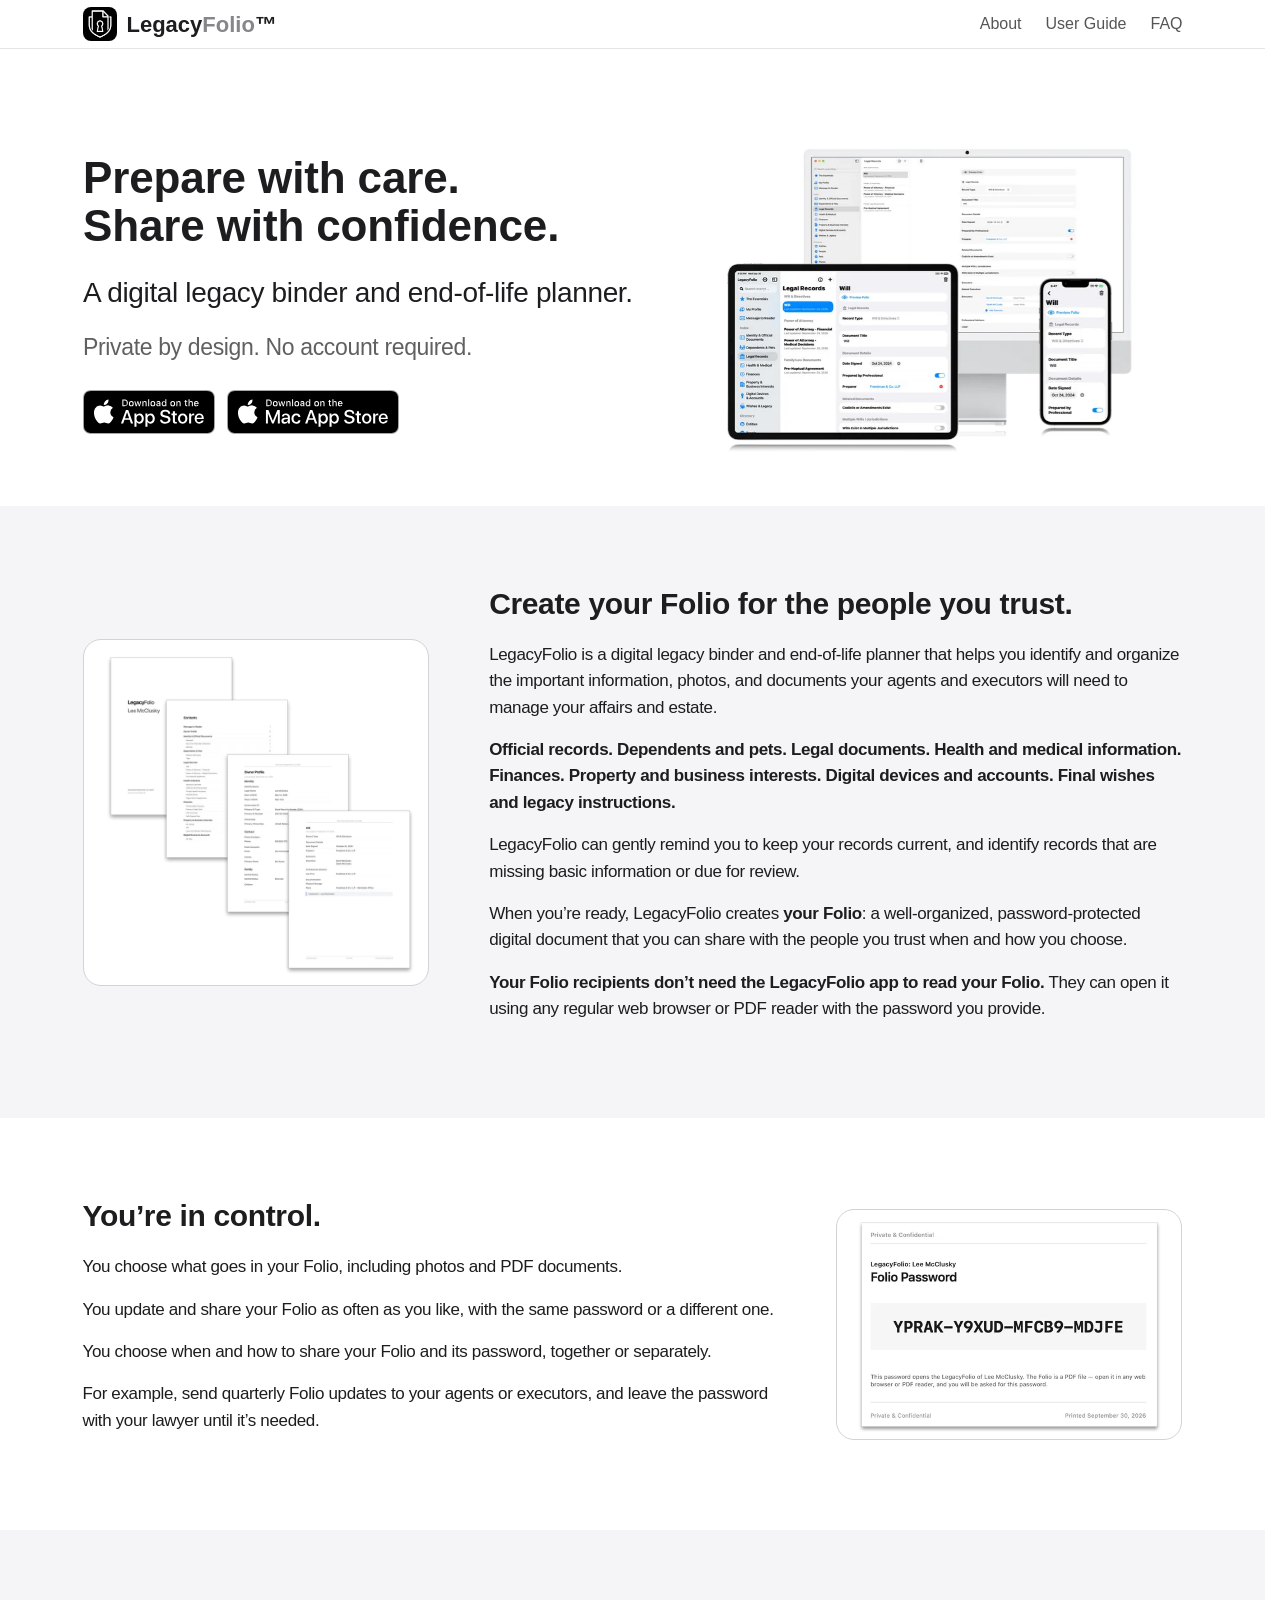
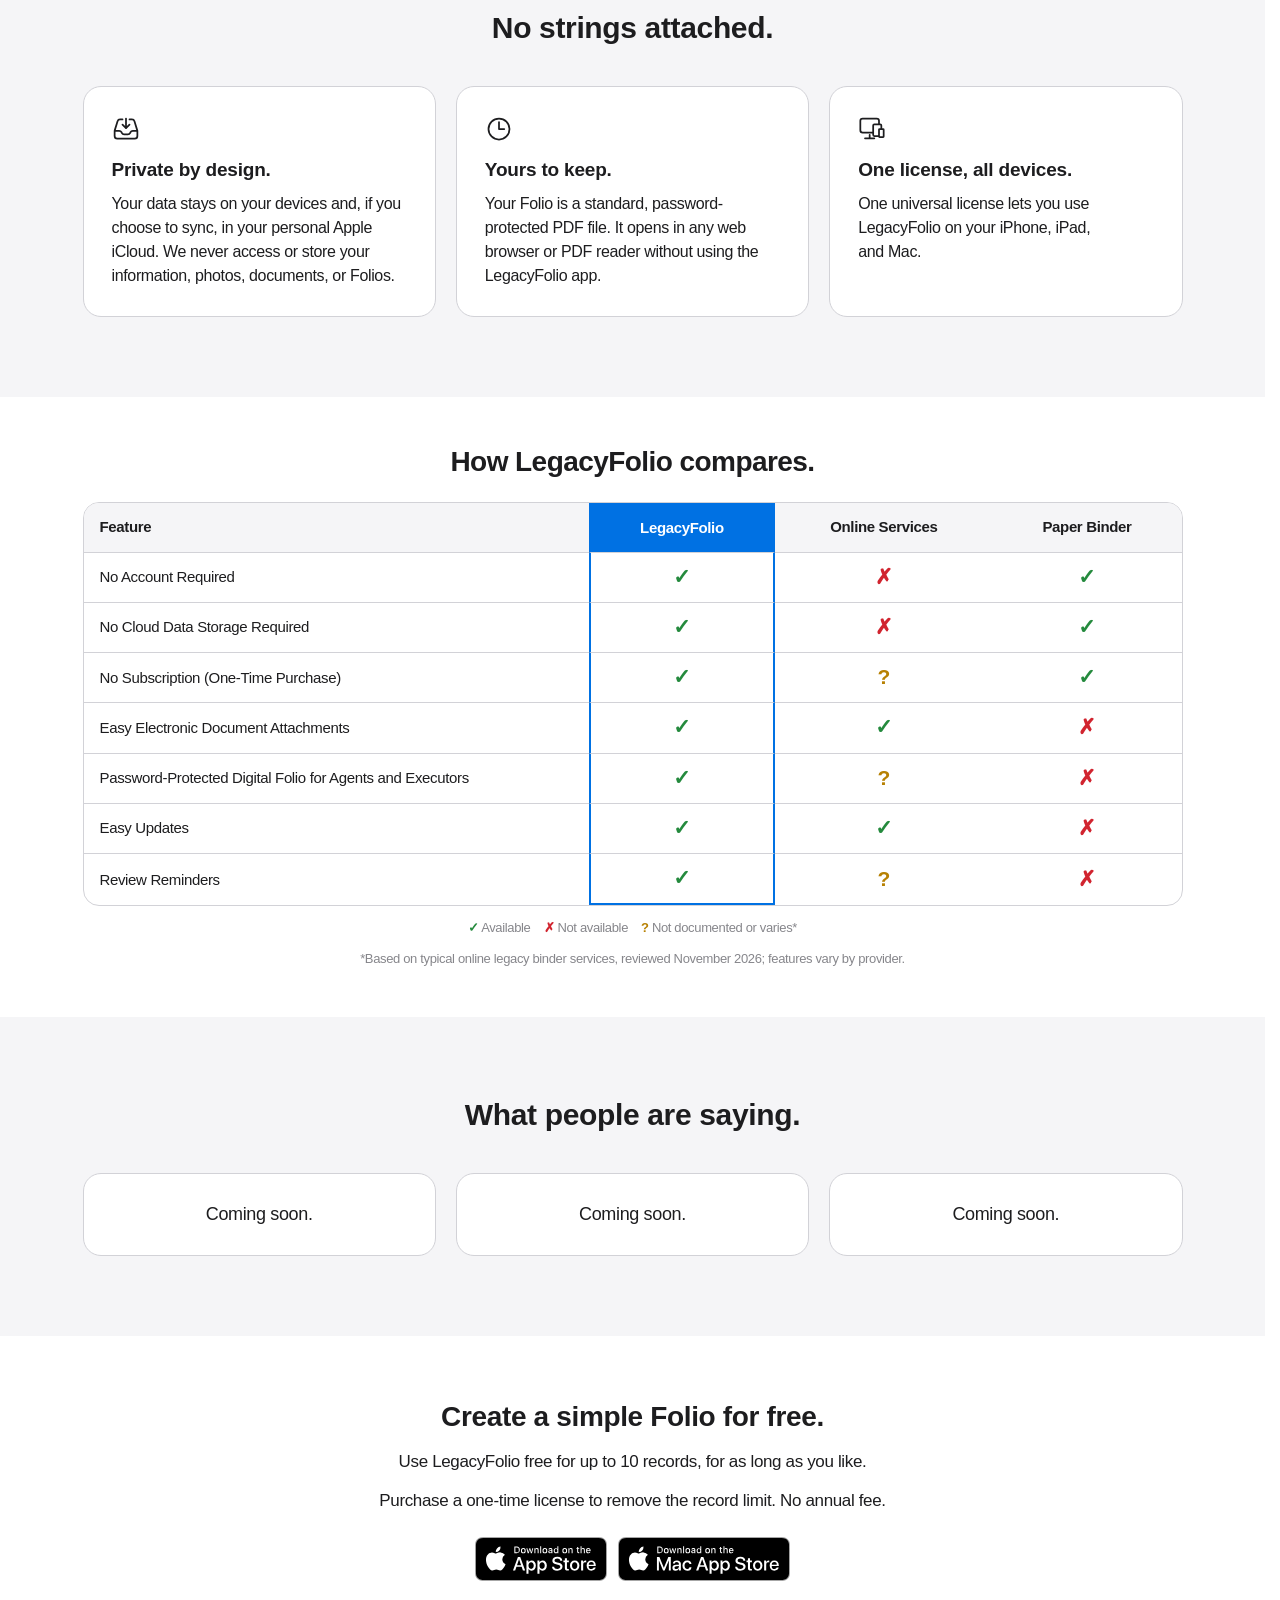
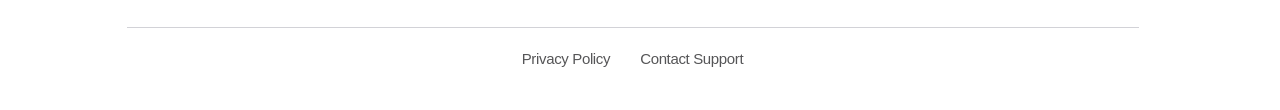
<file: index.html>
<!DOCTYPE html>
<html lang="en">
<head>
    <meta charset="UTF-8">
    <meta name="viewport" content="width=device-width, initial-scale=1.0, viewport-fit=cover">
    <meta name="color-scheme" content="light dark">
    <meta name="theme-color" content="#ffffff" media="(prefers-color-scheme: light)">
    <meta name="theme-color" content="#000000" media="(prefers-color-scheme: dark)">
    <title>LegacyFolio: Digital Legacy Binder and End-of-Life Planner</title>
    <link rel="icon" href="/favicon.ico" sizes="any">
    <link rel="icon" href="/favicon-96x96.png" type="image/png" sizes="96x96">
    <link rel="apple-touch-icon" href="/apple-touch-icon.png">

    <meta name="description" content="A private estate organizer and digital legacy binder for iPhone, iPad, and Mac. Gather what your agents and executors need into one password-protected Folio.">
    <meta name="author" content="Nekudot Design Limited">
    <link rel="canonical" href="https://legacyfolioapp.com/">
    <meta name="robots" content="index, follow, max-image-preview:large">

    <meta property="og:type" content="website">
    <meta property="og:site_name" content="LegacyFolio">
    <meta property="og:title" content="LegacyFolio: Digital Legacy Binder and End-of-Life Planner">
    <meta property="og:description" content="A private estate organizer and digital legacy binder for iPhone, iPad, and Mac. Gather what your agents and executors need into one password-protected Folio.">
    <meta property="og:image" content="https://legacyfolioapp.com/OGImage.jpeg">
    <meta property="og:image:width" content="1200">
    <meta property="og:image:height" content="630">
    <meta property="og:image:alt" content="LegacyFolio on a Mac, an iPad, and an iPhone, showing a will record.">
    <meta property="og:url" content="https://legacyfolioapp.com/">

    <meta name="twitter:card" content="summary_large_image">
    <meta name="twitter:title" content="LegacyFolio: Digital Legacy Binder and End-of-Life Planner">
    <meta name="twitter:description" content="A private estate organizer and digital legacy binder for iPhone, iPad, and Mac. Gather what your agents and executors need into one password-protected Folio.">
    <meta name="twitter:image" content="https://legacyfolioapp.com/OGImage.jpeg">
    <meta name="twitter:image:alt" content="LegacyFolio on a Mac, an iPad, and an iPhone, showing a will record.">

    <script type="application/ld+json">
    {
      "@context": "https://schema.org",
      "@type": "SoftwareApplication",
      "name": "LegacyFolio",
      "url": "https://legacyfolioapp.com/",
      "image": "https://legacyfolioapp.com/hero-2400.webp",
      "operatingSystem": "iOS, iPadOS, macOS",
      "applicationCategory": "ProductivityApplication",
      "offers": [
        {
          "@type": "Offer",
          "name": "Free",
          "price": "0",
          "priceCurrency": "USD",
          "description": "Full functionality with up to 10 records. No time limit."
        }
      ],
      "author": {
        "@type": "Organization",
        "name": "Nekudot Design Limited"
      },
      "publisher": {
        "@type": "Organization",
        "name": "Nekudot Design Limited"
      },
      "description": "A private and secure way to organize the information, documents, and wishes your agents and executors may need to manage your affairs and estate. LegacyFolio creates a well-organized, password-protected digital document that can be opened in any browser and updated whenever your life changes. LegacyFolio does not store your information on its own servers; your data stays on your devices and, if you choose, in your personal Apple iCloud. One universal license covers iPhone, iPad, and Mac.",
      "featureList": [
        "Private by design",
        "No account required",
        "Password-protected PDF Folio that opens in any browser or PDF reader",
        "No LegacyFolio servers; your data stays on your devices and, if you choose, in your personal Apple iCloud",
        "Optional iCloud sync across iPhone, iPad, and Mac",
        "Reminders to review your records periodically"
      ],
      "softwareVersion": "1.0",
      "inLanguage": "en"
    }
    </script>

    <script type="application/ld+json">
    {
      "@context": "https://schema.org",
      "@type": "WebSite",
      "name": "LegacyFolio",
      "url": "https://legacyfolioapp.com/",
      "inLanguage": "en",
      "publisher": {
        "@type": "Organization",
        "name": "Nekudot Design Limited"
      }
    }
    </script>

    <script type="application/ld+json">
    {
      "@context": "https://schema.org",
      "@type": "Organization",
      "name": "Nekudot Design Limited",
      "url": "https://nekudotdesign.com",
      "logo": "https://nekudotdesign.com/logo.svg",
      "email": "support@legacyfolioapp.com",
      "address": {
        "@type": "PostalAddress",
        "addressLocality": "Vancouver",
        "addressRegion": "BC",
        "addressCountry": "CA"
      },
      "contactPoint": {
        "@type": "ContactPoint",
        "contactType": "Customer Support",
        "email": "support@legacyfolioapp.com",
        "availableLanguage": "English"
      }
    }
    </script>

    <link rel="stylesheet" href="shared.css">
    <style>
        body {
            margin: 0;
            padding: 0;
            font-family: var(--font-family);
            color: var(--text-main);
            background-color: #ffffff;
            line-height: 1.47059;
            font-weight: 400;
            letter-spacing: -0.022em;
            -webkit-font-smoothing: antialiased;
            overflow-x: hidden;
        }

        main { overflow-x: hidden; }

        .nowrap { white-space: nowrap; }

        /* Nav, hamburger menu, and mobile overlay are in shared.css */

        /* --- Entrance Animation --- */
        @keyframes fadeInUp {
            from { opacity: 0; transform: translateY(30px) scale(0.98); }
            to { opacity: 1; transform: translateY(0) scale(1); }
        }

        /* --- Hero --- */
        :root { --content-width: 1100px; }

        .hero {
            padding: 80px 20px 40px;
            display: flex;
            flex-direction: row;
            align-items: center;
            justify-content: space-between;
            max-width: 1100px;
            margin: 0 auto;
            gap: 40px;
        }

        .hero-content {
            flex: 0 0 auto;
            width: 50%;
            animation: fadeInUp 1.2s cubic-bezier(0.165, 0.84, 0.44, 1) both;
        }

        .hero-image {
            width: 46%;
            animation: fadeInUp 1.2s cubic-bezier(0.165, 0.84, 0.44, 1) both;
        }

        .hero-content h1 {
            font-size: clamp(32px, 4vw, 44px);
            line-height: 1.1;
            font-weight: 700;
            letter-spacing: -0.003em;
            margin: 0 0 20px;
            text-wrap: balance;
        }

        .hero-content p {
            font-size: clamp(21px, 2.6vw, 28px);
            font-weight: 500;
            line-height: 1.55;
            color: var(--text-main);
            margin: 0 0 16px;
        }

        @media (min-width: 1025px) {
            .hero-content h1 + p { white-space: nowrap; }
        }

        .hero-content p.hero-sub {
            font-size: clamp(18px, 2.2vw, 23px);
            font-weight: 400;
            color: color-mix(in srgb, var(--text-main) 70%, transparent);
        }

        .cta-buttons {
            display: flex;
            flex-wrap: wrap;
            gap: 12px;
            margin: 24px 0 0;
        }

        .hero-img {
            width: 100%;
            height: auto;
            display: block;
        }

        /* --- APP STORE BADGES --- */
        .store-badge {
            height: 44px;
            width: auto;
            display: inline-block;
            transition: transform 0.2s cubic-bezier(0.4, 0, 0.2, 1);
            transform: translateZ(0);
            will-change: transform;
        }
        .store-badge:hover { transform: scale(1.04) translateZ(0); }
        .store-badge:active { transform: scale(0.98) translateZ(0); }

        /* --- Feature sections --- */
        .feature {
            padding: 80px 20px;
        }

        .feature.alt { background-color: var(--bg-light); }

        .feature-inner {
            max-width: 1100px;
            margin: 0 auto;
            display: grid;
            grid-template-columns: 1fr 1fr;
            gap: 60px;
            align-items: center;
        }

        /* The Folio section: narrower image column so the heading fits on one line */
        @media (min-width: 1025px) {
            #folio .feature-inner { grid-template-columns: 1fr 2fr; }
            #folio .section-headline { white-space: nowrap; }
            #control .feature-inner { grid-template-columns: 2fr 1fr; }
        }

        .feature.reverse .feature-copy { order: 2; }
        .feature.reverse .feature-visual { order: 1; }

        /* Feature section with text cards: headline above, cards side by side */
        .info-cards {
            max-width: 1100px;
            margin: 0 auto;
            display: grid;
            grid-template-columns: repeat(3, 1fr);
            gap: 20px;
        }

        .info-card {
            --info-card-bg: #ffffff;
            background-color: var(--info-card-bg);
            border-radius: 18px;
            border: 1px solid var(--border-color);
            padding: 28px;
            display: flex;
            flex-direction: column;
            align-items: flex-start;
        }

        .info-icon {
            width: 28px;
            height: 28px;
            margin-bottom: 16px;
            color: var(--text-main);
        }

        .info-card h3 {
            font-size: 19px;
            font-weight: 600;
            line-height: 1.2;
            letter-spacing: -0.01em;
            margin: 0 0 10px;
        }

        .info-card p {
            font-size: 16px;
            line-height: 1.5;
            color: var(--text-main);
            margin: 0;
            text-wrap: pretty;
        }

        .feature-image {
            box-sizing: border-box;
            width: 100%;
            height: auto;
            display: block;
            border-radius: 18px;
            border: 1px solid var(--border-color);
        }

        /* Folio image: white square behind the transparent image (light mode; black in dark mode, see the dark mode block) */
        #folio .feature-image { background-color: #ffffff; }

        /* The password card image has a wide transparent margin, so it is
           scaled up inside its frame, and the frame is drawn on the wrapper. */
        .paper-texture-wrapper.framed {
            aspect-ratio: 3 / 2;
            border: 1px solid var(--border-color);
            border-radius: 18px;
            box-sizing: border-box;
        }

        .feature-image.fill-frame {
            border: 0;
            border-radius: 0;
            transform: scale(1.3);
            transform-origin: 50% 51%;
        }

        /* Paper texture overlay */
        .paper-texture-wrapper {
            position: relative;
            display: block;
            border-radius: 18px;
            overflow: hidden;
        }

        .paper-texture-wrapper::after {
            content: "";
            position: absolute;
            top: 0;
            left: 0;
            width: 100%;
            height: 100%;
            pointer-events: none;
            opacity: 0.02;
            background-image: url('paper-fibers.png');
            mix-blend-mode: soft-light;
        }

        .section-headline {
            font-size: 30px;
            font-weight: 700;
            line-height: 1.2;
            color: var(--text-main);
            margin: 0 0 20px;
            text-wrap: balance;
        }

        .feature-copy p {
            font-size: 17px;
            line-height: 1.55;
            color: var(--text-main);
            margin: 0 0 16px;
            text-wrap: pretty;
        }

        .feature-copy p.key-line {
            color: var(--text-main);
            font-weight: 600;
        }

        .emph { color: var(--text-main); font-weight: 600; }

        /* --- Testimonials --- */
        .testimonials {
            padding: 80px 0;
            background-color: var(--bg-light);
        }

        .section-header {
            text-align: center;
            padding: 0 20px;
            max-width: 800px;
            margin: 0 auto 40px;
        }

        .section-header p {
            font-size: 17px;
            color: var(--text-secondary);
            margin: 12px 0 0;
        }

        .quotes {
            max-width: 1100px;
            margin: 0 auto;
            display: grid;
            grid-template-columns: repeat(3, 1fr);
            gap: 20px;
        }

        .quote-card {
            background-color: #ffffff;
            border-radius: 18px;
            border: 1px solid var(--border-color);
            padding: 28px;
            margin: 0;
        }

        .quote-card blockquote {
            margin: 0;
            text-align: center;
            font-size: 18px;
            line-height: 1.4;
            font-weight: 500;
            text-wrap: pretty;
        }

        .quote-card figcaption {
            font-size: 14px;
            color: var(--text-secondary);
        }

        /* --- Tap an image to view it full screen (lightbox) --- */
        .gallery-trigger {
            appearance: none;
            -webkit-appearance: none;
            border: 0;
            padding: 0;
            margin: 0;
            width: 100%;
            background: transparent;
            display: block;
            cursor: zoom-in;
            -webkit-tap-highlight-color: transparent;
        }

        .gallery-trigger:focus-visible {
            outline: 2px solid var(--apple-blue);
            outline-offset: 4px;
            border-radius: 18px;
        }

        .gallery-trigger.suppress-focus-ring:focus-visible { outline: none; }

        @keyframes lightboxPop {
            0% { opacity: 0; transform: scale(0.95); }
            100% { opacity: 1; transform: scale(1); }
        }

        @keyframes backdropFade {
            0% { opacity: 0; backdrop-filter: blur(0px); -webkit-backdrop-filter: blur(0px); }
            100% { opacity: 1; backdrop-filter: blur(20px); -webkit-backdrop-filter: blur(20px); }
        }

        dialog.lightbox {
            padding: 0;
            border: none;
            background: transparent;
            max-width: 95vw;
            max-height: 95vh;
            border-radius: 16px;
            outline: none;
            -webkit-tap-highlight-color: transparent;
        }

        dialog.lightbox[open] {
            animation: lightboxPop 0.3s cubic-bezier(0.16, 1, 0.3, 1) forwards;
        }

        dialog.lightbox::backdrop {
            background: rgba(255, 255, 255, 0.5);
            backdrop-filter: blur(20px);
            -webkit-backdrop-filter: blur(20px);
            cursor: zoom-out;
        }

        dialog.lightbox[open]::backdrop {
            animation: backdropFade 0.3s ease-out forwards;
        }

        dialog.lightbox img {
            max-width: 95vw;
            max-height: 95vh;
            width: auto;
            height: auto;
            display: block;
            outline: none;
            cursor: zoom-out;
        }

        @media (prefers-color-scheme: dark) {
            dialog.lightbox::backdrop { background: rgba(0, 0, 0, 0.75); }
        }

        @media (prefers-reduced-motion: reduce) {
            dialog.lightbox[open],
            dialog.lightbox[open]::backdrop { animation: none; }
        }

        /* --- Footer --- */
        footer {
            padding: 60px 10% 40px;
            text-align: center;
            background-color: #ffffff;
        }

        .footer-cta { max-width: 700px; margin: 0 auto; }

        .footer-cta h2 {
            font-size: 28px;
            margin: 0 0 12px;
            text-wrap: balance;
        }

        .footer-cta p {
            font-size: 17px;
            color: var(--text-main);
            margin: 0 0 14px;
            text-wrap: pretty;
        }

        .footer-cta p.key-line { color: var(--text-main); font-weight: 600; }

        .footer-cta .cta-buttons { justify-content: center; }

        .footer-nav {
            margin-top: 40px;
            display: flex;
            justify-content: center;
            gap: 30px;
            border-top: 1px solid var(--border-color);
            padding-top: 20px;
        }

        /* .footer-nav a link styling is in shared.css */

        /* --- Tablet / Mobile --- */
        @media (max-width: 1024px) {
            .hero {
                flex-direction: column;
                padding: calc(60px + env(safe-area-inset-top)) 8% 40px;
                text-align: center;
                gap: 32px;
            }
            .hero-content { width: 100%; display: flex; flex-direction: column; align-items: center; }
            .hero-image { width: 100%; }
            .cta-buttons { justify-content: center; }

            :root { --gutter: 8%; }
            .feature { padding: 60px 8%; }
            .feature-inner { grid-template-columns: 1fr; gap: 36px; }
            .feature.reverse .feature-copy,
            .feature.reverse .feature-visual { order: initial; }

            .quotes { grid-template-columns: 1fr; padding: 0 8%; }
            .info-cards { grid-template-columns: 1fr; }
        }

        @media (max-width: 768px) {
            .footer-nav { gap: 15px; }
        }

        /* --- NATIVE DARK MODE SUPPORT --- */
        /* Color variables and nav dark styling are in shared.css */
        @media (prefers-color-scheme: dark) {
            body { background-color: #000000; }
            footer { background-color: #000000; }

            #folio .feature-image { background-color: #000000; }

            .info-card { --info-card-bg: #000000; }
            .quote-card { background-color: #000000; }
        }

        /* --- REDUCED MOTION SUPPORT --- */
        @media (prefers-reduced-motion: reduce) {
            .hero-content,
            .hero-image {
                animation: none;
                opacity: 1;
                transform: none;
            }
            .store-badge { transition: none; }
        }

        /* --- Compact comparison matrix --- */
        .comparison-band {
            padding: 48px 20px;
            background-color: #ffffff;
        }
        .comparison-inner {
            max-width: 1100px;
            margin: 0 auto;
        }
        .comparison-heading {
            margin: 0 0 24px;
            text-align: center;
            font-size: 28px;
            line-height: 1.2;
            font-weight: 700;
            letter-spacing: -0.02em;
            text-wrap: balance;
        }
        .comparison-table-wrap {
            overflow-x: auto;
            border: 1px solid var(--border-color);
            border-radius: 16px;
            background: #ffffff;
            -webkit-overflow-scrolling: touch;
        }
        .comparison-table {
            width: 100%;
            border-collapse: separate;
            border-spacing: 0;
            font-size: 15px;
            line-height: 1.35;
        }
        .comparison-table th,
        .comparison-table td {
            padding: 13px 16px;
            border-bottom: 1px solid var(--border-color);
            text-align: center;
            vertical-align: middle;
        }
        .comparison-table thead th {
            font-weight: 600;
            background: var(--bg-light);
        }
        .comparison-table th:first-child,
        .comparison-table td:first-child {
            width: 46%;
            text-align: left;
        }
        .comparison-table th:nth-child(2),
        .comparison-table td:nth-child(2) {
            border-left: 2px solid var(--apple-blue);
            border-right: 2px solid var(--apple-blue);
        }
        .comparison-table th:nth-child(2) {
            border-top: 2px solid var(--apple-blue);
            background: var(--apple-blue);
            color: #ffffff;
        }
        .comparison-table td:nth-child(2) {
            background: #ffffff;
        }
        .comparison-table tbody tr:last-child td { border-bottom: 0; }
        .comparison-table tbody tr:last-child td:nth-child(2) {
            border-bottom: 2px solid var(--apple-blue);
        }
        .comparison-table .status {
            display: inline-block;
            min-width: 1.2em;
            font-size: 21px;
            font-weight: 600;
            line-height: 1;
        }
        .comparison-table .yes { color: #248a3d; }
        .comparison-table .no { color: #d1242f; }
        .comparison-table .unknown { color: #b78103; }
        .comparison-legend .yes { color: #248a3d; font-weight: 600; }
        .comparison-legend .no { color: #d1242f; font-weight: 600; }
        .comparison-legend .unknown { color: #b78103; font-weight: 600; }
        .comparison-legend {
            margin: 12px 0 0;
            color: var(--text-secondary);
            text-align: center;
            font-size: 13px;
        }
        @media (max-width: 640px) {
            .comparison-band { padding: 40px 8%; }
            .comparison-heading { font-size: 25px; margin-bottom: 18px; }
            .comparison-table { font-size: 13px; }
            .comparison-table th, .comparison-table td { padding: 10px 6px; }
            .comparison-table th:first-child,
            .comparison-table td:first-child { width: 40%; padding-left: 10px; }
            .comparison-table .status { font-size: 19px; }
        }
        @media (prefers-color-scheme: dark) {
            .comparison-band { background-color: #000000; }
            .comparison-table-wrap { background: #000000; }
            .comparison-table th:nth-child(2) { color: #000000; }
            .comparison-table td:nth-child(2) { background: #000000; }
        }
    </style>
</head>
<body>

    <nav>
        <a href="index.html" class="logo-container">
            <img src="AppIcon.webp" alt="" class="logo-img">
            <span>Legacy<span class="logo-folio">Folio</span>™</span>
        </a>

        <button class="menu-toggle" id="menu-toggle" aria-label="Toggle navigation" aria-expanded="false" aria-controls="nav-links">
            <span class="hamburger-bar"></span>
            <span class="hamburger-bar"></span>
            <span class="hamburger-bar"></span>
        </button>

        <div class="nav-links" id="nav-links">
            <a href="about.html">About</a>
            <a href="manual.html">User Guide</a>
            <a href="faq.html">FAQ</a>
        </div>
    </nav>

    <main>
        <!-- Hero -->
        <section class="hero">
            <div class="hero-content">
                <h1>Prepare with care.<br>Share with confidence.</h1>
                <p><span class="nowrap">A digital legacy binder</span> <span class="nowrap">and end-of-life planner.</span></p>
                <p class="hero-sub"><span class="nowrap">Private by design.</span> <span class="nowrap">No account required.</span></p>
                <div class="cta-buttons">
                    <!-- TODO: replace # with the LegacyFolio App Store URL -->
                    <a href="#" aria-label="Download free on the App Store">
                        <img src="app-store-badge.svg" alt="Download on the App Store" class="store-badge">
                    </a>
                    <a href="#" aria-label="Download free on the Mac App Store">
                        <img src="mac-app-store-badge.svg" alt="Download on the Mac App Store" class="store-badge">
                    </a>
                </div>
            </div>
            <div class="hero-image">
                <button type="button" class="gallery-trigger" aria-label="View larger image: LegacyFolio on iPhone, iPad, and Mac">
                    <img src="hero-1600.webp" srcset="hero-800.webp 800w, hero-1600.webp 1600w, hero-2400.webp 2400w" sizes="(max-width: 1024px) 84vw, 550px" data-full-src="hero-2400.webp" width="2400" height="1600" fetchpriority="high" loading="eager" class="hero-img" alt="" data-full-alt="LegacyFolio on a Mac, an iPad, and an iPhone, showing a will record, with the category list in the sidebar.">
                </button>
            </div>
        </section>

        <!-- The Folio -->
        <section class="feature alt reverse" id="folio">
            <div class="feature-inner">
                <div class="feature-copy">
                    <h2 class="section-headline">Create your Folio for the people you trust.</h2>
                    <p>LegacyFolio is a digital legacy binder and end-of-life planner that helps you identify and organize the important information, photos, and documents your agents and executors will need to manage your affairs and estate.</p>
                    <p class="key-line">Official records. Dependents and pets. Legal documents. Health and medical information. Finances. Property and business interests. Digital devices and accounts. Final wishes and legacy instructions.</p>
                    <p>LegacyFolio can gently remind you to keep your records current, and identify records that are missing basic information or due for review.</p>
                    <p>When you&rsquo;re ready, LegacyFolio creates <span class="emph">your Folio</span>: a well-organized, password-protected digital document that you can share with the people you trust when and how you choose.</p>
                    <p><span class="emph">Your Folio recipients don&rsquo;t need the LegacyFolio app to read your Folio.</span> They can open it using any regular web browser or PDF reader with the password you provide.</p>
                </div>
                <div class="feature-visual">
                    <button type="button" class="gallery-trigger" aria-label="View larger image: sample Folio pages">
                        <img src="folio-1600.webp" srcset="folio-800.webp 800w, folio-1600.webp 1600w, folio-2400.webp 2400w" sizes="(max-width: 1024px) 84vw, 520px" data-full-src="folio-2400.webp" width="2400" height="2400" loading="lazy" class="feature-image" alt="" data-full-alt="Sample pages from a LegacyFolio Folio: the cover, the table of contents, an owner profile page, and a will page.">
                    </button>
                </div>
            </div>
        </section>

        <!-- Your Control -->
        <section class="feature" id="control">
            <div class="feature-inner">
                <div class="feature-copy">
                    <h2 class="section-headline">You&rsquo;re in control.</h2>
                    <p>You choose what goes in your Folio, including photos and PDF documents.</p>
                    <p>You update and share your Folio as often as you like, with the same password or a different one.</p>
                    <p>You choose when and how to share your Folio and its password, together or separately.</p>
                    <p>For example, send quarterly Folio updates to your agents or executors, and leave the password with your lawyer until it&rsquo;s needed.</p>
                </div>
                <div class="feature-visual">
                    <button type="button" class="gallery-trigger" aria-label="View larger image: Folio password card">
                        <span class="paper-texture-wrapper framed">
                            <img src="password-1600.webp" srcset="password-800.webp 800w, password-1600.webp 1600w, password-2400.webp 2400w" sizes="(max-width: 1024px) 110vw, 680px" data-full-src="password-2400.webp" width="2400" height="1600" loading="lazy" class="feature-image fill-frame" alt="" data-full-alt="A LegacyFolio password card showing a sample Folio password.">
                        </span>
                    </button>
                </div>
            </div>
        </section>

        <!-- Privacy -->
        <section class="feature alt" id="privacy">
            <div class="section-header">
                <h2 class="section-headline">No strings attached.</h2>
            </div>
            <div class="info-cards">
                <div class="info-card">
                    <svg class="info-icon" aria-hidden="true" fill="none" viewBox="0 0 24 24" stroke="currentColor" stroke-width="1.5"><path stroke-linecap="round" stroke-linejoin="round" d="M9 3.75H6.912a2.25 2.25 0 00-2.15 1.588L2.35 13.177a2.25 2.25 0 00-.1.661V18a2.25 2.25 0 002.25 2.25h15A2.25 2.25 0 0021.75 18v-4.162c0-.224-.034-.447-.1-.661L19.24 5.338a2.25 2.25 0 00-2.15-1.588H15M2.25 13.5h3.86a2.25 2.25 0 012.012 1.244l.256.512a2.25 2.25 0 002.013 1.244h3.218a2.25 2.25 0 002.013-1.244l.256-.512a2.25 2.25 0 012.013-1.244h3.859M12 3v8.25m0 0l-3-3m3 3l3-3" /></svg>
                    <h3>Private by design.</h3>
                    <p>Your data stays on your devices and, if you choose to sync, in your personal Apple iCloud. We never access or store your information, photos, documents, or Folios.</p>
                </div>
                <div class="info-card">
                    <svg class="info-icon" aria-hidden="true" fill="none" viewBox="0 0 24 24" stroke="currentColor" stroke-width="1.5"><path stroke-linecap="round" stroke-linejoin="round" d="M12 6v6h4.5m4.5 0a9 9 0 11-18 0 9 9 0 0118 0z" /></svg>
                    <h3>Yours to keep.</h3>
                    <p>Your Folio is a standard, password-protected PDF file. It opens in any web browser or PDF reader without using the LegacyFolio app.</p>
                </div>
                <div class="info-card">
                    <svg class="info-icon" aria-hidden="true" fill="none" viewBox="0 0 24 24" stroke="currentColor" stroke-width="1.5"><path stroke-linecap="round" stroke-linejoin="round" d="M2 5a2 2 0 012-2h12a2 2 0 012 2v8a2 2 0 01-2 2H4a2 2 0 01-2-2V5z" /><path stroke-linecap="round" stroke-linejoin="round" d="M6 20h8M10 17v3" /><rect x="13" y="8" width="7" height="10" rx="1" stroke="currentColor" style="fill:var(--info-card-bg)" /><rect x="18" y="12" width="4" height="7" rx="0.5" stroke="currentColor" style="fill:var(--info-card-bg)" /></svg>
                    <h3>One license, all devices.</h3>
                    <p>One universal license lets you use LegacyFolio on your iPhone, iPad, and Mac.</p>
                </div>
            </div>
        </section>

        <!-- Compact comparison matrix -->
        <section class="comparison-band" aria-labelledby="comparison-heading">
            <div class="comparison-inner">
                <h2 class="comparison-heading" id="comparison-heading">How LegacyFolio compares.</h2>
                <div class="comparison-table-wrap">
                    <table class="comparison-table">
                        <thead>
                            <tr>
                                <th scope="col">Feature</th>
                                <th scope="col">LegacyFolio</th>
                                <th scope="col">Online Services</th>
                                <th scope="col">Paper Binder</th>
                            </tr>
                        </thead>
                        <tbody>
                            <tr>
                                <td>No Account Required</td>
                                <td><span class="status yes" aria-label="Available">✓</span></td>
                                <td><span class="status no" aria-label="Typically unavailable">✗</span></td>
                                <td><span class="status yes" aria-label="Available">✓</span></td>
                            </tr>
                            <tr>
                                <td>No Cloud Data Storage Required</td>
                                <td><span class="status yes" aria-label="Available">✓</span></td>
                                <td><span class="status no" aria-label="Typically unavailable">✗</span></td>
                                <td><span class="status yes" aria-label="Available">✓</span></td>
                            </tr>
                            <tr>
                                <td>No Subscription (One-Time Purchase)</td>
                                <td><span class="status yes" aria-label="Available">✓</span></td>
                                <td><span class="status unknown" aria-label="Not documented or varies">?</span></td>
                                <td><span class="status yes" aria-label="Available">✓</span></td>
                            </tr>
                            <tr>
                                <td>Easy Electronic Document Attachments</td>
                                <td><span class="status yes" aria-label="Available">✓</span></td>
                                <td><span class="status yes" aria-label="Available">✓</span></td>
                                <td><span class="status no" aria-label="Unavailable">✗</span></td>
                            </tr>
                            <tr>
                                <td>Password-Protected Digital Folio for Agents and Executors</td>
                                <td><span class="status yes" aria-label="Available">✓</span></td>
                                <td><span class="status unknown" aria-label="Not documented or varies">?</span></td>
                                <td><span class="status no" aria-label="Unavailable">✗</span></td>
                            </tr>
                            <tr>
                                <td>Easy Updates</td>
                                <td><span class="status yes" aria-label="Available">✓</span></td>
                                <td><span class="status yes" aria-label="Available">✓</span></td>
                                <td><span class="status no" aria-label="Not inherent to a paper binder">✗</span></td>
                            </tr>
                            <tr>
                                <td>Review Reminders</td>
                                <td><span class="status yes" aria-label="Available">✓</span></td>
                                <td><span class="status unknown" aria-label="Not documented or varies">?</span></td>
                                <td><span class="status no" aria-label="Not inherent to a paper binder">✗</span></td>
                            </tr>
                        </tbody>
                    </table>
                </div>
                <p class="comparison-legend"><span class="yes">✓</span> Available &nbsp;&nbsp; <span class="no">✗</span> Not available &nbsp;&nbsp; <span class="unknown">?</span> Not documented or varies*</p>
                <p class="comparison-legend">*Based on typical online legacy binder services, reviewed November 2026; features vary by provider.</p>
            </div>
        </section>

        <!-- Testimonials -->
        <section class="testimonials" id="testimonials">
            <div class="section-header">
                <h2 class="section-headline">What people are saying.</h2>
            </div>
            <div class="quotes">
                <figure class="quote-card">
                    <blockquote>Coming soon.</blockquote>
                </figure>
                <figure class="quote-card">
                    <blockquote>Coming soon.</blockquote>
                </figure>
                <figure class="quote-card">
                    <blockquote>Coming soon.</blockquote>
                </figure>
            </div>
        </section>

    </main>

    <footer>
        <div class="footer-cta">
            <h2>Create a simple Folio for free.</h2>
            <p>Use LegacyFolio free for up to 10 records, for as long as you like.</p>
            <p>Purchase a one-time license to remove the record limit. No annual fee.</p>
            <div class="cta-buttons">
                <a href="#" aria-label="Download free on the App Store">
                    <img src="app-store-badge.svg" alt="Download on the App Store" class="store-badge">
                </a>
                <a href="#" aria-label="Download free on the Mac App Store">
                    <img src="mac-app-store-badge.svg" alt="Download on the Mac App Store" class="store-badge">
                </a>
            </div>
        </div>
        <div class="footer-nav">
            <a href="privacy.html">Privacy Policy</a>
            <a href="mailto:support@legacyfolioapp.com?subject=LegacyFolio%20Support%20Request">Contact Support</a>
        </div>
    </footer>

    <dialog class="lightbox" id="lightbox" aria-label="Enlarged image view">
        <img alt="" id="lightbox-img">
    </dialog>

    <script src="script.js" defer></script>
    <script src="nav.js"></script>
</body>
</html>
</file>
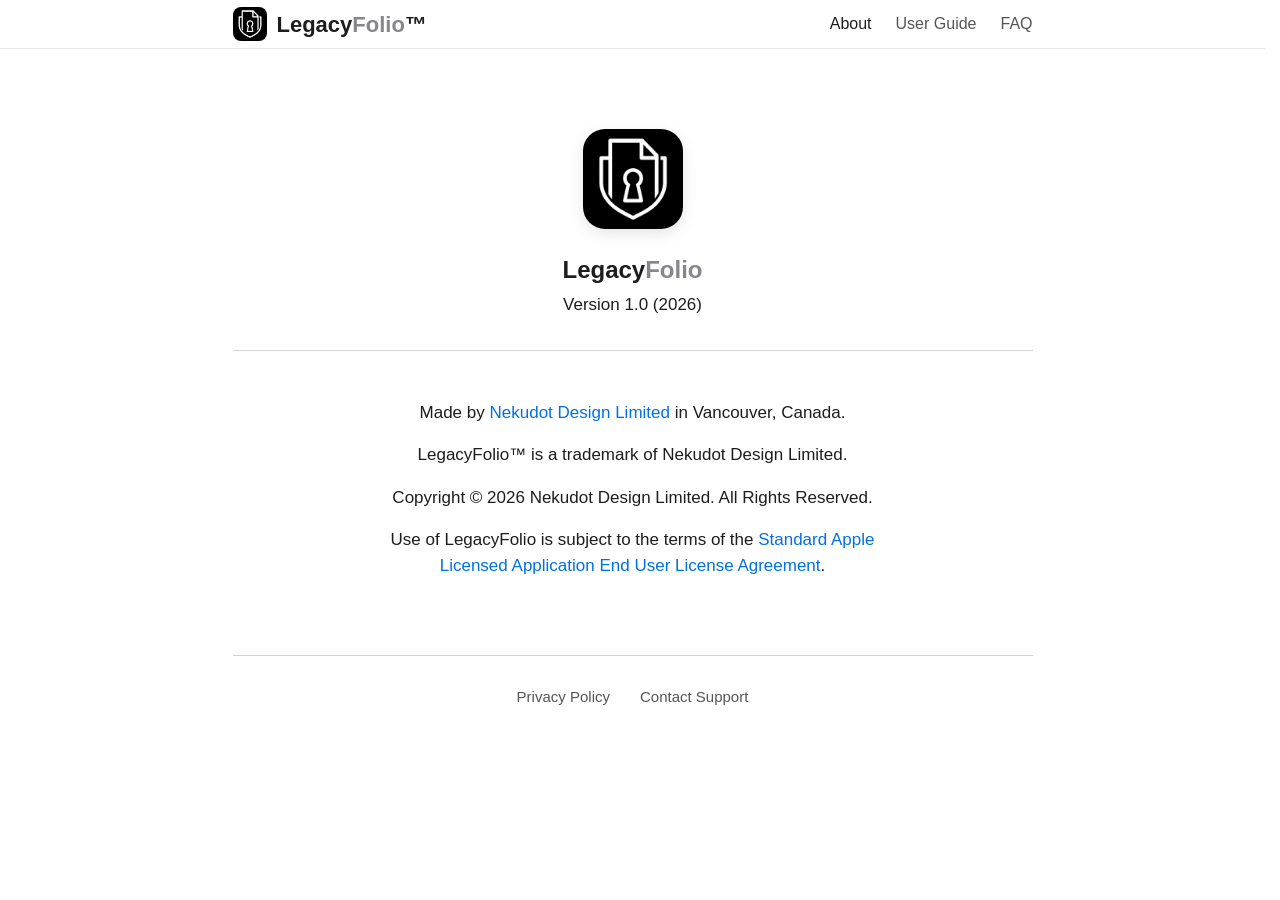
<file: about.html>
<!DOCTYPE html>
<html lang="en">
<head>
    <meta charset="UTF-8">
    <meta name="viewport" content="width=device-width, initial-scale=1.0">
    <meta name="color-scheme" content="light dark">
    <meta name="theme-color" content="#ffffff" media="(prefers-color-scheme: light)">
    <meta name="theme-color" content="#000000" media="(prefers-color-scheme: dark)">
    <title>LegacyFolio | About</title>
    <link rel="canonical" href="https://legacyfolioapp.com/about.html">
    <link rel="icon" href="/favicon.ico" sizes="any">
    <link rel="icon" href="/favicon-96x96.png" type="image/png" sizes="96x96">
    <link rel="apple-touch-icon" href="/apple-touch-icon.png">

    <meta name="description" content="About LegacyFolio, the private and secure way to organize your information, documents, and wishes for iPhone, iPad, and Mac. Made by Nekudot Design Limited in Vancouver, Canada.">
    <meta property="og:title" content="LegacyFolio | About">
    <meta property="og:description" content="About LegacyFolio, the private and secure way to organize your information, documents, and wishes for iPhone, iPad, and Mac. Made by Nekudot Design Limited in Vancouver, Canada.">
    <meta property="og:image" content="https://legacyfolioapp.com/OGImage.jpeg">
    <meta property="og:image:width" content="1200">
    <meta property="og:image:height" content="630">
    <meta property="og:image:alt" content="LegacyFolio on a Mac, an iPad, and an iPhone, showing a will record.">
    <meta property="og:type" content="website">
    <meta property="og:site_name" content="LegacyFolio">
    <meta property="og:url" content="https://legacyfolioapp.com/about.html">
    <meta name="twitter:card" content="summary_large_image">
    <meta name="twitter:title" content="LegacyFolio | About">
    <meta name="twitter:description" content="About LegacyFolio, the private and secure way to organize your information, documents, and wishes for iPhone, iPad, and Mac. Made by Nekudot Design Limited in Vancouver, Canada.">
    <meta name="twitter:image" content="https://legacyfolioapp.com/OGImage.jpeg">
    <meta name="twitter:image:alt" content="LegacyFolio on a Mac, an iPad, and an iPhone, showing a will record.">

    <link rel="stylesheet" href="shared.css">
    <style>
        body {
            margin: 0;
            padding: 0;
            font-family: var(--font-family);
            color: var(--text-main);
            background-color: #ffffff;
            line-height: 1.5;
            -webkit-font-smoothing: antialiased;
        }

        /* Nav, hamburger menu, and mobile overlay are in shared.css */

        /* Container */
        :root { --content-width: 800px; }

        .container {
            max-width: 800px;
            margin: 0 auto;
            padding: 40px 20px;
            text-align: center;
        }

        /* App Header Section - Matches AboutView.swift */
        .app-header {
            margin-top: 40px;
            margin-bottom: 32px;
        }

        .app-icon {
            width: 100px; /* Matches frame size in Swift */
            height: 100px;
            border-radius: 22px; /* Matches cornerRadius in Swift */
            object-fit: cover;
            box-shadow: 0 5px 15px rgba(0,0,0,0.1);
            margin-bottom: 16px;
        }

        .app-name {
            font-size: 24px;
            font-weight: 700;
            margin: 0 0 4px 0;
        }

        .version-text {
            font-size: 17px;
            color: var(--text-main);
            margin: 0;
        }

        hr {
            border: 0;
            border-top: 1px solid var(--border-color);
            margin: 32px 0;
        }

        /* Legal Content Section - Matches AboutView.swift */
        .legal-content {
            font-size: 17px;
            color: var(--text-main);
            display: flex;
            flex-direction: column;
            gap: 12px;
            padding-bottom: 20px;
        }

        .legal-text {
            max-width: 500px;
            margin: 0 auto;
        }

        .legal-text a {
            color: var(--apple-blue);
            text-decoration: none;
        }

        .legal-text a:hover {
            text-decoration: underline;
        }

        /* Unified Footer Navigation - Matches index.html */
        .footer-nav {
            margin-top: 40px;
            display: flex;
            justify-content: center;
            gap: 30px;
            border-top: 1px solid var(--border-color);
            padding: 30px 0 60px;
        }

        /* .footer-nav a link styling is in shared.css */

        /* Mobile: page-specific footer-nav layout only (nav overlay is in shared.css) */
        @media (max-width: 768px) {
            .footer-nav {
                gap: 15px;
                padding: 20px 0 40px;
            }
        }

        /* --- NATIVE DARK MODE SUPPORT --- */
        /* Color variables and nav dark styling are in shared.css */
        @media (prefers-color-scheme: dark) {
            body {
                background-color: #000000;
            }
        }

    </style>
</head>
<body>

    <nav>
        <a href="index.html" class="logo-container">
            <img src="AppIcon.webp" alt="" class="logo-img">
            <span>Legacy<span class="logo-folio">Folio</span>™</span>
        </a>

        <button class="menu-toggle" id="menu-toggle" aria-label="Toggle navigation" aria-expanded="false" aria-controls="nav-links">
            <span class="hamburger-bar"></span>
            <span class="hamburger-bar"></span>
            <span class="hamburger-bar"></span>
        </button>

        <div class="nav-links" id="nav-links">
            <a href="about.html" class="current" aria-current="page">About</a>
            <a href="manual.html">User Guide</a>
            <a href="faq.html">FAQ</a>
        </div>
    </nav>

    <div class="container">
        <main>

        <section class="app-header">
            <img src="AppIcon.webp" alt="" class="app-icon">
            <h1 class="app-name">Legacy<span class="logo-folio">Folio</span></h1>
            <p class="version-text">Version 1.0 (2026)</p>
        </section>

        <hr>

        <section class="legal-content">
            <div class="legal-text">
                <p>Made by <a href="https://nekudotdesign.com" target="_blank" rel="noopener noreferrer">Nekudot&nbsp;Design&nbsp;Limited</a> in Vancouver,&nbsp;Canada.</p>
                <p>LegacyFolio™ is a trademark of Nekudot&nbsp;Design&nbsp;Limited.</p>
                <p>Copyright &copy; 2026 Nekudot&nbsp;Design&nbsp;Limited. All&nbsp;Rights&nbsp;Reserved.</p>
                <p>Use of LegacyFolio is subject to the terms of the <a href="https://www.apple.com/legal/internet-services/itunes/dev/stdeula/" target="_blank" rel="noopener noreferrer">Standard Apple Licensed Application End&nbsp;User&nbsp;License&nbsp;Agreement</a>.</p>
            </div>
        </section>

        </main>

        <footer class="footer-nav">
            <a href="privacy.html">Privacy Policy</a>
            <a href="mailto:support@legacyfolioapp.com?subject=LegacyFolio%20Support%20Request">Contact Support</a>
        </footer>
    </div>

    <script src="nav.js"></script>
</body>
</html>
</file>
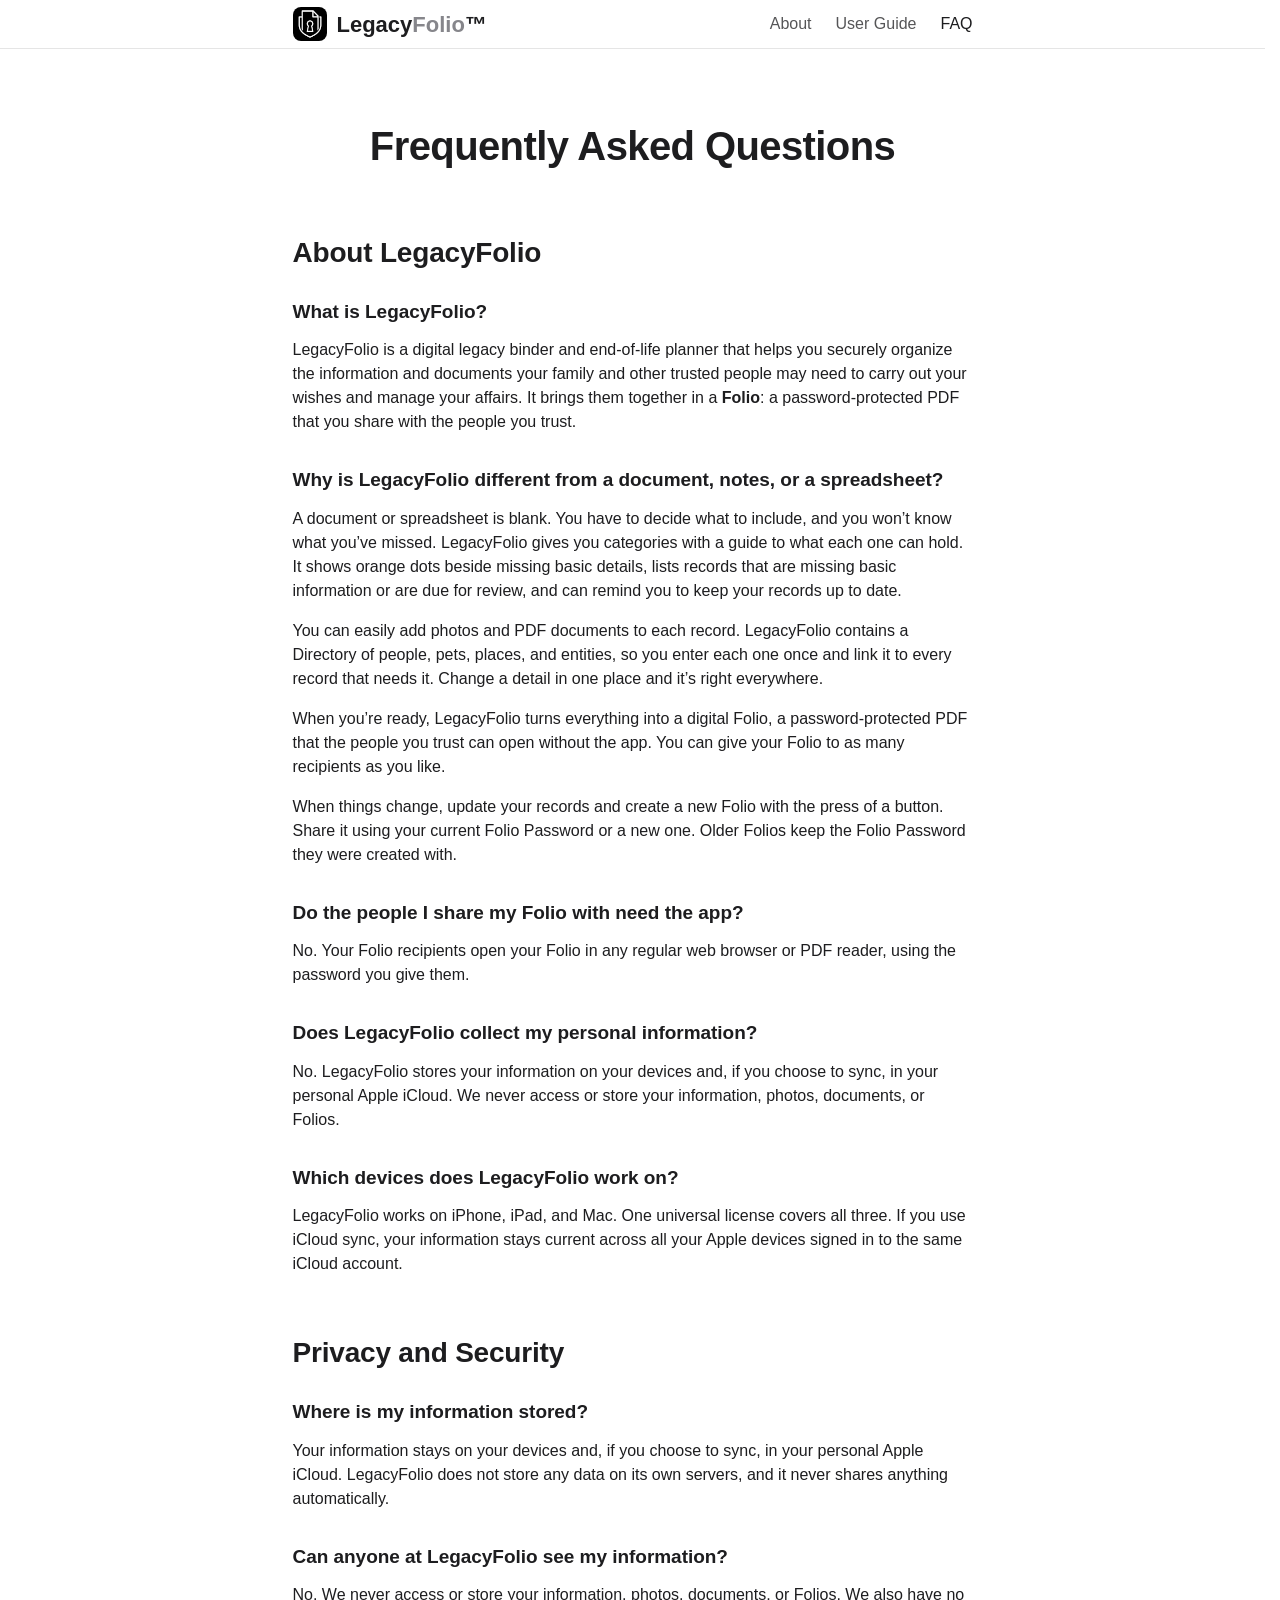
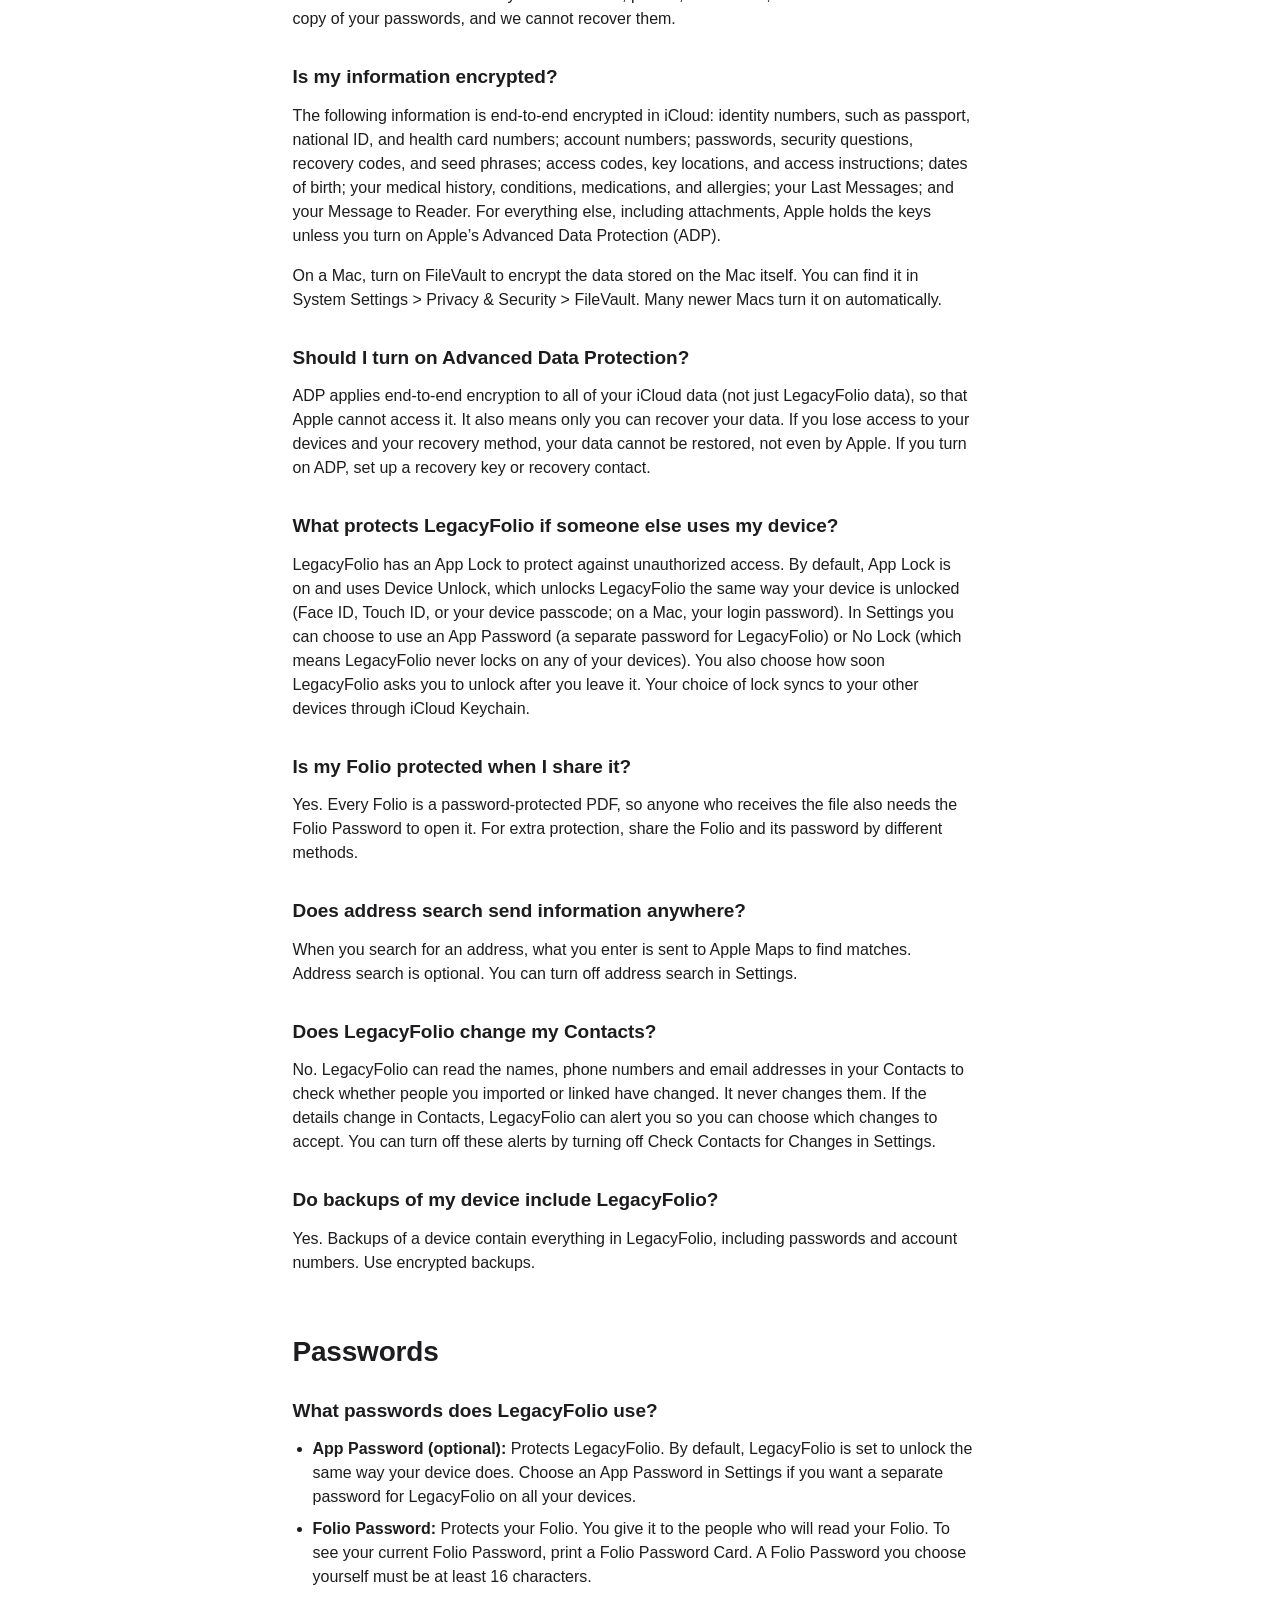
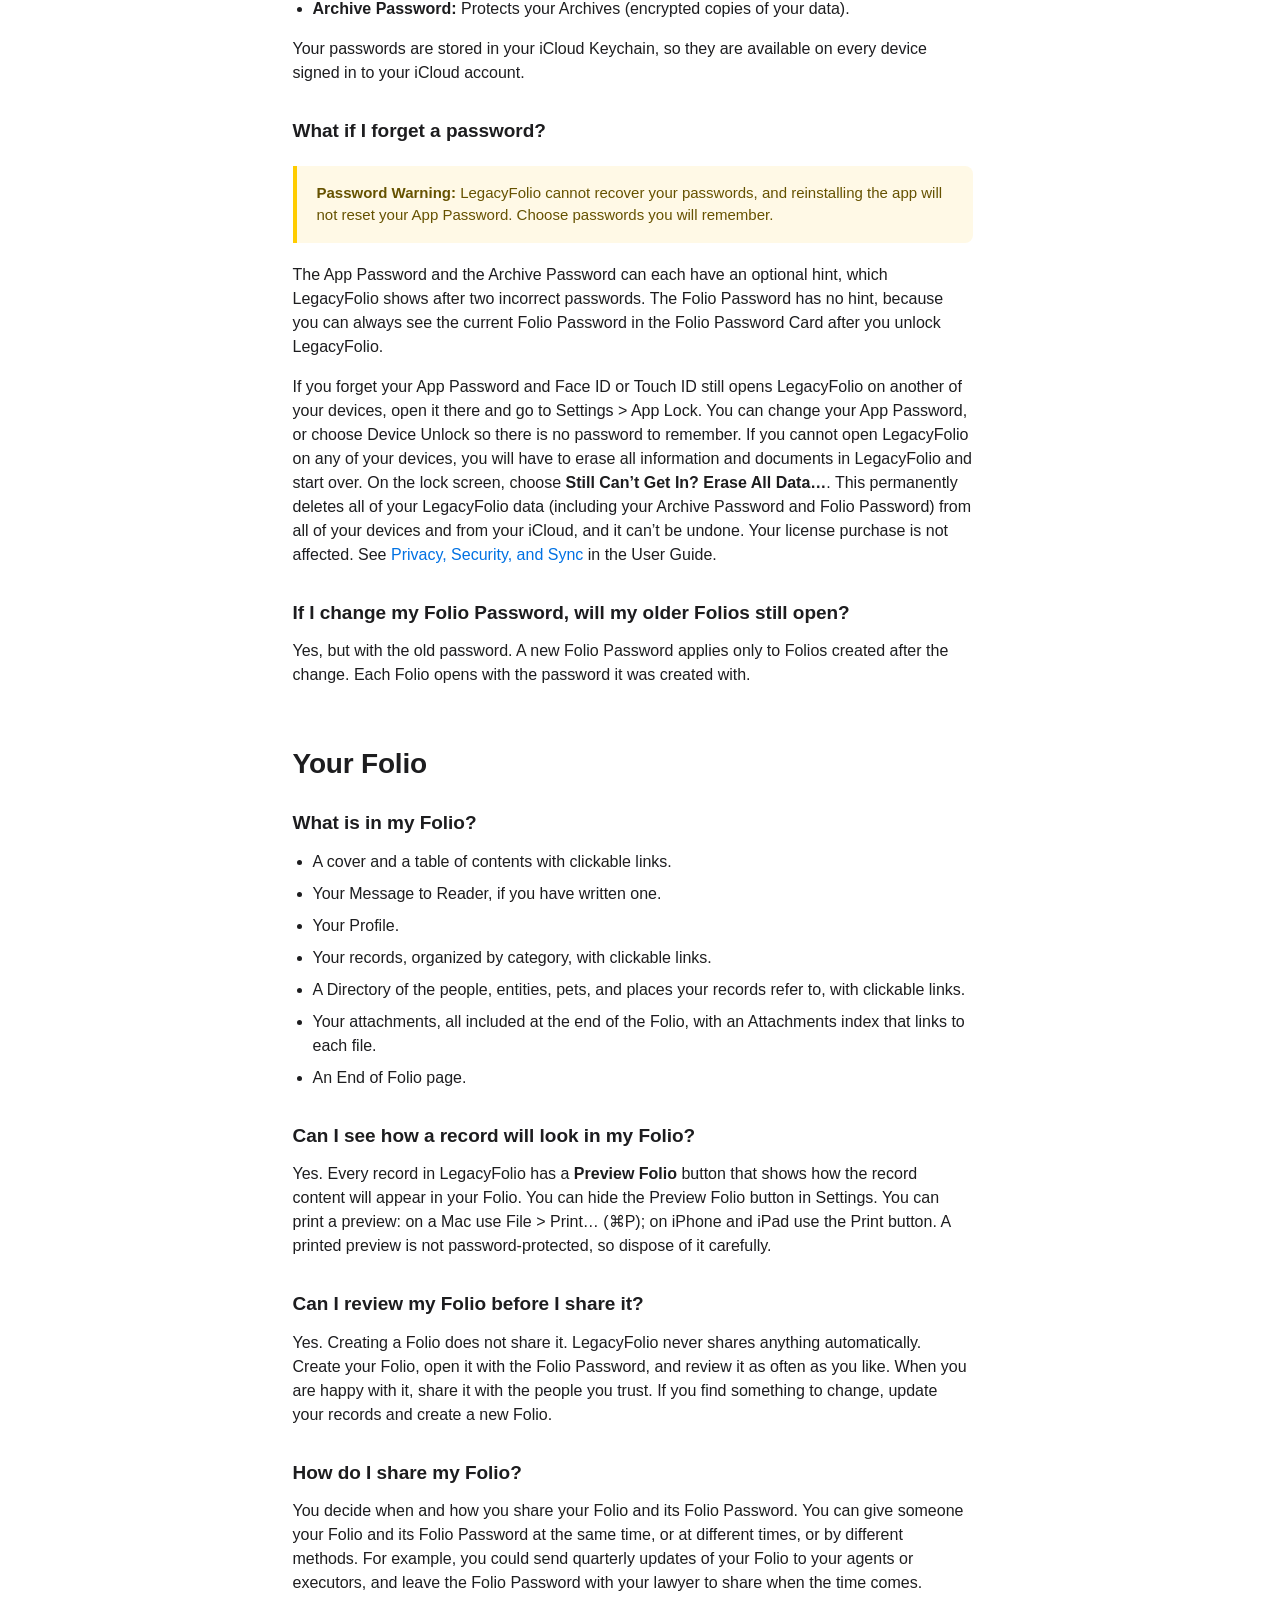
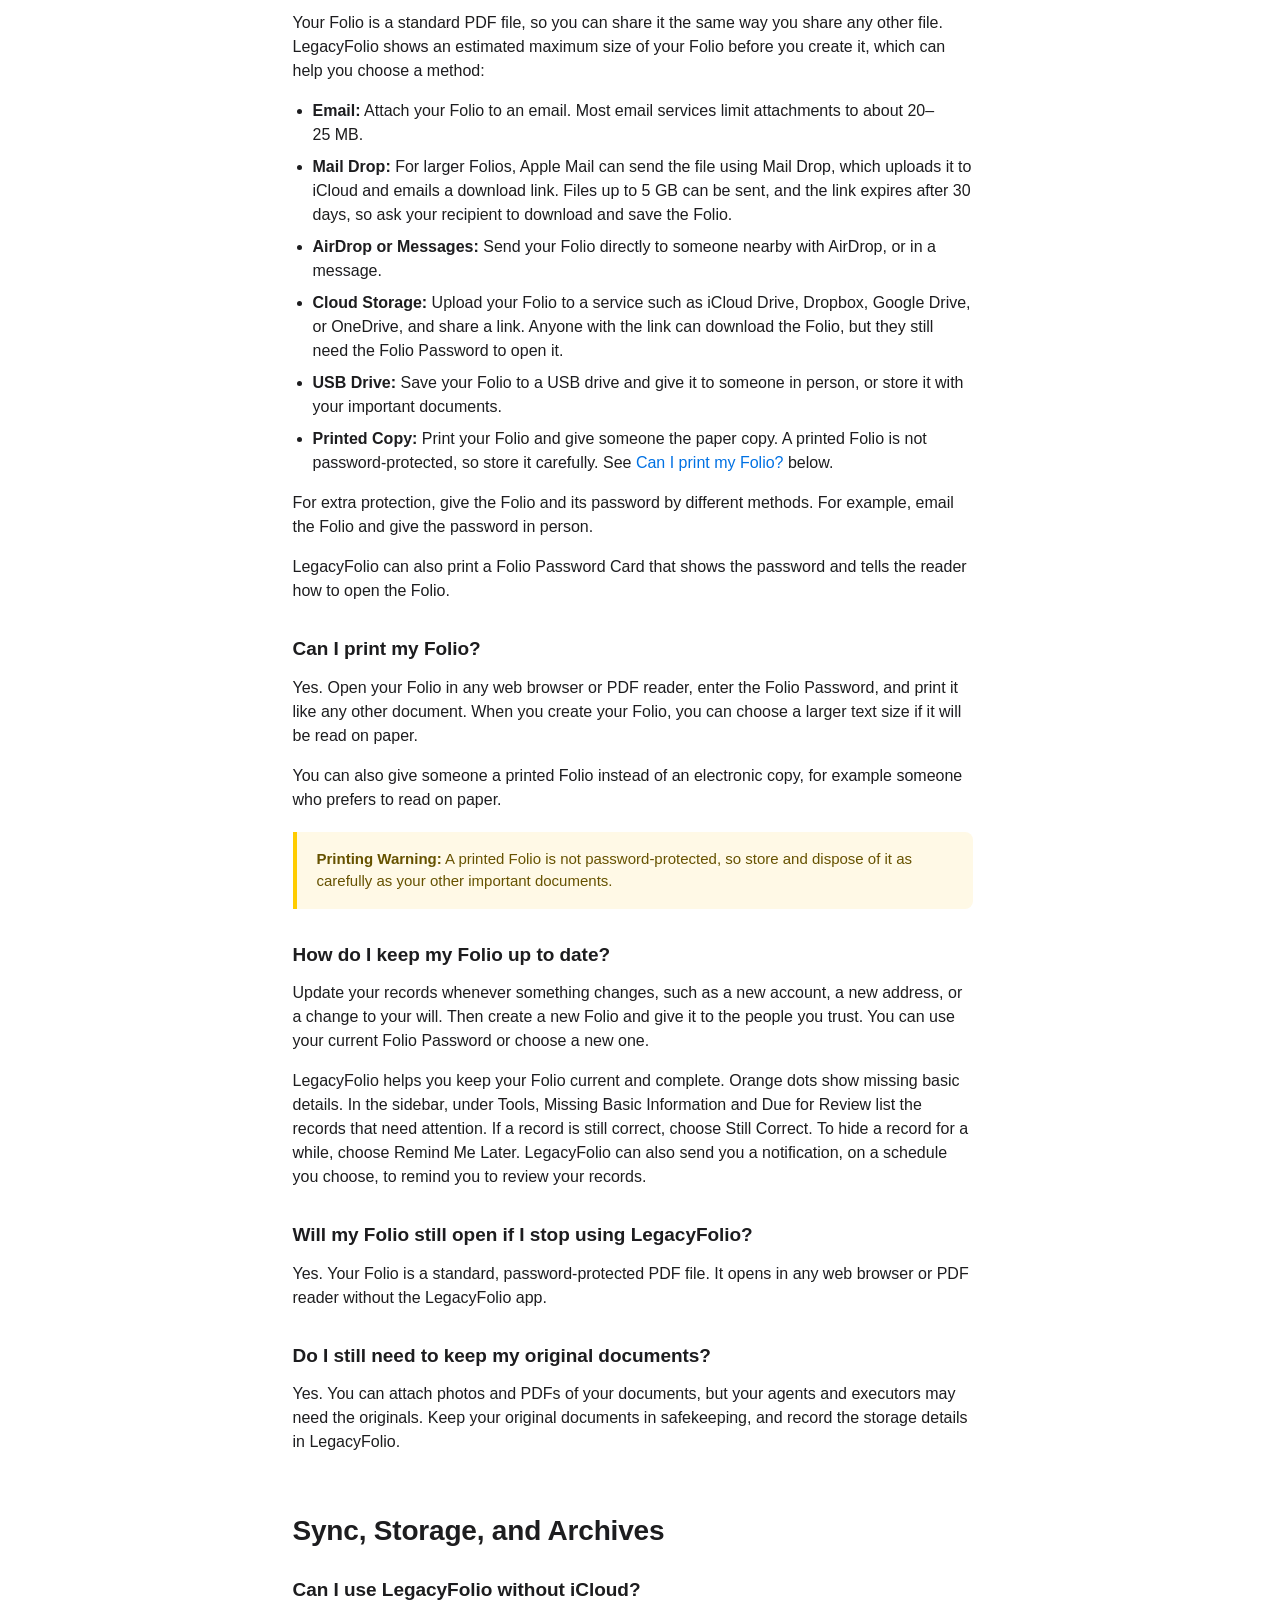
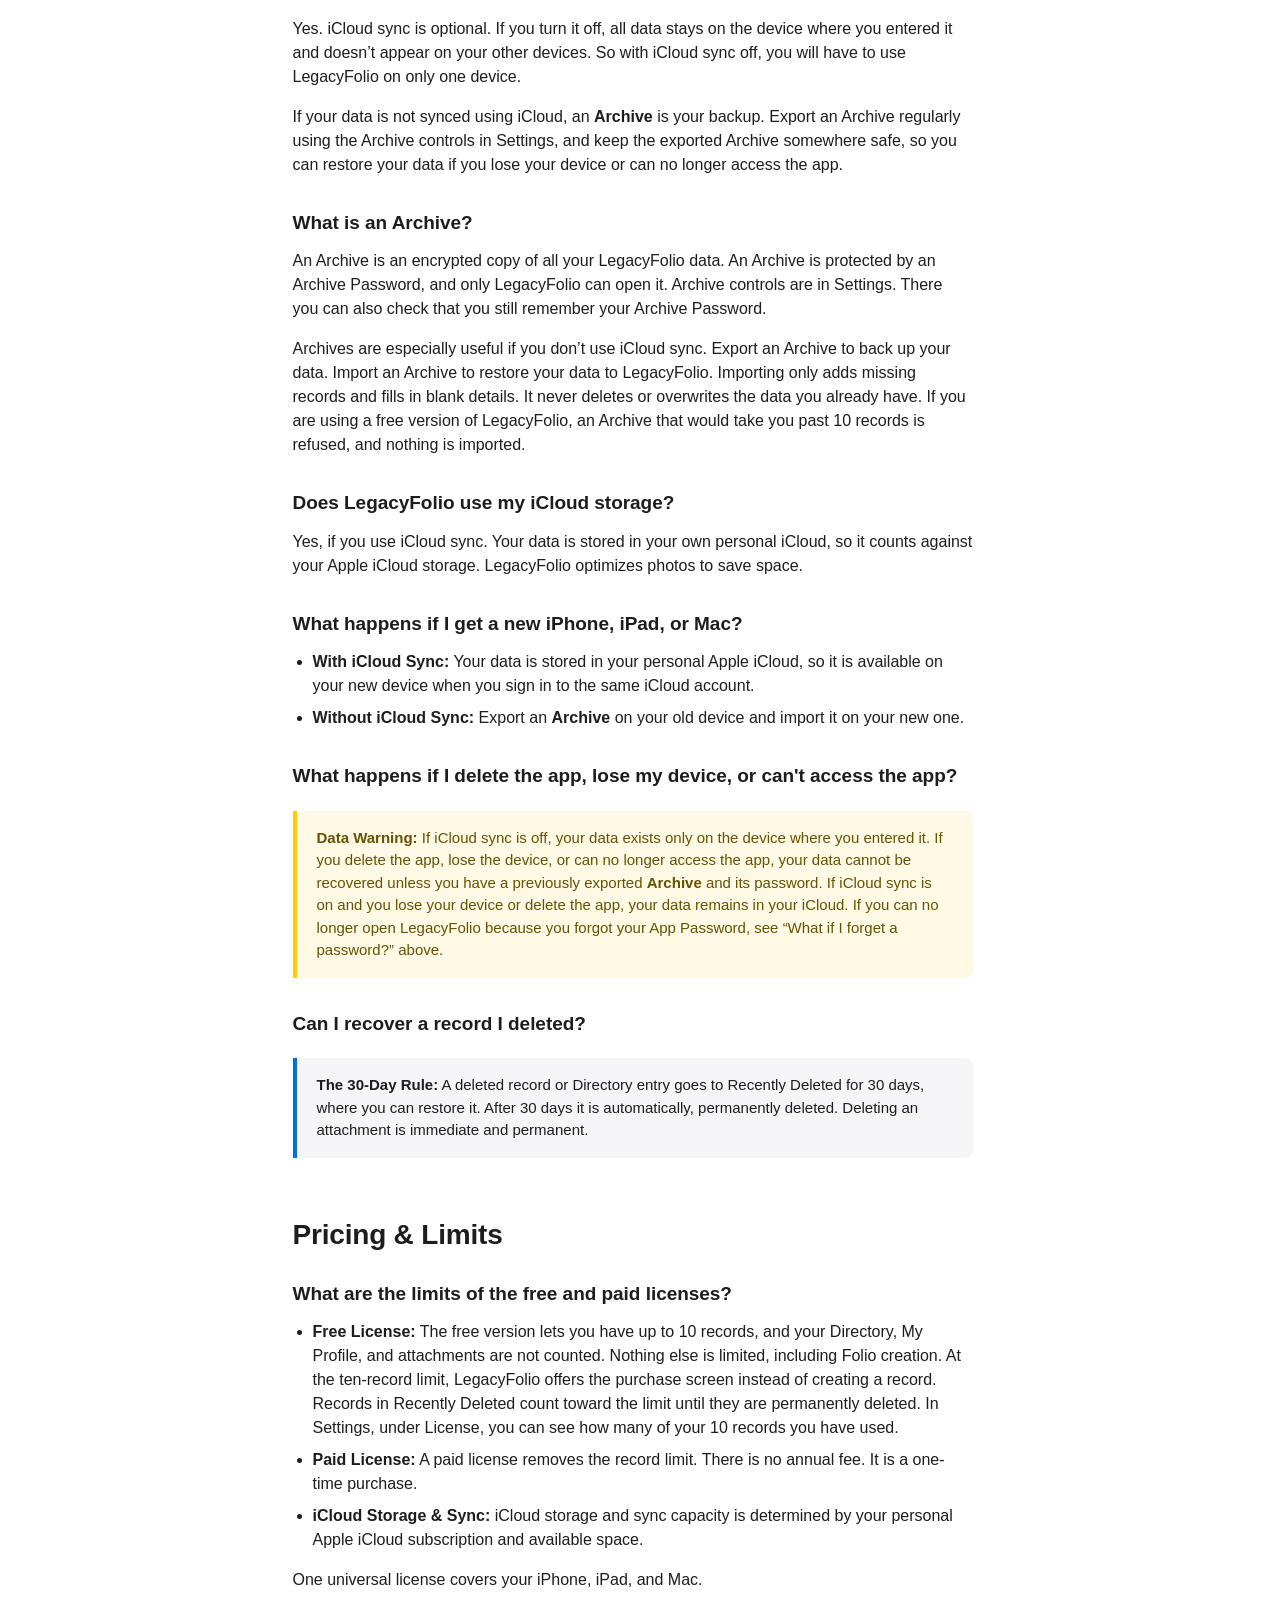
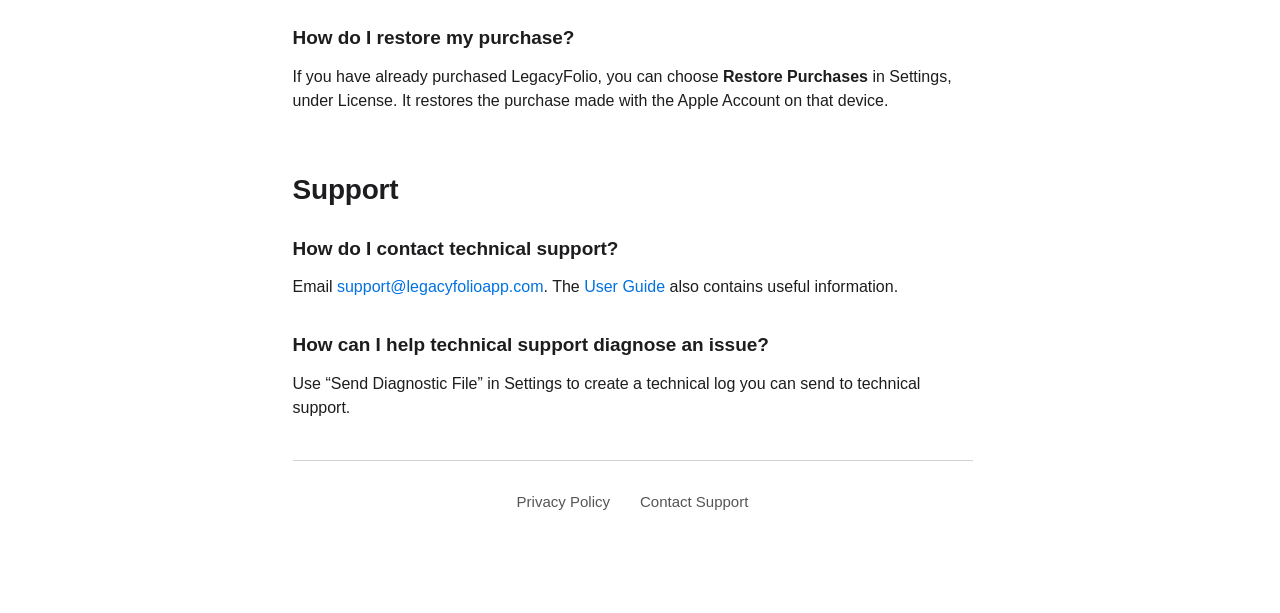
<file: faq.html>
<!DOCTYPE html>
<html lang="en">
<head>
    <meta charset="UTF-8">
    <meta name="viewport" content="width=device-width, initial-scale=1.0">
    <meta name="color-scheme" content="light dark">
    <meta name="theme-color" content="#ffffff" media="(prefers-color-scheme: light)">
    <meta name="theme-color" content="#000000" media="(prefers-color-scheme: dark)">
    <title>LegacyFolio FAQ – Privacy, Passwords, Sharing, and Pricing</title>
    <link rel="canonical" href="https://legacyfolioapp.com/faq.html">
    <meta name="description" content="Answers to common questions about LegacyFolio: what a Folio is, privacy and security, passwords, sharing, iCloud sync and Archives, pricing, and support.">
    <meta property="og:title" content="LegacyFolio FAQ – Privacy, Passwords, Sharing, and Pricing">
    <meta property="og:description" content="Answers to common questions about LegacyFolio: what a Folio is, privacy and security, passwords, sharing, iCloud sync and Archives, pricing, and support.">
    <meta property="og:image" content="https://legacyfolioapp.com/OGImage.jpeg">
    <meta property="og:image:width" content="1200">
    <meta property="og:image:height" content="630">
    <meta property="og:image:alt" content="LegacyFolio on a Mac, an iPad, and an iPhone, showing a will record.">
    <meta property="og:type" content="website">
    <meta property="og:site_name" content="LegacyFolio">
    <meta property="og:url" content="https://legacyfolioapp.com/faq.html">
    <meta name="twitter:card" content="summary_large_image">
    <meta name="twitter:title" content="LegacyFolio FAQ – Privacy, Passwords, Sharing, and Pricing">
    <meta name="twitter:description" content="Answers to common questions about LegacyFolio: what a Folio is, privacy and security, passwords, sharing, iCloud sync and Archives, pricing, and support.">
    <meta name="twitter:image" content="https://legacyfolioapp.com/OGImage.jpeg">
    <meta name="twitter:image:alt" content="LegacyFolio on a Mac, an iPad, and an iPhone, showing a will record.">
    <link rel="icon" href="/favicon.ico" sizes="any">
    <link rel="icon" href="/favicon-96x96.png" type="image/png" sizes="96x96">
    <link rel="apple-touch-icon" href="/apple-touch-icon.png">
    <link rel="stylesheet" href="shared.css">
    <style>
        /* Page-specific: warning callout colors used in blockquote.warning */
        :root {
            --warning-bg: #fff9e6;
            --warning-border: #ffcc00;
            --warning-text: #665200;
        }

        body {
            font-family: var(--font-family);
            background-color: #ffffff;
            color: var(--text-main);
            line-height: 1.5;
            margin: 0;
            padding: 0;
            -webkit-font-smoothing: antialiased;
        }

        /* Nav, hamburger menu, and mobile overlay are in shared.css */

        /* Container */
        :root { --content-width: 680px; }

        .container {
            max-width: 680px;
            margin: 0 auto;
            padding: 40px 20px;
        }

        header {
            text-align: center;
            margin-bottom: 40px;
        }

        h1 {
            font-size: 40px;
            font-weight: 700;
            letter-spacing: -0.015em;
            margin-bottom: 10px;
        }

        h2 {
            font-size: 28px;
            font-weight: 600;
            letter-spacing: -0.007em;
            margin-top: 56px;
            margin-bottom: 24px;
        }

        .faq-item {
            margin-bottom: 32px;
            /* Keeps linked questions clear of the sticky nav bar */
            scroll-margin-top: 70px;
        }

        h3 {
            font-size: 19px;
            font-weight: 600;
            margin-top: 0;
            margin-bottom: 12px;
            letter-spacing: -0.002em;
        }

        p {
            font-size: 16px;
            color: var(--text-main);
            margin-top: 0;
            margin-bottom: 16px;
        }

        ul {
            margin-top: 0;
            margin-bottom: 16px;
            padding-left: 20px;
        }

        li {
            font-size: 16px;
            margin-bottom: 8px;
        }

        strong {
            font-weight: 600;
        }

        blockquote {
            background-color: var(--bg-light);
            border-left: 4px solid var(--apple-blue);
            margin: 20px 0;
            padding: 16px 20px;
            border-radius: 0 8px 8px 0;
        }

        blockquote p {
            margin: 0;
            font-size: 15px;
        }

        blockquote.warning {
            background-color: var(--warning-bg);
            border-left-color: var(--warning-border);
        }

        blockquote.warning p {
            color: var(--warning-text);
        }

        a {
            color: var(--apple-blue);
            text-decoration: none;
        }

        a:hover {
            text-decoration: underline;
        }

        /* Unified Footer Navigation */
        .footer-nav {
            margin-top: 40px;
            display: flex;
            justify-content: center;
            gap: 30px;
            border-top: 1px solid var(--border-color);
            padding: 30px 0 60px;
        }

        /* Footer link styling (.footer-nav a) is in shared.css */

        /* Mobile: page-specific footer-nav layout only (nav overlay is in shared.css) */
        @media (max-width: 768px) {
            .footer-nav {
                gap: 15px;
                padding: 20px 0 40px;
            }
        }

        /* Color variables and nav dark styling are in shared.css */
        @media (prefers-color-scheme: dark) {
            :root {
                --warning-bg: #2d2400;
                --warning-border: #b38f00;
                --warning-text: #ffeb99;
            }

            body {
                background-color: #000000;
            }
        }
    </style>
</head>
<body>

    <nav>
        <a href="index.html" class="logo-container">
            <img src="AppIcon.webp" alt="" class="logo-img">
            <span>Legacy<span class="logo-folio">Folio</span>™</span>
        </a>

        <button class="menu-toggle" id="menu-toggle" aria-label="Toggle navigation" aria-expanded="false" aria-controls="nav-links">
            <span class="hamburger-bar"></span>
            <span class="hamburger-bar"></span>
            <span class="hamburger-bar"></span>
        </button>

        <div class="nav-links" id="nav-links">
            <a href="about.html">About</a>
            <a href="manual.html">User Guide</a>
            <a href="faq.html" class="current" aria-current="page">FAQ</a>
        </div>
    </nav>

    <div class="container">

        <main>
        <header>
            <h1>Frequently Asked Questions</h1>
        </header>

            <section>
                <h2>About LegacyFolio</h2>

                <div class="faq-item">
                    <h3>What is LegacyFolio?</h3>
                    <p>LegacyFolio is a digital legacy binder and end-of-life planner that helps you securely organize the information and documents your family and other trusted people may need to carry out your wishes and manage your affairs. It brings them together in a <strong>Folio</strong>: a password-protected PDF that you share with the people you trust.</p>
                </div>

                <div class="faq-item">
                    <h3>Why is LegacyFolio different from a document, notes, or a spreadsheet?</h3>
                    <p>A document or spreadsheet is blank. You have to decide what to include, and you won&rsquo;t know what you&rsquo;ve missed. LegacyFolio gives you categories with a guide to what each one can hold. It shows orange dots beside missing basic details, lists records that are missing basic information or are due for review, and can remind you to keep your records up to date.</p>
                    <p>You can easily add photos and PDF documents to each record. LegacyFolio contains a Directory of people, pets, places, and entities, so you enter each one once and link it to every record that needs it. Change a detail in one place and it&rsquo;s right everywhere.</p>
                    <p>When you&rsquo;re ready, LegacyFolio turns everything into a digital Folio, a password-protected PDF that the people you trust can open without the app. You can give your Folio to as many recipients as you like.</p>
                    <p>When things change, update your records and create a new Folio with the press of a button. Share it using your current Folio Password or a new one. Older Folios keep the Folio Password they were created with.</p>
                </div>

                <div class="faq-item">
                    <h3>Do the people I share my Folio with need the app?</h3>
                    <p>No. Your Folio recipients open your Folio in any regular web browser or PDF reader, using the password you give them.</p>
                </div>

                <div class="faq-item">
                    <h3>Does LegacyFolio collect my personal information?</h3>
                    <p>No. LegacyFolio stores your information on your devices and, if you choose to sync, in your personal Apple iCloud. We never access or store your information, photos, documents, or Folios.</p>
                </div>

                <div class="faq-item">
                    <h3>Which devices does LegacyFolio work on?</h3>
                    <p>LegacyFolio works on iPhone, iPad, and Mac. One universal license covers all three. If you use iCloud sync, your information stays current across all your Apple devices signed in to the same iCloud account.</p>
                </div>
            </section>

            <section>
                <h2>Privacy and Security</h2>

                <div class="faq-item">
                    <h3>Where is my information stored?</h3>
                    <p>Your information stays on your devices and, if you choose to sync, in your personal Apple iCloud. LegacyFolio does not store any data on its own servers, and it never shares anything automatically.</p>
                </div>

                <div class="faq-item">
                    <h3>Can anyone at LegacyFolio see my information?</h3>
                    <p>No. We never access or store your information, photos, documents, or Folios. We also have no copy of your passwords, and we cannot recover them.</p>
                </div>

                <div class="faq-item">
                    <h3>Is my information encrypted?</h3>
                    <p>The following information is end-to-end encrypted in iCloud: identity numbers, such as passport, national ID, and health card numbers; account numbers; passwords, security questions, recovery codes, and seed phrases; access codes, key locations, and access instructions; dates of birth; your medical history, conditions, medications, and allergies; your Last Messages; and your Message to Reader. For everything else, including attachments, Apple holds the keys unless you turn on Apple&rsquo;s Advanced Data Protection (ADP).</p>
                    <p>On a Mac, turn on FileVault to encrypt the data stored on the Mac itself. You can find it in System Settings &gt; Privacy &amp; Security &gt; FileVault. Many newer Macs turn it on automatically.</p>
                </div>

                <div class="faq-item">
                    <h3>Should I turn on Advanced Data Protection?</h3>
                    <p>ADP applies end-to-end encryption to all of your iCloud data (not just LegacyFolio data), so that Apple cannot access it. It also means only you can recover your data. If you lose access to your devices and your recovery method, your data cannot be restored, not even by Apple. If you turn on ADP, set up a recovery key or recovery contact.</p>
                </div>

                <div class="faq-item">
                    <h3>What protects LegacyFolio if someone else uses my device?</h3>
                    <p>LegacyFolio has an App Lock to protect against unauthorized access. By default, App Lock is on and uses Device Unlock, which unlocks LegacyFolio the same way your device is unlocked (Face ID, Touch ID, or your device passcode; on a Mac, your login password). In Settings you can choose to use an App Password (a separate password for LegacyFolio) or No Lock (which means LegacyFolio never locks on any of your devices). You also choose how soon LegacyFolio asks you to unlock after you leave it. Your choice of lock syncs to your other devices through iCloud Keychain.</p>
                </div>

                <div class="faq-item">
                    <h3>Is my Folio protected when I share it?</h3>
                    <p>Yes. Every Folio is a password-protected PDF, so anyone who receives the file also needs the Folio Password to open it. For extra protection, share the Folio and its password by different methods.</p>
                </div>

                <div class="faq-item">
                    <h3>Does address search send information anywhere?</h3>
                    <p>When you search for an address, what you enter is sent to Apple Maps to find matches. Address search is optional. You can turn off address search in Settings.</p>
                </div>

                <div class="faq-item">
                    <h3>Does LegacyFolio change my Contacts?</h3>
                    <p>No. LegacyFolio can read the names, phone numbers and email addresses in your Contacts to check whether people you imported or linked have changed. It never changes them. If the details change in Contacts, LegacyFolio can alert you so you can choose which changes to accept. You can turn off these alerts by turning off Check Contacts for Changes in Settings.</p>
                </div>

                <div class="faq-item">
                    <h3>Do backups of my device include LegacyFolio?</h3>
                    <p>Yes. Backups of a device contain everything in LegacyFolio, including passwords and account numbers. Use encrypted backups.</p>
                </div>
            </section>

            <section>
                <h2>Passwords</h2>

                <div class="faq-item">
                    <h3>What passwords does LegacyFolio use?</h3>
                    <ul>
                        <li><strong>App Password (optional):</strong> Protects LegacyFolio. By default, LegacyFolio is set to unlock the same way your device does. Choose an App Password in Settings if you want a separate password for LegacyFolio on all your devices.</li>
                        <li><strong>Folio Password:</strong> Protects your Folio. You give it to the people who will read your Folio. To see your current Folio Password, print a Folio Password Card. A Folio Password you choose yourself must be at least 16 characters.</li>
                        <li><strong>Archive Password:</strong> Protects your Archives (encrypted copies of your data).</li>
                    </ul>
                    <p>Your passwords are stored in your iCloud Keychain, so they are available on every device signed in to your iCloud account.</p>
                </div>

                <div class="faq-item">
                    <h3>What if I forget a password?</h3>
                    <blockquote class="warning">
                        <p><strong>Password Warning:</strong> LegacyFolio cannot recover your passwords, and reinstalling the app will not reset your App Password. Choose passwords you will remember.</p>
                    </blockquote>
                    <p>The App Password and the Archive Password can each have an optional hint, which LegacyFolio shows after two incorrect passwords. The Folio Password has no hint, because you can always see the current Folio Password in the Folio Password Card after you unlock LegacyFolio.</p>
                    <p>If you forget your App Password and Face ID or Touch ID still opens LegacyFolio on another of your devices, open it there and go to Settings &gt; App Lock. You can change your App Password, or choose Device Unlock so there is no password to remember. If you cannot open LegacyFolio on any of your devices, you will have to erase all information and documents in LegacyFolio and start over. On the lock screen, choose <strong>Still Can&rsquo;t Get In? Erase All Data…</strong>. This permanently deletes all of your LegacyFolio data (including your Archive Password and Folio Password) from all of your devices and from your iCloud, and it can&rsquo;t be undone. Your license purchase is not affected. See <a href="manual.html#privacy">Privacy, Security, and Sync</a> in the User Guide.</p>
                </div>

                <div class="faq-item">
                    <h3>If I change my Folio Password, will my older Folios still open?</h3>
                    <p>Yes, but with the old password. A new Folio Password applies only to Folios created after the change. Each Folio opens with the password it was created with.</p>
                </div>
            </section>

            <section>
                <h2>Your Folio</h2>

                <div class="faq-item">
                    <h3>What is in my Folio?</h3>
                    <ul>
                        <li>A cover and a table of contents with clickable links.</li>
                        <li>Your Message to Reader, if you have written one.</li>
                        <li>Your Profile.</li>
                        <li>Your records, organized by category, with clickable links.</li>
                        <li>A Directory of the people, entities, pets, and places your records refer to, with clickable links.</li>
                        <li>Your attachments, all included at the end of the Folio, with an Attachments index that links to each file.</li>
                        <li>An End of Folio page.</li>
                    </ul>
                </div>

                <div class="faq-item">
                    <h3>Can I see how a record will look in my Folio?</h3>
                    <p>Yes. Every record in LegacyFolio has a <strong>Preview Folio</strong> button that shows how the record content will appear in your Folio. You can hide the Preview Folio button in Settings. You can print a preview: on a Mac use File &gt; Print… (&#8984;P); on iPhone and iPad use the Print button. A printed preview is not password-protected, so dispose of it carefully. </p>
                </div>

                <div class="faq-item">
                    <h3>Can I review my Folio before I share it?</h3>
                    <p>Yes. Creating a Folio does not share it. LegacyFolio never shares anything automatically. Create your Folio, open it with the Folio Password, and review it as often as you like. When you are happy with it, share it with the people you trust. If you find something to change, update your records and create a new Folio.</p>
                </div>

                <div class="faq-item">
                    <h3>How do I share my Folio?</h3>
                    <p>You decide when and how you share your Folio and its Folio Password. You can give someone your Folio and its Folio Password at the same time, or at different times, or by different methods. For example, you could send quarterly updates of your Folio to your agents or executors, and leave the Folio Password with your lawyer to share when the time comes.</p>
                    <p>Your Folio is a standard PDF file, so you can share it the same way you share any other file. LegacyFolio shows an estimated maximum size of your Folio before you create it, which can help you choose a method:</p>
                    <ul>
                        <li><strong>Email:</strong> Attach your Folio to an email. Most email services limit attachments to about 20&ndash;25&nbsp;MB.</li>
                        <li><strong>Mail Drop:</strong> For larger Folios, Apple Mail can send the file using Mail Drop, which uploads it to iCloud and emails a download link. Files up to 5&nbsp;GB can be sent, and the link expires after 30 days, so ask your recipient to download and save the Folio.</li>
                        <li><strong>AirDrop or Messages:</strong> Send your Folio directly to someone nearby with AirDrop, or in a message.</li>
                        <li><strong>Cloud Storage:</strong> Upload your Folio to a service such as iCloud Drive, Dropbox, Google Drive, or OneDrive, and share a link. Anyone with the link can download the Folio, but they still need the Folio Password to open it.</li>
                        <li><strong>USB Drive:</strong> Save your Folio to a USB drive and give it to someone in person, or store it with your important documents.</li>
                        <li><strong>Printed Copy:</strong> Print your Folio and give someone the paper copy. A printed Folio is not password-protected, so store it carefully. See <a href="#printing">Can I print my Folio?</a> below.</li>
                    </ul>
                    <p>For extra protection, give the Folio and its password by different methods. For example, email the Folio and give the password in person.</p>
                    <p>LegacyFolio can also print a Folio Password Card that shows the password and tells the reader how to open the Folio.</p>
                </div>

                <div class="faq-item" id="printing">
                    <h3>Can I print my Folio?</h3>
                    <p>Yes. Open your Folio in any web browser or PDF reader, enter the Folio Password, and print it like any other document. When you create your Folio, you can choose a larger text size if it will be read on paper.</p>
                    <p>You can also give someone a printed Folio instead of an electronic copy, for example someone who prefers to read on paper.</p>
                    <blockquote class="warning">
                        <p><strong>Printing Warning:</strong> A printed Folio is not password-protected, so store and dispose of it as carefully as your other important documents.</p>
                    </blockquote>
                </div>

                <div class="faq-item">
                    <h3>How do I keep my Folio up to date?</h3>
                    <p>Update your records whenever something changes, such as a new account, a new address, or a change to your will. Then create a new Folio and give it to the people you trust. You can use your current Folio Password or choose a new one.</p>
                    <p>LegacyFolio helps you keep your Folio current and complete. Orange dots show missing basic details. In the sidebar, under Tools, Missing Basic Information and Due for Review list the records that need attention. If a record is still correct, choose Still Correct. To hide a record for a while, choose Remind Me Later. LegacyFolio can also send you a notification, on a schedule you choose, to remind you to review your records.</p>
                </div>

                <div class="faq-item">
                    <h3>Will my Folio still open if I stop using LegacyFolio?</h3>
                    <p>Yes. Your Folio is a standard, password-protected PDF file. It opens in any web browser or PDF reader without the LegacyFolio app.</p>
                </div>

                <div class="faq-item">
                    <h3>Do I still need to keep my original documents?</h3>
                    <p>Yes. You can attach photos and PDFs of your documents, but your agents and executors may need the originals. Keep your original documents in safekeeping, and record the storage details in LegacyFolio.</p>
                </div>
            </section>

            <section>
                <h2>Sync, Storage, and Archives</h2>

                <div class="faq-item">
                    <h3>Can I use LegacyFolio without iCloud?</h3>
                    <p>Yes. iCloud sync is optional. If you turn it off, all data stays on the device where you entered it and doesn&rsquo;t appear on your other devices. So with iCloud sync off, you will have to use LegacyFolio on only one device.</p>
                    <p>If your data is not synced using iCloud, an <strong>Archive</strong> is your backup. Export an Archive regularly using the Archive controls in Settings, and keep the exported Archive somewhere safe, so you can restore your data if you lose your device or can no longer access the app.</p>
                </div>

                <div class="faq-item">
                    <h3>What is an Archive?</h3>
                    <p>An Archive is an encrypted copy of all your LegacyFolio data. An Archive is protected by an Archive Password, and only LegacyFolio can open it. Archive controls are in Settings. There you can also check that you still remember your Archive Password.</p>
                    <p>Archives are especially useful if you don&rsquo;t use iCloud sync. Export an Archive to back up your data. Import an Archive to restore your data to LegacyFolio. Importing only adds missing records and fills in blank details. It never deletes or overwrites the data you already have. If you are using a free version of LegacyFolio, an Archive that would take you past 10 records is refused, and nothing is imported.</p>
                </div>

                <div class="faq-item">
                    <h3>Does LegacyFolio use my iCloud storage?</h3>
                    <p>Yes, if you use iCloud sync. Your data is stored in your own personal iCloud, so it counts against your Apple iCloud storage. LegacyFolio optimizes photos to save space.</p>
                </div>

                <div class="faq-item">
                    <h3>What happens if I get a new iPhone, iPad, or Mac?</h3>
                    <ul>
                        <li><strong>With iCloud Sync:</strong> Your data is stored in your personal Apple iCloud, so it is available on your new device when you sign in to the same iCloud account.</li>
                        <li><strong>Without iCloud Sync:</strong> Export an <strong>Archive</strong> on your old device and import it on your new one.</li>
                    </ul>
                </div>

                <div class="faq-item">
                    <h3>What happens if I delete the app, lose my device, or can't access the app?</h3>
                    <blockquote class="warning">
                        <p><strong>Data Warning:</strong> If iCloud sync is off, your data exists only on the device where you entered it. If you delete the app, lose the device, or can no longer access the app, your data cannot be recovered unless you have a previously exported <strong>Archive</strong> and its password. If iCloud sync is on and you lose your device or delete the app, your data remains in your iCloud. If you can no longer open LegacyFolio because you forgot your App Password, see &ldquo;What if I forget a password?&rdquo; above.</p>
                    </blockquote>
                </div>

                <div class="faq-item">
                    <h3>Can I recover a record I deleted?</h3>
                    <blockquote>
                        <p><strong>The 30-Day Rule:</strong> A deleted record or Directory entry goes to Recently Deleted for 30 days, where you can restore it. After 30 days it is automatically, permanently deleted. Deleting an attachment is immediate and permanent.</p>
                    </blockquote>
                </div>
            </section>

            <section>
                <h2>Pricing &amp; Limits</h2>

                <div class="faq-item">
                    <h3>What are the limits of the free and paid licenses?</h3>
                    <ul>
                        <li><strong>Free License:</strong> The free version lets you have up to 10 records, and your Directory, My Profile, and attachments are not counted. Nothing else is limited, including Folio creation. At the ten-record limit, LegacyFolio offers the purchase screen instead of creating a record. Records in Recently Deleted count toward the limit until they are permanently deleted. In Settings, under License, you can see how many of your 10 records you have used.</li>
                        <li><strong>Paid License:</strong> A paid license removes the record limit. There is no annual fee. It is a one-time purchase.</li>
                        <li><strong>iCloud Storage &amp; Sync:</strong> iCloud storage and sync capacity is determined by your personal Apple iCloud subscription and available space.</li>
                    </ul>
                    <p>One universal license covers your iPhone, iPad, and Mac.</p>
                </div>
                
                <div class="faq-item">
                    <h3>How do I restore my purchase?</h3>
                    <p>If you have already purchased LegacyFolio, you can choose <strong>Restore Purchases</strong> in Settings, under License. It restores the purchase made with the Apple Account on that device.</p>
                </div>
            </section>

            <section>
                <h2>Support</h2>

                <div class="faq-item">
                    <h3>How do I contact technical support?</h3>
                    <p>Email <a href="mailto:support@legacyfolioapp.com">support@legacyfolioapp.com</a>. The <a href="manual.html">User Guide</a> also contains useful information.</p>
                </div>

                <div class="faq-item">
                    <h3>How can I help technical support diagnose an issue?</h3>
                    <p>Use &ldquo;Send Diagnostic File&rdquo; in Settings to create a technical log you can send to technical support.</p>
                </div>
            </section>
        </main>

        <footer class="footer-nav">
            <a href="privacy.html">Privacy Policy</a>
            <a href="mailto:support@legacyfolioapp.com?subject=LegacyFolio%20Support%20Request">Contact Support</a>
        </footer>
    </div>

    <script src="nav.js"></script>
</body>
</html>
</file>
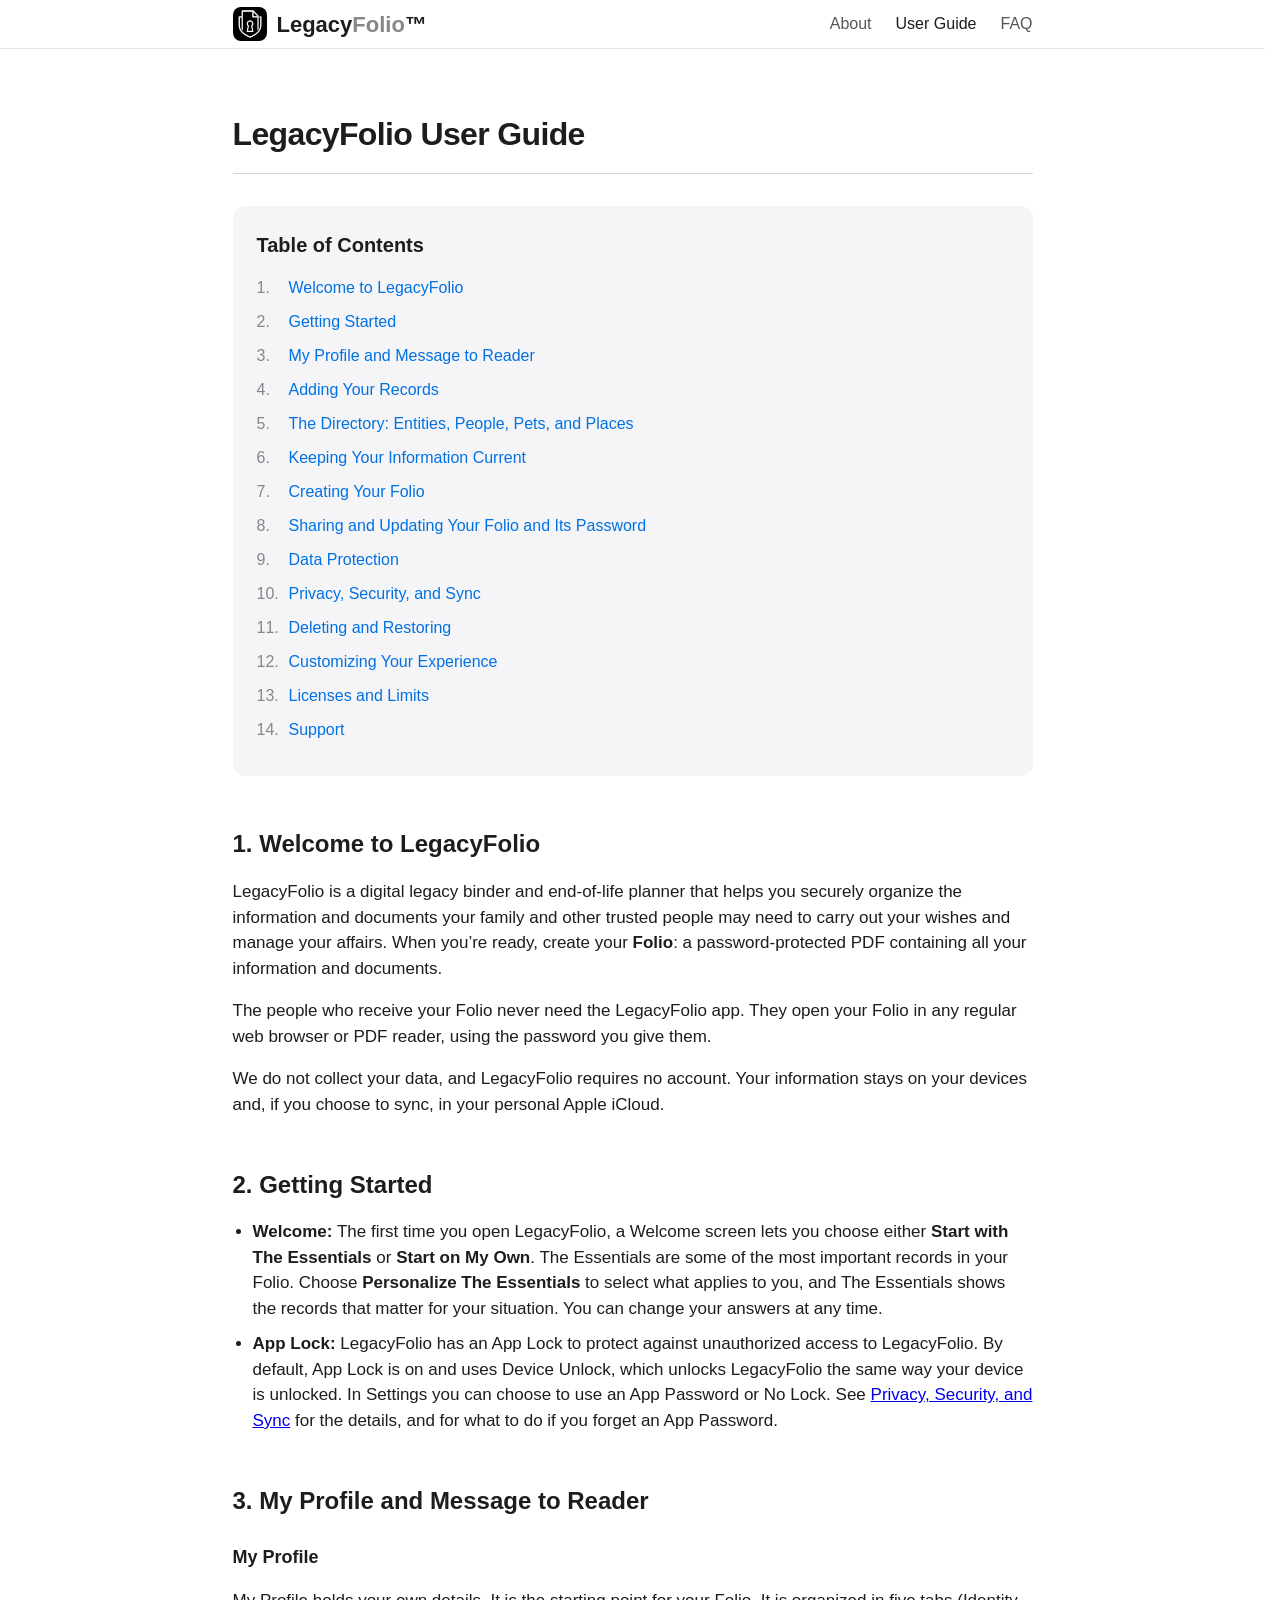
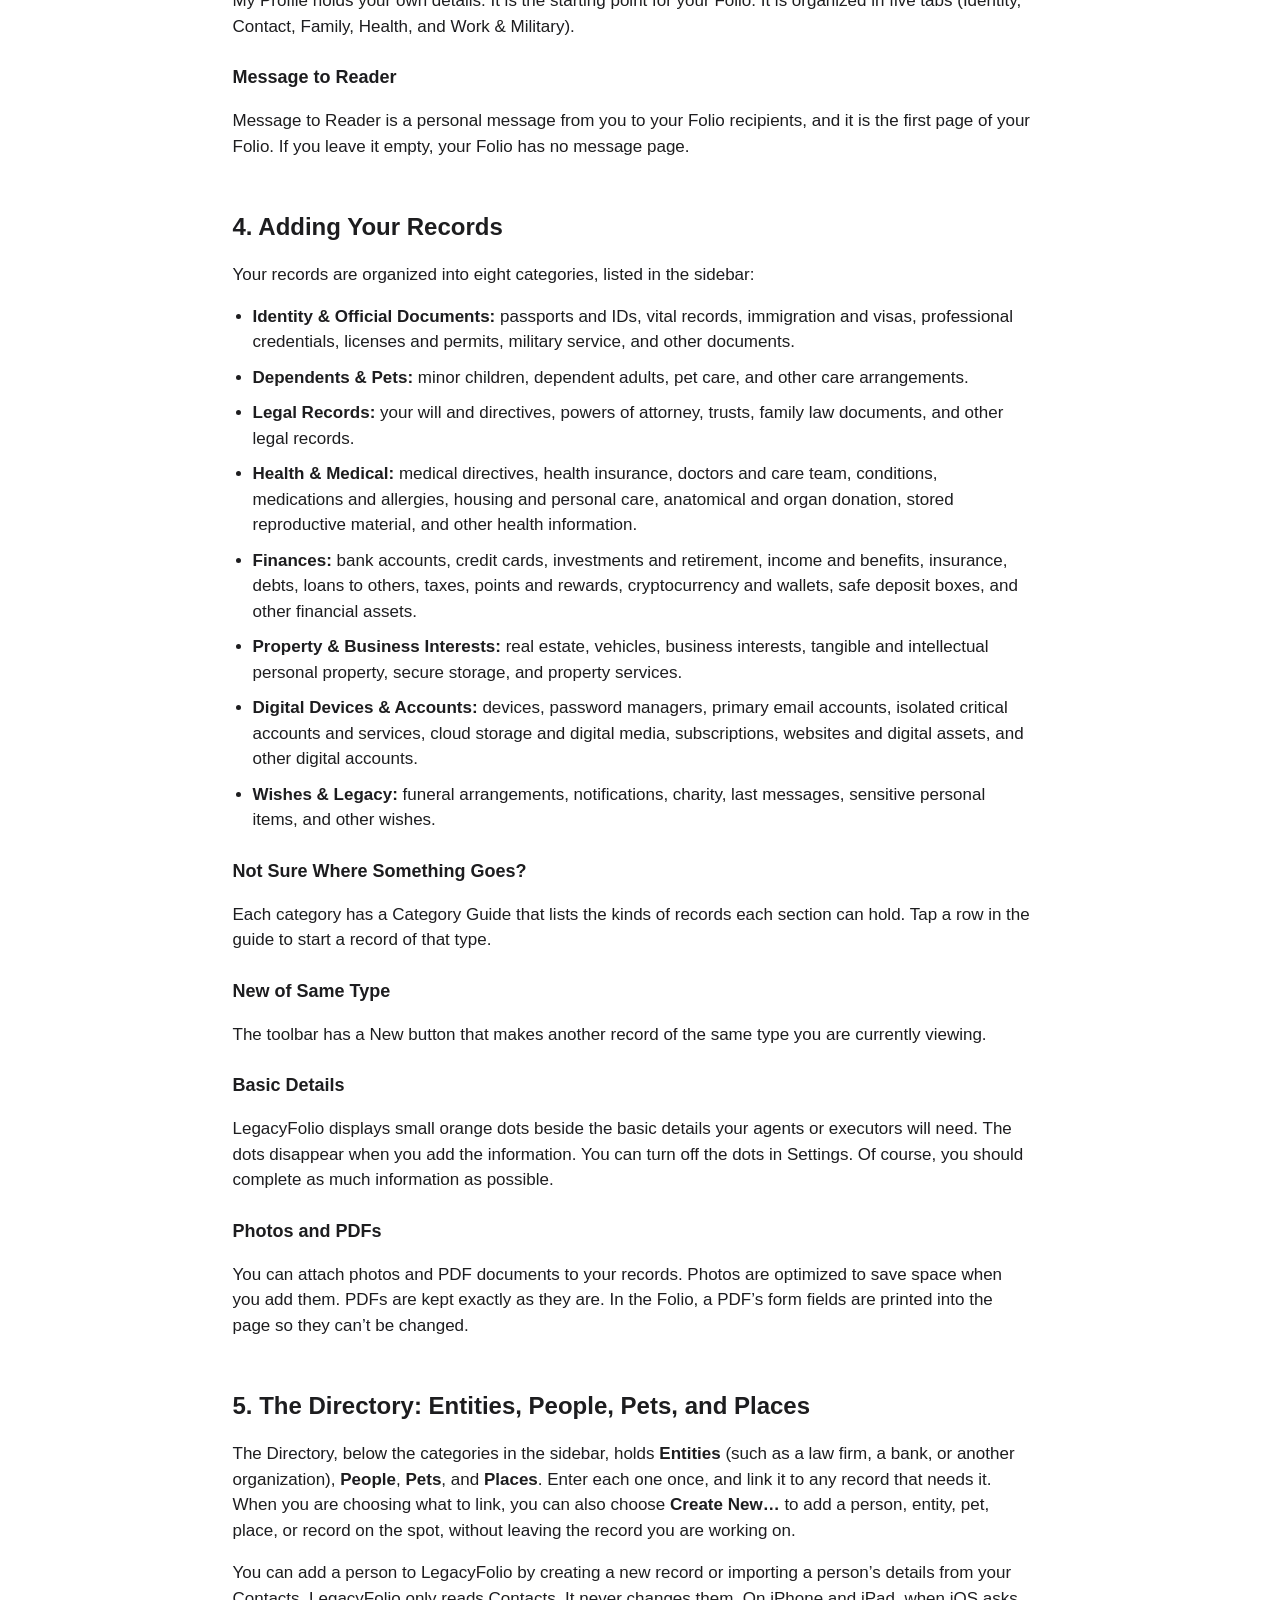
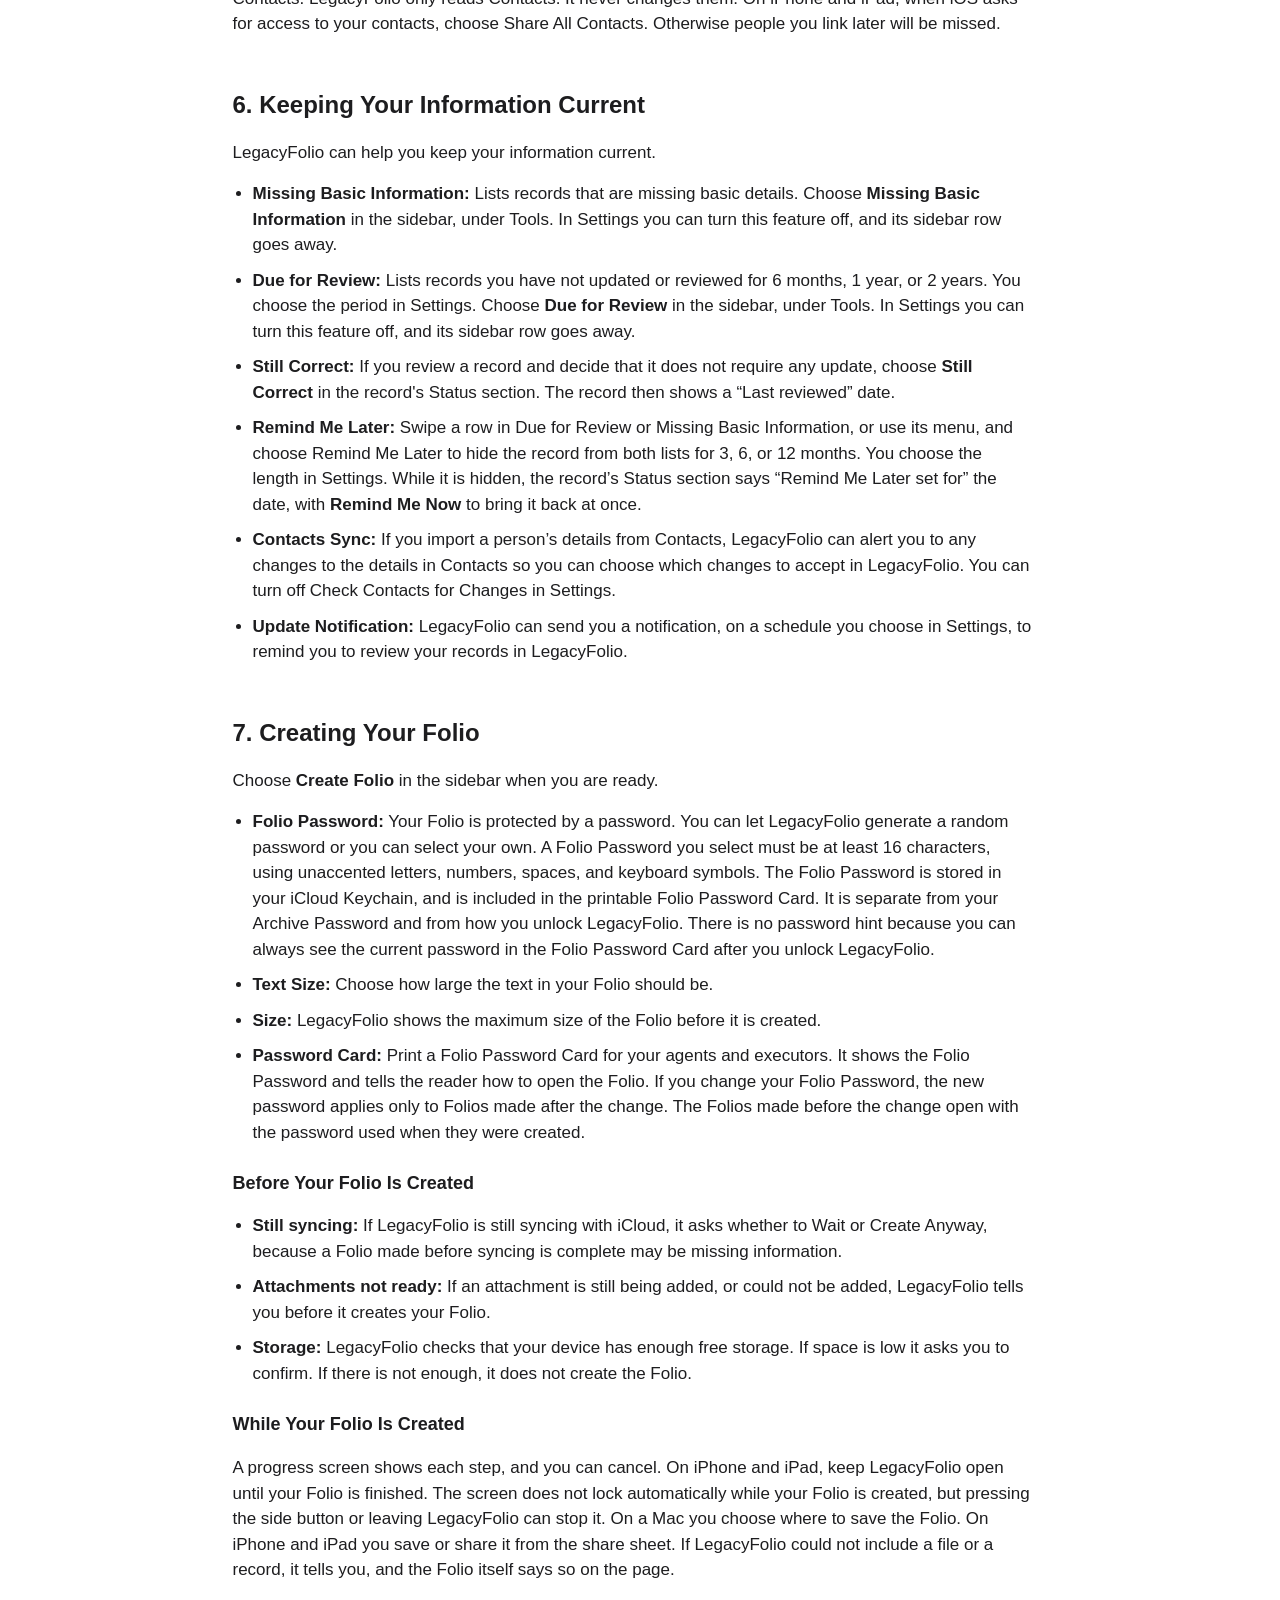
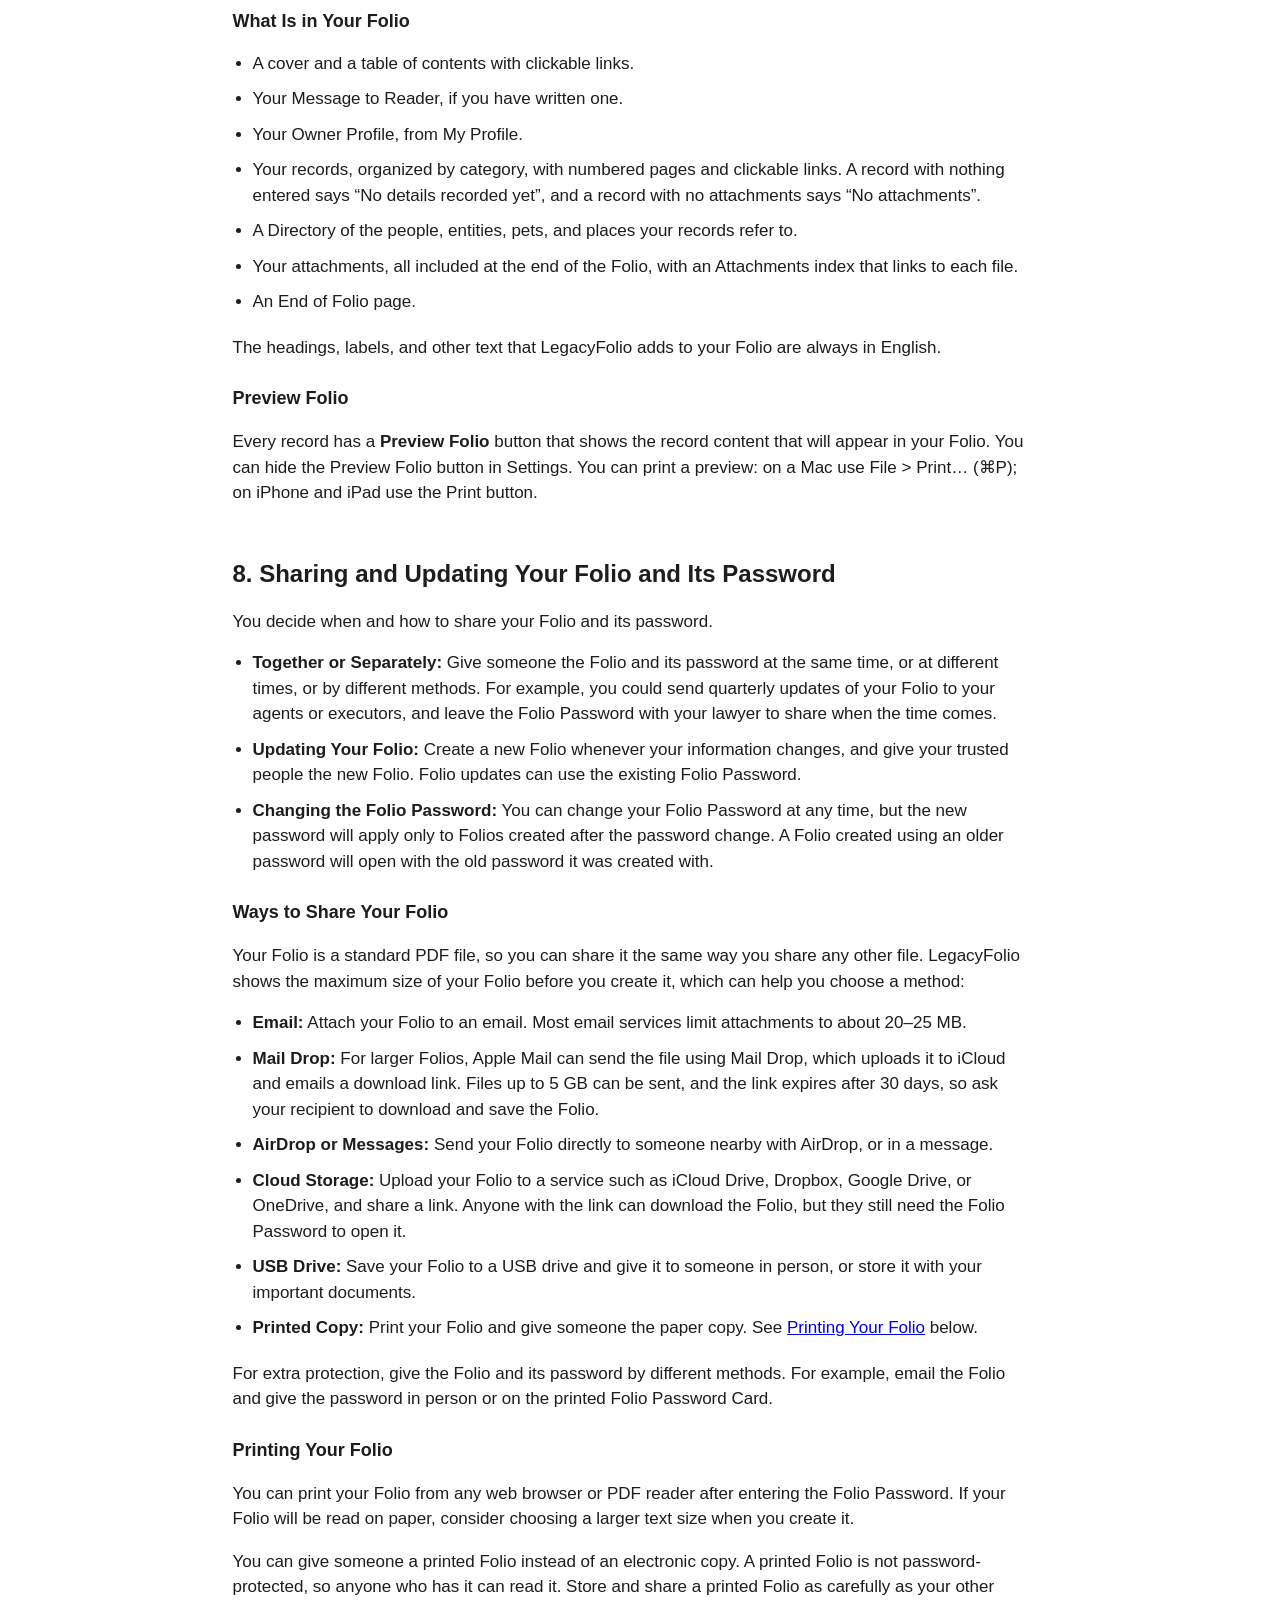
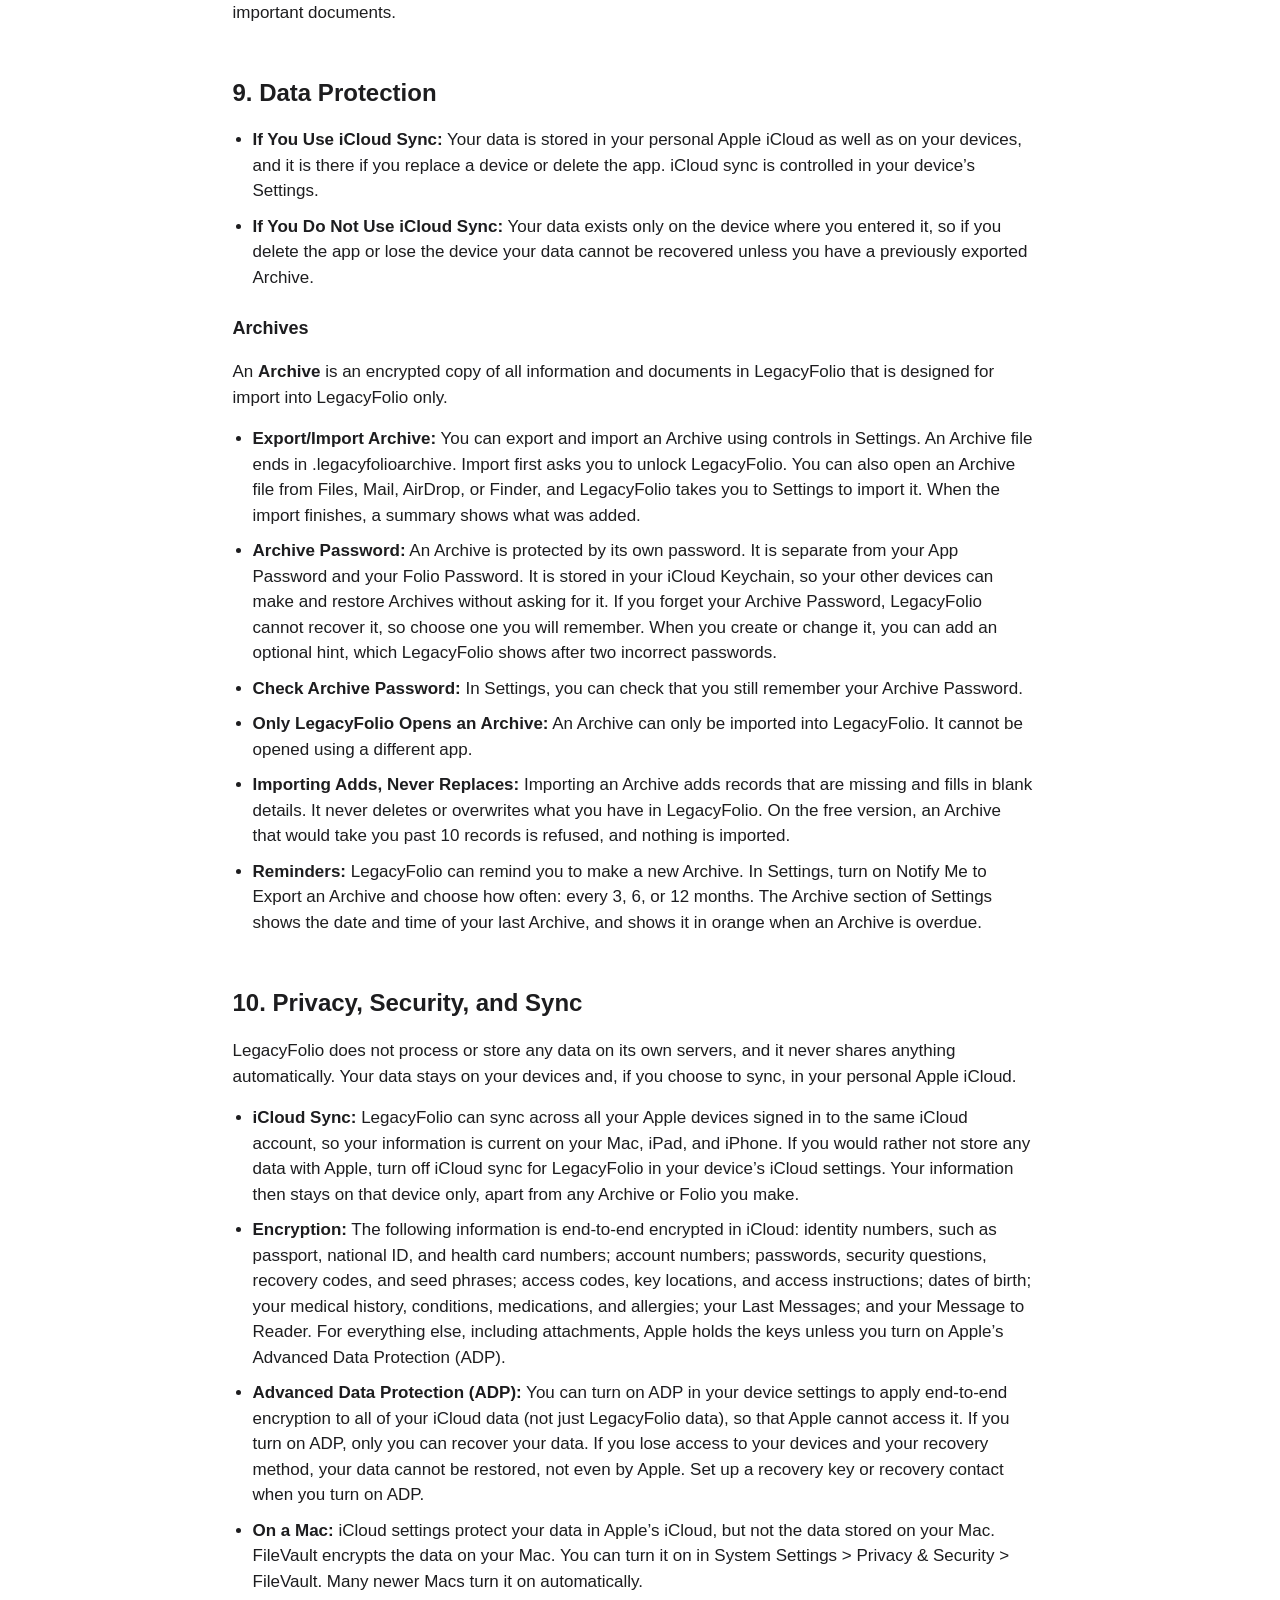
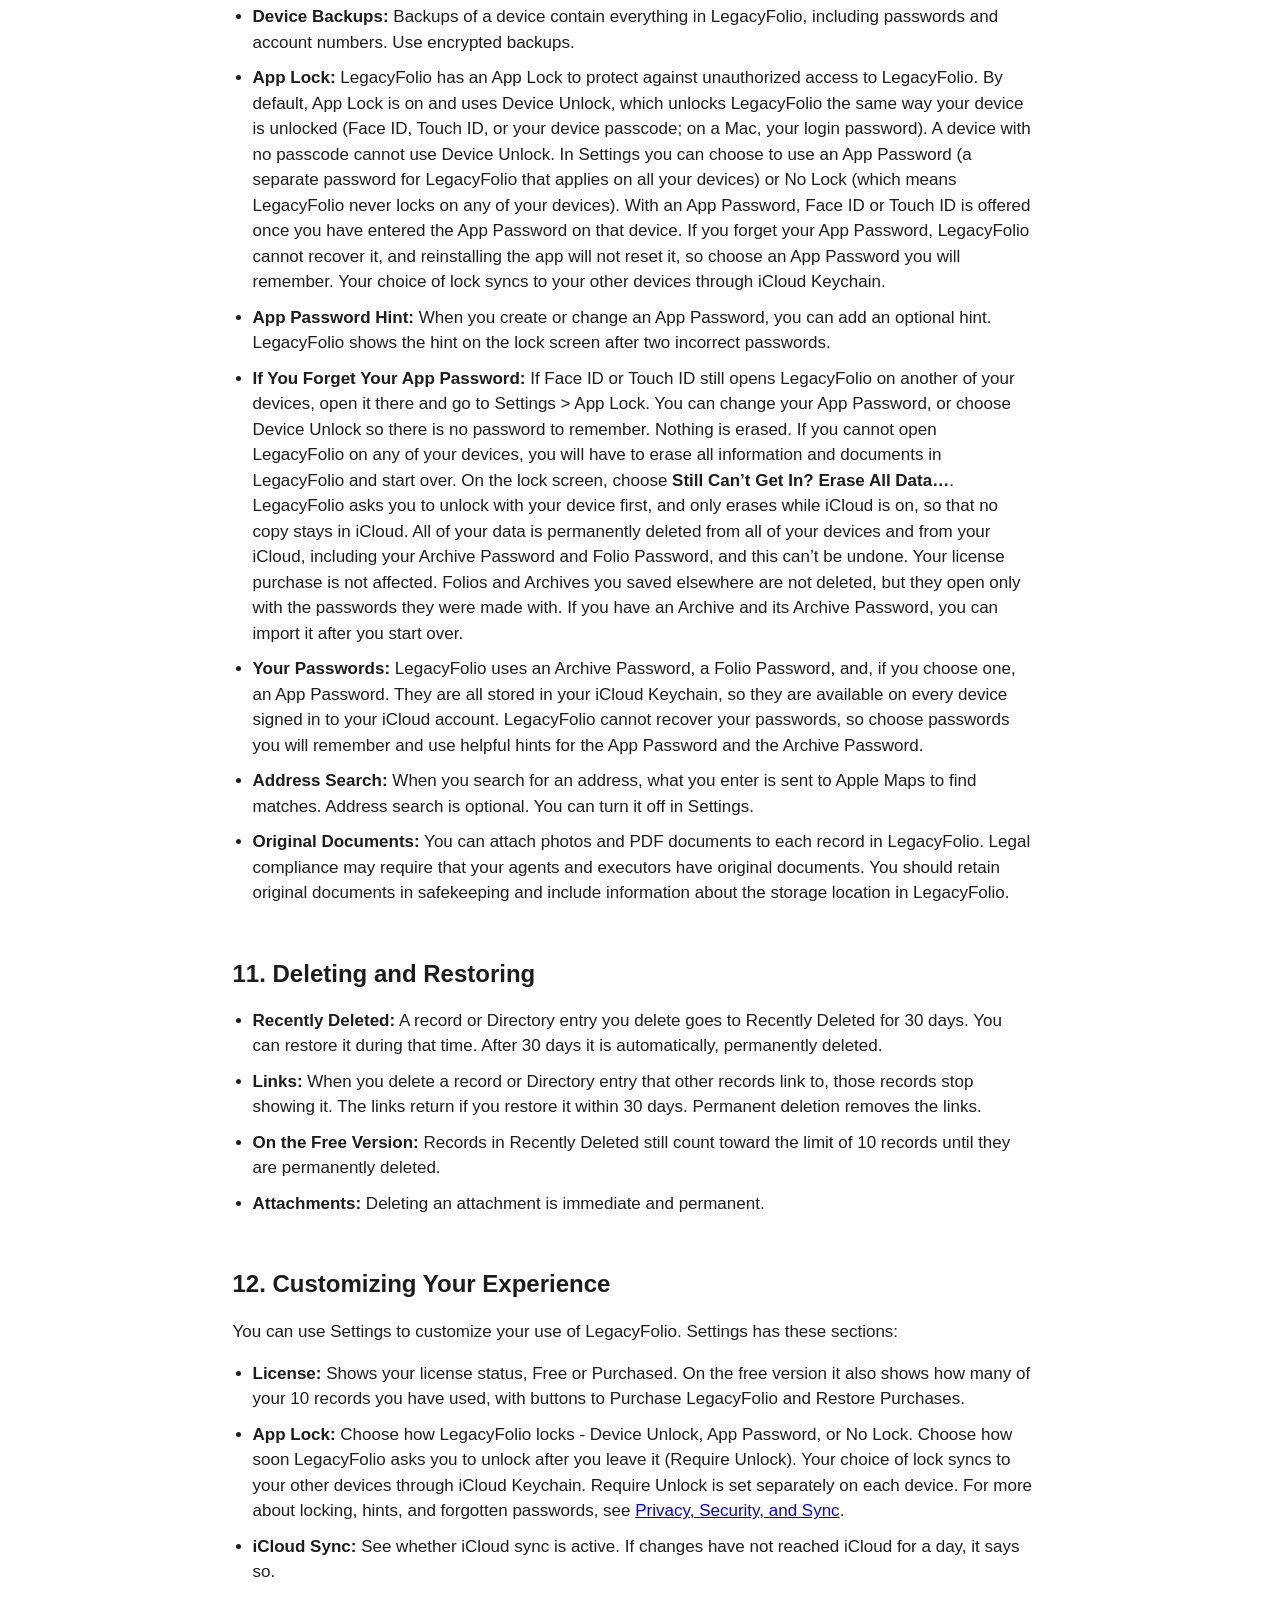
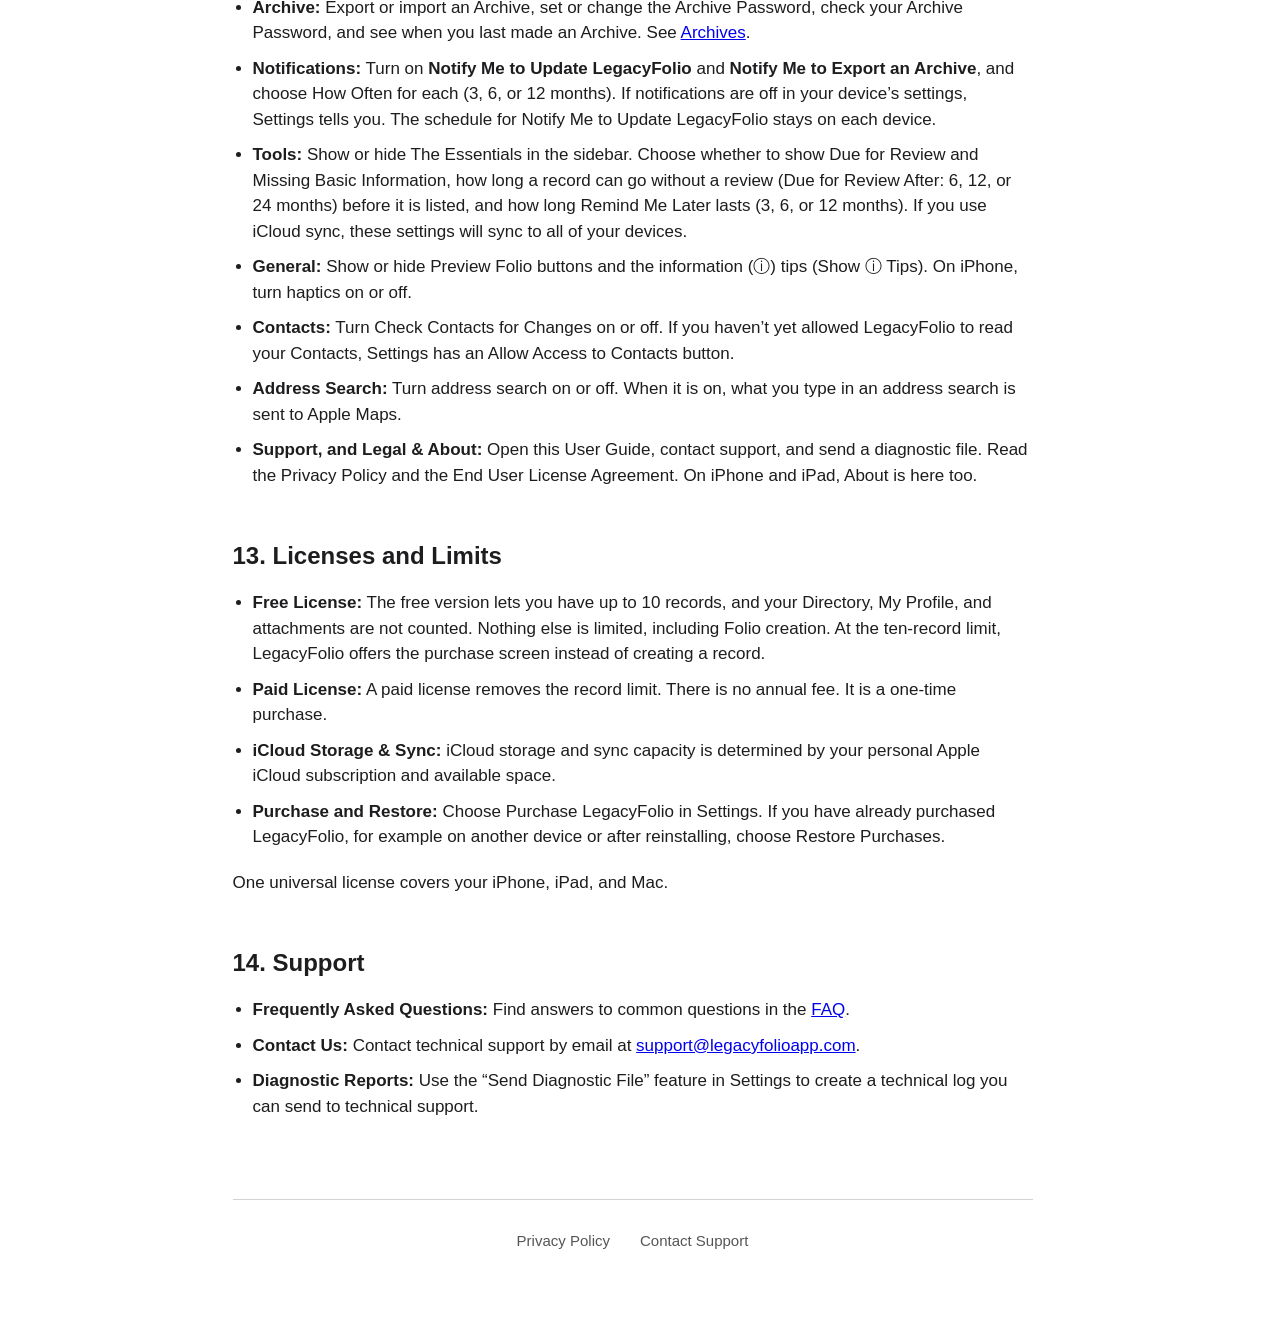
<file: manual.html>
<!DOCTYPE html>
<html lang="en">
<head>
    <meta charset="UTF-8">
    <meta name="viewport" content="width=device-width, initial-scale=1.0">
    <meta name="color-scheme" content="light dark">
    <meta name="theme-color" content="#ffffff" media="(prefers-color-scheme: light)">
    <meta name="theme-color" content="#000000" media="(prefers-color-scheme: dark)">
    <title>LegacyFolio User Guide – Organize Your Estate Information</title>
    <link rel="canonical" href="https://legacyfolioapp.com/manual.html">
    <meta name="description" content="How to use LegacyFolio: add your records, create your Folio, share it with the people you trust, and keep it current.">

    <meta property="og:title" content="LegacyFolio User Guide – Organize Your Estate Information">
    <meta property="og:description" content="How to use LegacyFolio: add your records, create your Folio, and share it with the people you trust.">
    <meta property="og:image" content="https://legacyfolioapp.com/OGImage.jpeg">
    <meta property="og:image:width" content="1200">
    <meta property="og:image:height" content="630">
    <meta property="og:image:alt" content="LegacyFolio on a Mac, an iPad, and an iPhone, showing a will record.">
    <meta property="og:type" content="article">
    <meta property="og:site_name" content="LegacyFolio">
    <meta property="og:url" content="https://legacyfolioapp.com/manual.html">
    <meta name="twitter:card" content="summary_large_image">
    <meta name="twitter:title" content="LegacyFolio User Guide – Organize Your Estate Information">
    <meta name="twitter:description" content="How to use LegacyFolio: add your records, create your Folio, and share it with the people you trust.">
    <meta name="twitter:image" content="https://legacyfolioapp.com/OGImage.jpeg">
    <meta name="twitter:image:alt" content="LegacyFolio on a Mac, an iPad, and an iPhone, showing a will record.">
    <link rel="icon" href="/favicon.ico" sizes="any">
    <link rel="icon" href="/favicon-96x96.png" type="image/png" sizes="96x96">
    <link rel="apple-touch-icon" href="/apple-touch-icon.png">
    <link rel="stylesheet" href="shared.css">
    <style>
        @media (prefers-reduced-motion: no-preference) {
            html {
                scroll-behavior: smooth;
            }
        }

        body {
            font-family: var(--font-family);
            color: var(--text-main);
            background-color: #ffffff;
            line-height: 1.5;
            margin: 0;
            padding: 0;
            -webkit-font-smoothing: antialiased;
        }

        /* Nav, hamburger menu, and mobile overlay are in shared.css */

        :root { --content-width: 800px; }

        .container {
            max-width: 800px;
            margin: 0 auto;
            padding: 40px 20px;
        }

        h1 { font-size: 32px; font-weight: 700; margin-bottom: 30px; letter-spacing: -0.02em; border-bottom: 1px solid var(--border-color); padding-bottom: 15px; }

        h2 {
            font-size: 24px;
            font-weight: 600;
            margin-top: 50px;
            margin-bottom: 15px;
            color: var(--text-main);
            scroll-margin-top: 70px;
        }

        h3 { font-size: 18px; font-weight: 600; margin-top: 25px; margin-bottom: 10px; scroll-margin-top: 70px; }
        p { margin-bottom: 15px; font-size: 17px; }
        ul { margin-bottom: 20px; padding-left: 20px; }
        li { margin-bottom: 10px; font-size: 17px; }

        .toc-container {
            background-color: var(--bg-light);
            padding: 24px;
            border-radius: 12px;
            margin: 32px 0;
        }
        .toc-container h2 {
            margin-top: 0;
            font-size: 20px;
        }
        .toc-container ul {
            list-style: none;
            padding-left: 0;
            margin-bottom: 0;
        }
        .toc-container li {
            margin-bottom: 10px;
            font-size: 16px;
        }
        .toc-container a {
            color: var(--apple-blue);
            text-decoration: none;
            display: flex;
            align-items: flex-start;
        }
        .toc-container a:hover {
            text-decoration: underline;
        }
        .toc-number {
            min-width: 32px;
            flex-shrink: 0;
            color: var(--text-secondary);
            font-variant-numeric: tabular-nums;
        }

        /* Unified Footer Navigation */
        .footer-nav {
            margin-top: 80px;
            display: flex;
            justify-content: center;
            gap: 30px;
            border-top: 1px solid var(--border-color);
            padding: 30px 0;
        }

        /* .footer-nav a link styling is in shared.css */

        .copyright {
            font-size: 12px;
            color: var(--text-secondary);
            padding-bottom: 60px;
            text-align: center;
        }

        strong { font-weight: 600; }

        /* Mobile: page-specific footer-nav layout only (nav overlay is in shared.css) */
        @media (max-width: 768px) {
            .footer-nav {
                gap: 15px;
                padding: 20px 0;
            }
        }

        /* Color variables and nav dark styling are in shared.css */
        @media (prefers-color-scheme: dark) {
            body {
                background-color: #000000;
            }
        }
    </style>
</head>
<body>

    <nav>
        <a href="index.html" class="logo-container">
            <img src="AppIcon.webp" alt="" class="logo-img">
            <span>Legacy<span class="logo-folio">Folio</span>™</span>
        </a>

        <button class="menu-toggle" id="menu-toggle" aria-label="Toggle navigation" aria-expanded="false" aria-controls="nav-links">
            <span class="hamburger-bar"></span>
            <span class="hamburger-bar"></span>
            <span class="hamburger-bar"></span>
        </button>

        <div class="nav-links" id="nav-links">
            <a href="about.html">About</a>
            <a href="manual.html" class="current" aria-current="page">User Guide</a>
            <a href="faq.html">FAQ</a>
        </div>
    </nav>

    <div class="container">
        <main>

            <h1>LegacyFolio User&nbsp;Guide</h1>

            <div class="toc-container">
                <h2>Table of Contents</h2>
                <ul>
                    <li><a href="#welcome"><span class="toc-number">1.</span> <span>Welcome to LegacyFolio</span></a></li>
                    <li><a href="#start"><span class="toc-number">2.</span> <span>Getting Started</span></a></li>
                    <li><a href="#message"><span class="toc-number">3.</span> <span>My Profile and Message to Reader</span></a></li>
                    <li><a href="#records"><span class="toc-number">4.</span> <span>Adding Your Records</span></a></li>
                    <li><a href="#people"><span class="toc-number">5.</span> <span>The Directory: Entities, People, Pets, and Places</span></a></li>
                    <li><a href="#current"><span class="toc-number">6.</span> <span>Keeping Your Information Current</span></a></li>
                    <li><a href="#folio"><span class="toc-number">7.</span> <span>Creating Your Folio</span></a></li>
                    <li><a href="#sharing"><span class="toc-number">8.</span> <span>Sharing and Updating Your Folio and Its Password</span></a></li>
                    <li><a href="#backup"><span class="toc-number">9.</span> <span>Data Protection</span></a></li>
                    <li><a href="#privacy"><span class="toc-number">10.</span> <span>Privacy, Security, and Sync</span></a></li>
                    <li><a href="#deleting"><span class="toc-number">11.</span> <span>Deleting and Restoring</span></a></li>
                    <li><a href="#settings"><span class="toc-number">12.</span> <span>Customizing Your Experience</span></a></li>
                    <li><a href="#license"><span class="toc-number">13.</span> <span>Licenses and Limits</span></a></li>
                    <li><a href="#support"><span class="toc-number">14.</span> <span>Support</span></a></li>
                </ul>
            </div>

            <h2 id="welcome">1. Welcome to LegacyFolio</h2>
            <p>LegacyFolio is a digital legacy binder and end-of-life planner that helps you securely organize the information and documents your family and other trusted people may need to carry out your wishes and manage your affairs. When you’re ready, create your <strong>Folio</strong>: a password-protected PDF containing all your information and documents.</p>
            <p>The people who receive your Folio never need the LegacyFolio app. They open your Folio in any regular web browser or PDF reader, using the password you give them.</p>
            <p>We do not collect your data, and LegacyFolio requires no account. Your information stays on your devices and, if you choose to sync, in your personal Apple iCloud.</p>

            <h2 id="start">2. Getting Started</h2>
            <ul>
                <li><strong>Welcome:</strong> The first time you open LegacyFolio, a Welcome screen lets you choose either <strong>Start with The Essentials</strong> or <strong>Start on My Own</strong>. The Essentials are some of the most important records in your Folio. Choose <strong>Personalize The Essentials</strong> to select what applies to you, and The Essentials shows the records that matter for your situation. You can change your answers at any time.</li>
                <li><strong>App Lock:</strong> LegacyFolio has an App Lock to protect against unauthorized access to LegacyFolio. By default, App Lock is on and uses Device Unlock, which unlocks LegacyFolio the same way your device is unlocked. In Settings you can choose to use an App Password or No Lock. See <a href="#privacy">Privacy, Security, and Sync</a> for the details, and for what to do if you forget an App Password.</li>
            </ul>

            <h2 id="message">3. My Profile and Message to Reader</h2>
            <h3>My Profile</h3>
            <p>My Profile holds your own details. It is the starting point for your Folio. It is organized in five tabs (Identity, Contact, Family, Health, and Work &amp; Military).</p>
            <h3>Message to Reader</h3>
            <p>Message to Reader is a personal message from you to your Folio recipients, and it is the first page of your Folio. If you leave it empty, your Folio has no message page.</p>

            <h2 id="records">4. Adding Your Records</h2>
            <p>Your records are organized into eight categories, listed in the sidebar:</p>
            <ul>
                <li><strong>Identity &amp; Official Documents:</strong> passports and IDs, vital records, immigration and visas, professional credentials, licenses and permits, military service, and other documents.</li>
                <li><strong>Dependents &amp; Pets:</strong> minor children, dependent adults, pet care, and other care arrangements.</li>
                <li><strong>Legal Records:</strong> your will and directives, powers of attorney, trusts, family law documents, and other legal records.</li>
                <li><strong>Health &amp; Medical:</strong> medical directives, health insurance, doctors and care team, conditions, medications and allergies, housing and personal care, anatomical and organ donation, stored reproductive material, and other health information.</li>
                <li><strong>Finances:</strong> bank accounts, credit cards, investments and retirement, income and benefits, insurance, debts, loans to others, taxes, points and rewards, cryptocurrency and wallets, safe deposit boxes, and other financial assets.</li>
                <li><strong>Property &amp; Business Interests:</strong> real estate, vehicles, business interests, tangible and intellectual personal property, secure storage, and property services.</li>
                <li><strong>Digital Devices &amp; Accounts:</strong> devices, password managers, primary email accounts, isolated critical accounts and services, cloud storage and digital media, subscriptions, websites and digital assets, and other digital accounts.</li>
                <li><strong>Wishes &amp; Legacy:</strong> funeral arrangements, notifications, charity, last messages, sensitive personal items, and other wishes.</li>
            </ul>
            <h3>Not Sure Where Something Goes?</h3>
            <p>Each category has a Category Guide that lists the kinds of records each section can hold. Tap a row in the guide to start a record of that type.</p>
            <h3>New of Same Type</h3>
            <p>The toolbar has a New button that makes another record of the same type you are currently viewing.</p>
            <h3>Basic Details</h3>
            <p>LegacyFolio displays small orange dots beside the basic details your agents or executors will need. The dots disappear when you add the information. You can turn off the dots in Settings. Of course, you should complete as much information as possible.</p>
            <h3>Photos and PDFs</h3>
            <p>You can attach photos and PDF documents to your records. Photos are optimized to save space when you add them. PDFs are kept exactly as they are. In the Folio, a PDF’s form fields are printed into the page so they can’t be changed.</p>

            <h2 id="people">5. The Directory: Entities, People, Pets, and Places</h2>
            <p>The Directory, below the categories in the sidebar, holds <strong>Entities</strong> (such as a law firm, a bank, or another organization), <strong>People</strong>, <strong>Pets</strong>, and <strong>Places</strong>. Enter each one once, and link it to any record that needs it. When you are choosing what to link, you can also choose <strong>Create New…</strong> to add a person, entity, pet, place, or record on the spot, without leaving the record you are working on.</p>
            <p>You can add a person to LegacyFolio by creating a new record or importing a person&rsquo;s details from your Contacts. LegacyFolio only reads Contacts. It never changes them. On iPhone and iPad, when iOS asks for access to your contacts, choose Share All Contacts. Otherwise people you link later will be missed.</p>

            <h2 id="current">6. Keeping Your Information Current</h2>
            <p>LegacyFolio can help you keep your information current.</p>
            <ul>
                <li><strong>Missing Basic Information:</strong> Lists records that are missing basic details. Choose <strong>Missing Basic Information</strong> in the sidebar, under Tools. In Settings you can turn this feature off, and its sidebar row goes away.</li>
                <li><strong>Due for Review:</strong> Lists records you have not updated or reviewed for 6 months, 1 year, or 2 years. You choose the period in Settings. Choose <strong>Due for Review</strong> in the sidebar, under Tools. In Settings you can turn this feature off, and its sidebar row goes away.</li>
                <li><strong>Still Correct:</strong> If you review a record and decide that it does not require any update, choose <strong>Still Correct</strong> in the record's Status section. The record then shows a &ldquo;Last reviewed&rdquo; date.</li>
                <li><strong>Remind Me Later:</strong> Swipe a row in Due for Review or Missing Basic Information, or use its menu, and choose Remind Me Later to hide the record from both lists for 3, 6, or 12 months. You choose the length in Settings. While it is hidden, the record&rsquo;s Status section says &ldquo;Remind Me Later set for&rdquo; the date, with <strong>Remind Me Now</strong> to bring it back at once.</li>                
                <li><strong>Contacts Sync:</strong> If you import a person&rsquo;s details from Contacts, LegacyFolio can alert you to any changes to the details in Contacts so you can choose which changes to accept in LegacyFolio. You can turn off Check Contacts for Changes in Settings.</li>
                <li><strong>Update Notification:</strong> LegacyFolio can send you a notification, on a schedule you choose in Settings, to remind you to review your records in LegacyFolio.</li>
            </ul>

            <h2 id="folio">7. Creating Your Folio</h2>
            <p>Choose <strong>Create Folio</strong> in the sidebar when you are ready.</p>
            <ul>
                <li><strong>Folio Password:</strong> Your Folio is protected by a password. You can let LegacyFolio generate a random password or you can select your own. A Folio Password you select must be at least 16 characters, using unaccented letters, numbers, spaces, and keyboard symbols. The Folio Password is stored in your iCloud Keychain, and is included in the printable Folio Password Card. It is separate from your Archive Password and from how you unlock LegacyFolio. There is no password hint because you can always see the current password in the Folio Password Card after you unlock LegacyFolio.</li>
                <li><strong>Text Size:</strong> Choose how large the text in your Folio should be.</li>
                <li><strong>Size:</strong> LegacyFolio shows the maximum size of the Folio before it is created.</li>
                <li><strong>Password Card:</strong> Print a Folio Password Card for your agents and executors. It shows the Folio Password and tells the reader how to open the Folio. If you change your Folio Password, the new password applies only to Folios made after the change. The Folios made before the change open with the password used when they were created.</li>
            </ul>
            <h3>Before Your Folio Is Created</h3>
            <ul>
                <li><strong>Still syncing:</strong> If LegacyFolio is still syncing with iCloud, it asks whether to Wait or Create Anyway, because a Folio made before syncing is complete may be missing information.</li>
                <li><strong>Attachments not ready:</strong> If an attachment is still being added, or could not be added, LegacyFolio tells you before it creates your Folio.</li>
                <li><strong>Storage:</strong> LegacyFolio checks that your device has enough free storage. If space is low it asks you to confirm. If there is not enough, it does not create the Folio.</li>
            </ul>
            <h3>While Your Folio Is Created</h3>
            <p>A progress screen shows each step, and you can cancel. On iPhone and iPad, keep LegacyFolio open until your Folio is finished. The screen does not lock automatically while your Folio is created, but pressing the side button or leaving LegacyFolio can stop it. On a Mac you choose where to save the Folio. On iPhone and iPad you save or share it from the share sheet. If LegacyFolio could not include a file or a record, it tells you, and the Folio itself says so on the page.</p>
            <h3>What Is in Your Folio</h3>
            <ul>
                <li>A cover and a table of contents with clickable links.</li>
                <li>Your Message to Reader, if you have written one.</li>
                <li>Your Owner Profile, from My Profile.</li>
                <li>Your records, organized by category, with numbered pages and clickable links. A record with nothing entered says &ldquo;No details recorded yet&rdquo;, and a record with no attachments says &ldquo;No attachments&rdquo;.</li>
                <li>A Directory of the people, entities, pets, and places your records refer to.</li>
                <li>Your attachments, all included at the end of the Folio, with an Attachments index that links to each file.</li>
                <li>An End of Folio page.</li>
            </ul>
            <p>The headings, labels, and other text that LegacyFolio adds to your Folio are always in English.</p>
            <h3>Preview Folio</h3>
            <p>Every record has a <strong>Preview Folio</strong> button that shows the record content that will appear in your Folio. You can hide the Preview Folio button in Settings. You can print a preview: on a Mac use File > Print… (⌘P); on iPhone and iPad use the Print button.</p>

            <h2 id="sharing">8. Sharing and Updating Your Folio and Its Password</h2>
            <p>You decide when and how to share your Folio and its password.</p>
            <ul>
                <li><strong>Together or Separately:</strong> Give someone the Folio and its password at the same time, or at different times, or by different methods. For example, you could send quarterly updates of your Folio to your agents or executors, and leave the Folio Password with your lawyer to share when the time comes.</li>
                <li><strong>Updating Your Folio:</strong> Create a new Folio whenever your information changes, and give your trusted people the new Folio. Folio updates can use the existing Folio Password.</li>
                <li><strong>Changing the Folio Password:</strong> You can change your Folio Password at any time, but the new password will apply only to Folios created after the password change. A Folio created using an older password will open with the old password it was created with.</li>
            </ul>
            <h3>Ways to Share Your Folio</h3>
            <p>Your Folio is a standard PDF file, so you can share it the same way you share any other file. LegacyFolio shows the maximum size of your Folio before you create it, which can help you choose a method:</p>
            <ul>
                <li><strong>Email:</strong> Attach your Folio to an email. Most email services limit attachments to about 20&ndash;25&nbsp;MB.</li>
                <li><strong>Mail Drop:</strong> For larger Folios, Apple Mail can send the file using Mail Drop, which uploads it to iCloud and emails a download link. Files up to 5&nbsp;GB can be sent, and the link expires after 30 days, so ask your recipient to download and save the Folio.</li>
                <li><strong>AirDrop or Messages:</strong> Send your Folio directly to someone nearby with AirDrop, or in a message.</li>
                <li><strong>Cloud Storage:</strong> Upload your Folio to a service such as iCloud Drive, Dropbox, Google Drive, or OneDrive, and share a link. Anyone with the link can download the Folio, but they still need the Folio Password to open it.</li>
                <li><strong>USB Drive:</strong> Save your Folio to a USB drive and give it to someone in person, or store it with your important documents.</li>
                <li><strong>Printed Copy:</strong> Print your Folio and give someone the paper copy. See <a href="#printing">Printing Your Folio</a> below.</li>
            </ul>
            <p>For extra protection, give the Folio and its password by different methods. For example, email the Folio and give the password in person or on the printed Folio Password Card.</p>
            <h3 id="printing">Printing Your Folio</h3>
            <p>You can print your Folio from any web browser or PDF reader after entering the Folio Password. If your Folio will be read on paper, consider choosing a larger text size when you create it.</p>
            <p>You can give someone a printed Folio instead of an electronic copy. A printed Folio is not password-protected, so anyone who has it can read it. Store and share a printed Folio as carefully as your other important documents.</p>

            <h2 id="backup">9. Data Protection</h2>
            <ul>
                <li><strong>If You Use iCloud Sync:</strong> Your data is stored in your personal Apple iCloud as well as on your devices, and it is there if you replace a device or delete the app. iCloud sync is controlled in your device&rsquo;s Settings.</li>
                <li><strong>If You Do Not Use iCloud Sync:</strong> Your data exists only on the device where you entered it, so if you delete the app or lose the device your data cannot be recovered unless you have a previously exported Archive.</li>
            </ul>
            <h3>Archives</h3>
            <p>An <strong>Archive</strong> is an encrypted copy of all information and documents in LegacyFolio that is designed for import into LegacyFolio only.</p>
            <ul>
                <li><strong>Export/Import Archive:</strong> You can export and import an Archive using controls in Settings. An Archive file ends in .legacyfolioarchive. Import first asks you to unlock LegacyFolio. You can also open an Archive file from Files, Mail, AirDrop, or Finder, and LegacyFolio takes you to Settings to import it. When the import finishes, a summary shows what was added.</li>
                <li><strong>Archive Password:</strong> An Archive is protected by its own password. It is separate from your App Password and your Folio Password. It is stored in your iCloud Keychain, so your other devices can make and restore Archives without asking for it. If you forget your Archive Password, LegacyFolio cannot recover it, so choose one you will remember. When you create or change it, you can add an optional hint, which LegacyFolio shows after two incorrect passwords.</li>
                <li><strong>Check Archive Password:</strong> In Settings, you can check that you still remember your Archive Password.</li>
                <li><strong>Only LegacyFolio Opens an Archive:</strong> An Archive can only be imported into LegacyFolio. It cannot be opened using a different app.</li>
                <li><strong>Importing Adds, Never Replaces:</strong> Importing an Archive adds records that are missing and fills in blank details. It never deletes or overwrites what you have in LegacyFolio. On the free version, an Archive that would take you past 10 records is refused, and nothing is imported.</li>                
                <li><strong>Reminders:</strong> LegacyFolio can remind you to make a new Archive. In Settings, turn on Notify Me to Export an Archive and choose how often: every 3, 6, or 12 months. The Archive section of Settings shows the date and time of your last Archive, and shows it in orange when an Archive is overdue.</li>
            </ul>

            <h2 id="privacy">10. Privacy, Security, and Sync</h2>
            <p>LegacyFolio does not process or store any data on its own servers, and it never shares anything automatically. Your data stays on your devices and, if you choose to sync, in your personal Apple iCloud.</p>
            <ul>
                <li><strong>iCloud Sync:</strong> LegacyFolio can sync across all your Apple devices signed in to the same iCloud account, so your information is current on your Mac, iPad, and iPhone. If you would rather not store any data with Apple, turn off iCloud sync for LegacyFolio in your device&rsquo;s iCloud settings. Your information then stays on that device only, apart from any Archive or Folio you make.</li>
                <li><strong>Encryption:</strong> The following information is end-to-end encrypted in iCloud: identity numbers, such as passport, national ID, and health card numbers; account numbers; passwords, security questions, recovery codes, and seed phrases; access codes, key locations, and access instructions; dates of birth; your medical history, conditions, medications, and allergies; your Last Messages; and your Message to Reader. For everything else, including attachments, Apple holds the keys unless you turn on Apple&rsquo;s Advanced Data Protection (ADP).</li>
                <li><strong>Advanced Data Protection (ADP):</strong> You can turn on ADP in your device settings to apply end-to-end encryption to all of your iCloud data (not just LegacyFolio data), so that Apple cannot access it. If you turn on ADP, only you can recover your data. If you lose access to your devices and your recovery method, your data cannot be restored, not even by Apple. Set up a recovery key or recovery contact when you turn on ADP.</li>
                <li><strong>On a Mac:</strong> iCloud settings protect your data in Apple&rsquo;s iCloud, but not the data stored on your Mac. FileVault encrypts the data on your Mac. You can turn it on in System Settings &gt; Privacy &amp; Security &gt; FileVault. Many newer Macs turn it on automatically.</li>
                <li><strong>Device Backups:</strong> Backups of a device contain everything in LegacyFolio, including passwords and account numbers. Use encrypted backups.</li>
                <li><strong>App Lock:</strong> LegacyFolio has an App Lock to protect against unauthorized access to LegacyFolio. By default, App Lock is on and uses Device Unlock, which unlocks LegacyFolio the same way your device is unlocked (Face ID, Touch ID, or your device passcode; on a Mac, your login password). A device with no passcode cannot use Device Unlock. In Settings you can choose to use an App Password (a separate password for LegacyFolio that applies on all your devices) or No Lock (which means LegacyFolio never locks on any of your devices). With an App Password, Face ID or Touch ID is offered once you have entered the App Password on that device. If you forget your App Password, LegacyFolio cannot recover it, and reinstalling the app will not reset it, so choose an App Password you will remember. Your choice of lock syncs to your other devices through iCloud Keychain.</li>
                <li><strong>App Password Hint:</strong> When you create or change an App Password, you can add an optional hint. LegacyFolio shows the hint on the lock screen after two incorrect passwords.</li>
                <li><strong>If You Forget Your App Password:</strong> If Face ID or Touch ID still opens LegacyFolio on another of your devices, open it there and go to Settings &gt; App Lock. You can change your App Password, or choose Device Unlock so there is no password to remember. Nothing is erased. If you cannot open LegacyFolio on any of your devices, you will have to erase all information and documents in LegacyFolio and start over. On the lock screen, choose <strong>Still Can&rsquo;t Get In? Erase All Data…</strong>. LegacyFolio asks you to unlock with your device first, and only erases while iCloud is on, so that no copy stays in iCloud. All of your data is permanently deleted from all of your devices and from your iCloud, including your Archive Password and Folio Password, and this can&rsquo;t be undone. Your license purchase is not affected. Folios and Archives you saved elsewhere are not deleted, but they open only with the passwords they were made with. If you have an Archive and its Archive Password, you can import it after you start over.</li>
                <li><strong>Your Passwords:</strong> LegacyFolio uses an Archive Password, a Folio Password, and, if you choose one, an App Password. They are all stored in your iCloud Keychain, so they are available on every device signed in to your iCloud account. LegacyFolio cannot recover your passwords, so choose passwords you will remember and use helpful hints for the App Password and the Archive Password.</li>
                <li><strong>Address Search:</strong> When you search for an address, what you enter is sent to Apple Maps to find matches. Address search is optional. You can turn it off in Settings.</li>
                <li><strong>Original Documents:</strong> You can attach photos and PDF documents to each record in LegacyFolio. Legal compliance may require that your agents and executors have original documents. You should retain original documents in safekeeping and include information about the storage location in LegacyFolio.</li>
            </ul>

            <h2 id="deleting">11. Deleting and Restoring</h2>
            <ul>
                <li><strong>Recently Deleted:</strong> A record or Directory entry you delete goes to Recently Deleted for 30 days. You can restore it during that time. After 30 days it is automatically, permanently deleted.</li>
                <li><strong>Links:</strong> When you delete a record or Directory entry that other records link to, those records stop showing it. The links return if you restore it within 30 days. Permanent deletion removes the links.</li>
                <li><strong>On the Free Version:</strong> Records in Recently Deleted still count toward the limit of 10 records until they are permanently deleted.</li>
                <li><strong>Attachments:</strong> Deleting an attachment is immediate and permanent.</li>
            </ul>

            <h2 id="settings">12. Customizing Your Experience</h2>
            <p>You can use Settings to customize your use of LegacyFolio. Settings has these sections:</p>
            <ul>
                <li><strong>License:</strong> Shows your license status, Free or Purchased. On the free version it also shows how many of your 10 records you have used, with buttons to Purchase LegacyFolio and Restore Purchases.</li>
                <li><strong>App Lock:</strong> Choose how LegacyFolio locks - Device Unlock, App Password, or No Lock. Choose how soon LegacyFolio asks you to unlock after you leave it (Require Unlock). Your choice of lock syncs to your other devices through iCloud Keychain. Require Unlock is set separately on each device. For more about locking, hints, and forgotten passwords, see <a href="#privacy">Privacy, Security, and Sync</a>.</li>
                <li><strong>iCloud Sync:</strong> See whether iCloud sync is active. If changes have not reached iCloud for a day, it says so.</li>
                <li><strong>Archive:</strong> Export or import an Archive, set or change the Archive Password, check your Archive Password, and see when you last made an Archive. See <a href="#backup">Archives</a>.</li>
                <li><strong>Notifications:</strong> Turn on <strong>Notify Me to Update LegacyFolio</strong> and <strong>Notify Me to Export an Archive</strong>, and choose How Often for each (3, 6, or 12 months). If notifications are off in your device&rsquo;s settings, Settings tells you. The schedule for Notify Me to Update LegacyFolio stays on each device.</li>
                <li><strong>Tools:</strong> Show or hide The Essentials in the sidebar. Choose whether to show Due for Review and Missing Basic Information, how long a record can go without a review (Due for Review After: 6, 12, or 24 months) before it is listed, and how long Remind Me Later lasts (3, 6, or 12 months). If you use iCloud sync, these settings will sync to all of your devices.</li>
                <li><strong>General:</strong> Show or hide Preview Folio buttons and the information (&#9432;) tips (Show &#9432; Tips). On iPhone, turn haptics on or off.</li>
                <li><strong>Contacts:</strong> Turn Check Contacts for Changes on or off. If you haven’t yet allowed LegacyFolio to read your Contacts, Settings has an Allow Access to Contacts button.</li>
                <li><strong>Address Search:</strong> Turn address search on or off. When it is on, what you type in an address search is sent to Apple Maps.</li>
                <li><strong>Support, and Legal &amp; About:</strong> Open this User Guide, contact support, and send a diagnostic file. Read the Privacy Policy and the End User License Agreement. On iPhone and iPad, About is here too.</li>
            </ul>

            <h2 id="license">13. Licenses and Limits</h2>
            <ul>
                <li><strong>Free License:</strong> The free version lets you have up to 10 records, and your Directory, My Profile, and attachments are not counted. Nothing else is limited, including Folio creation. At the ten-record limit, LegacyFolio offers the purchase screen instead of creating a record.</li>
                <li><strong>Paid License:</strong> A paid license removes the record limit. There is no annual fee. It is a one-time purchase.</li>
                <li><strong>iCloud Storage &amp; Sync:</strong> iCloud storage and sync capacity is determined by your personal Apple iCloud subscription and available space.</li>                
                <li><strong>Purchase and Restore:</strong> Choose Purchase LegacyFolio in Settings. If you have already purchased LegacyFolio, for example on another device or after reinstalling, choose Restore Purchases.</li>
            </ul>
            <p>One universal license covers your iPhone, iPad, and Mac.</p>

            <h2 id="support">14. Support</h2>
            <ul>
                <li><strong>Frequently Asked Questions:</strong> Find answers to common questions in the <a href="faq.html">FAQ</a>.</li>
                <li><strong>Contact Us:</strong> Contact technical support by email at <a href="mailto:support@legacyfolioapp.com">support@legacyfolioapp.com</a>.</li>
                <li><strong>Diagnostic Reports:</strong> Use the “Send Diagnostic File” feature in Settings to create a technical log you can send to technical support.</li>
            </ul>
        </main>

        <footer class="footer-nav">
            <a href="privacy.html">Privacy Policy</a>
            <a href="mailto:support@legacyfolioapp.com?subject=LegacyFolio%20Support%20Request">Contact Support</a>
        </footer>

    </div>
    <script src="nav.js"></script>
</body>
</html>
</file>
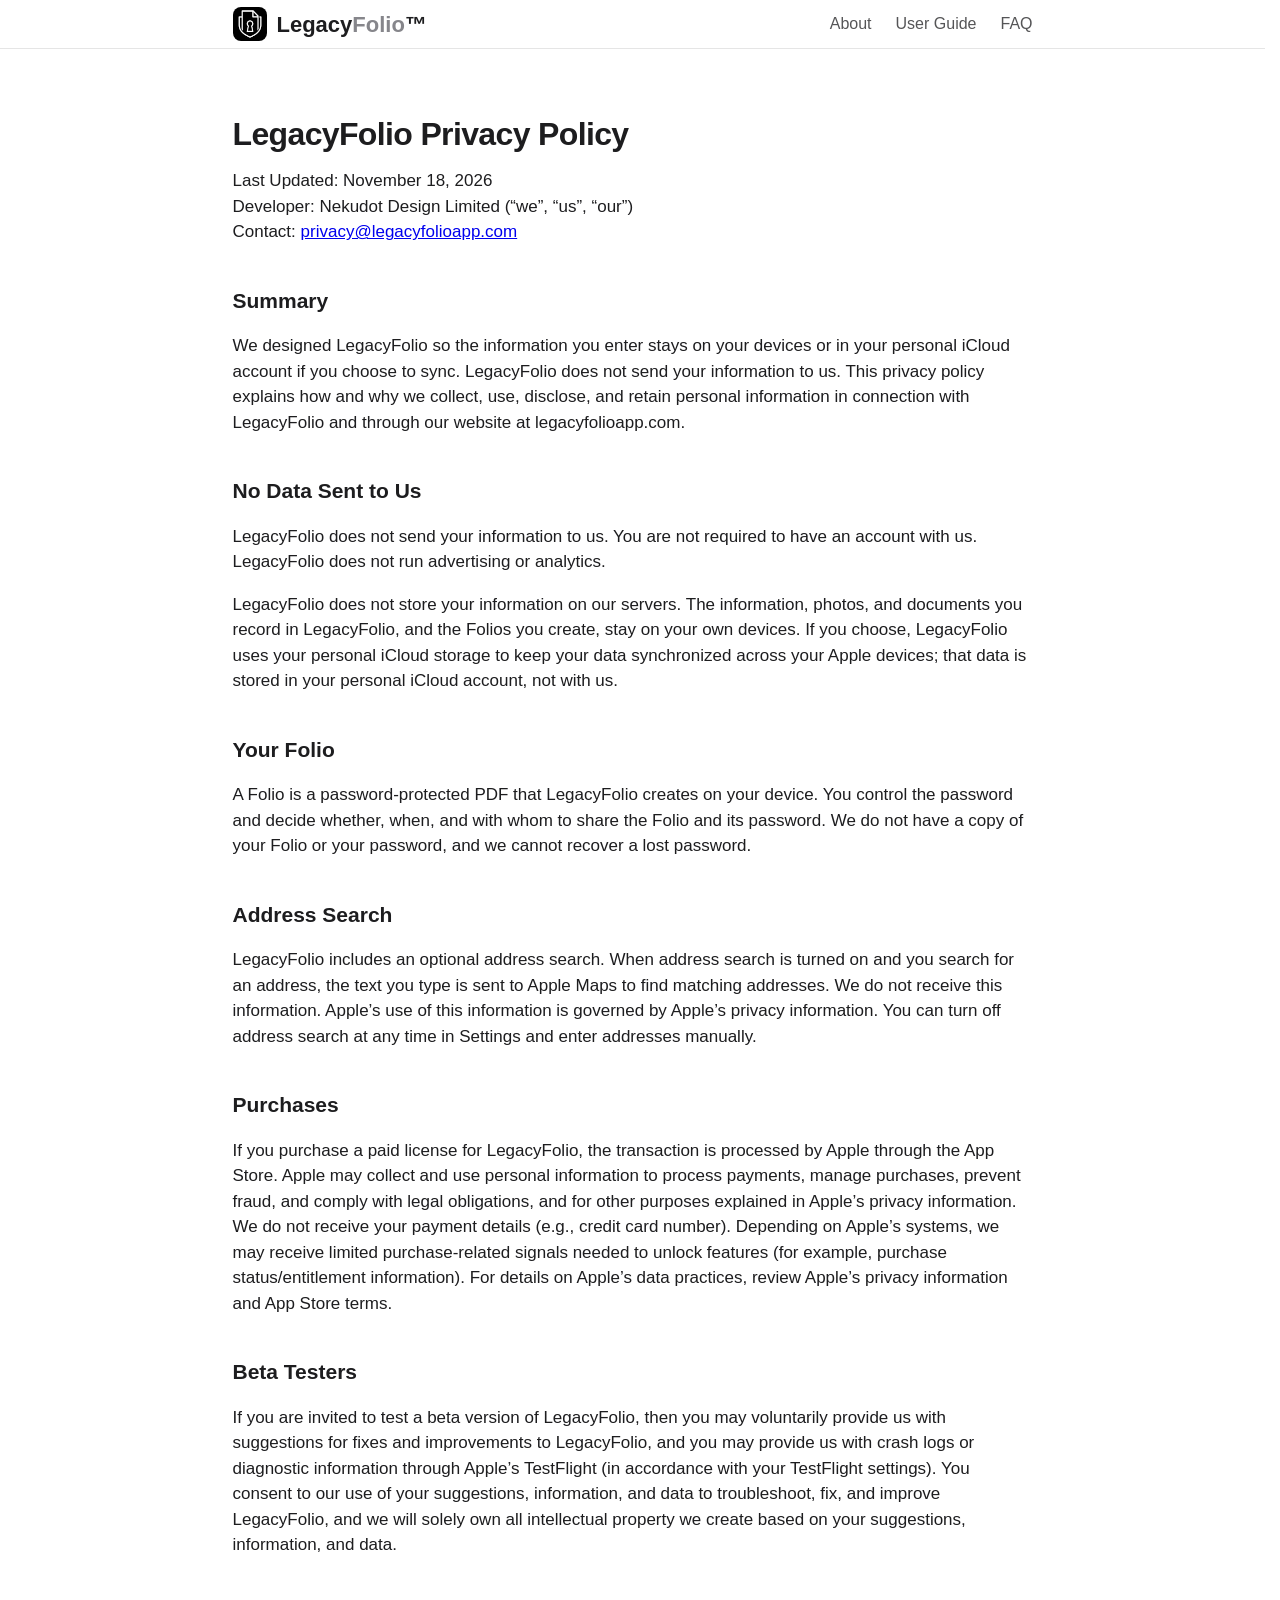
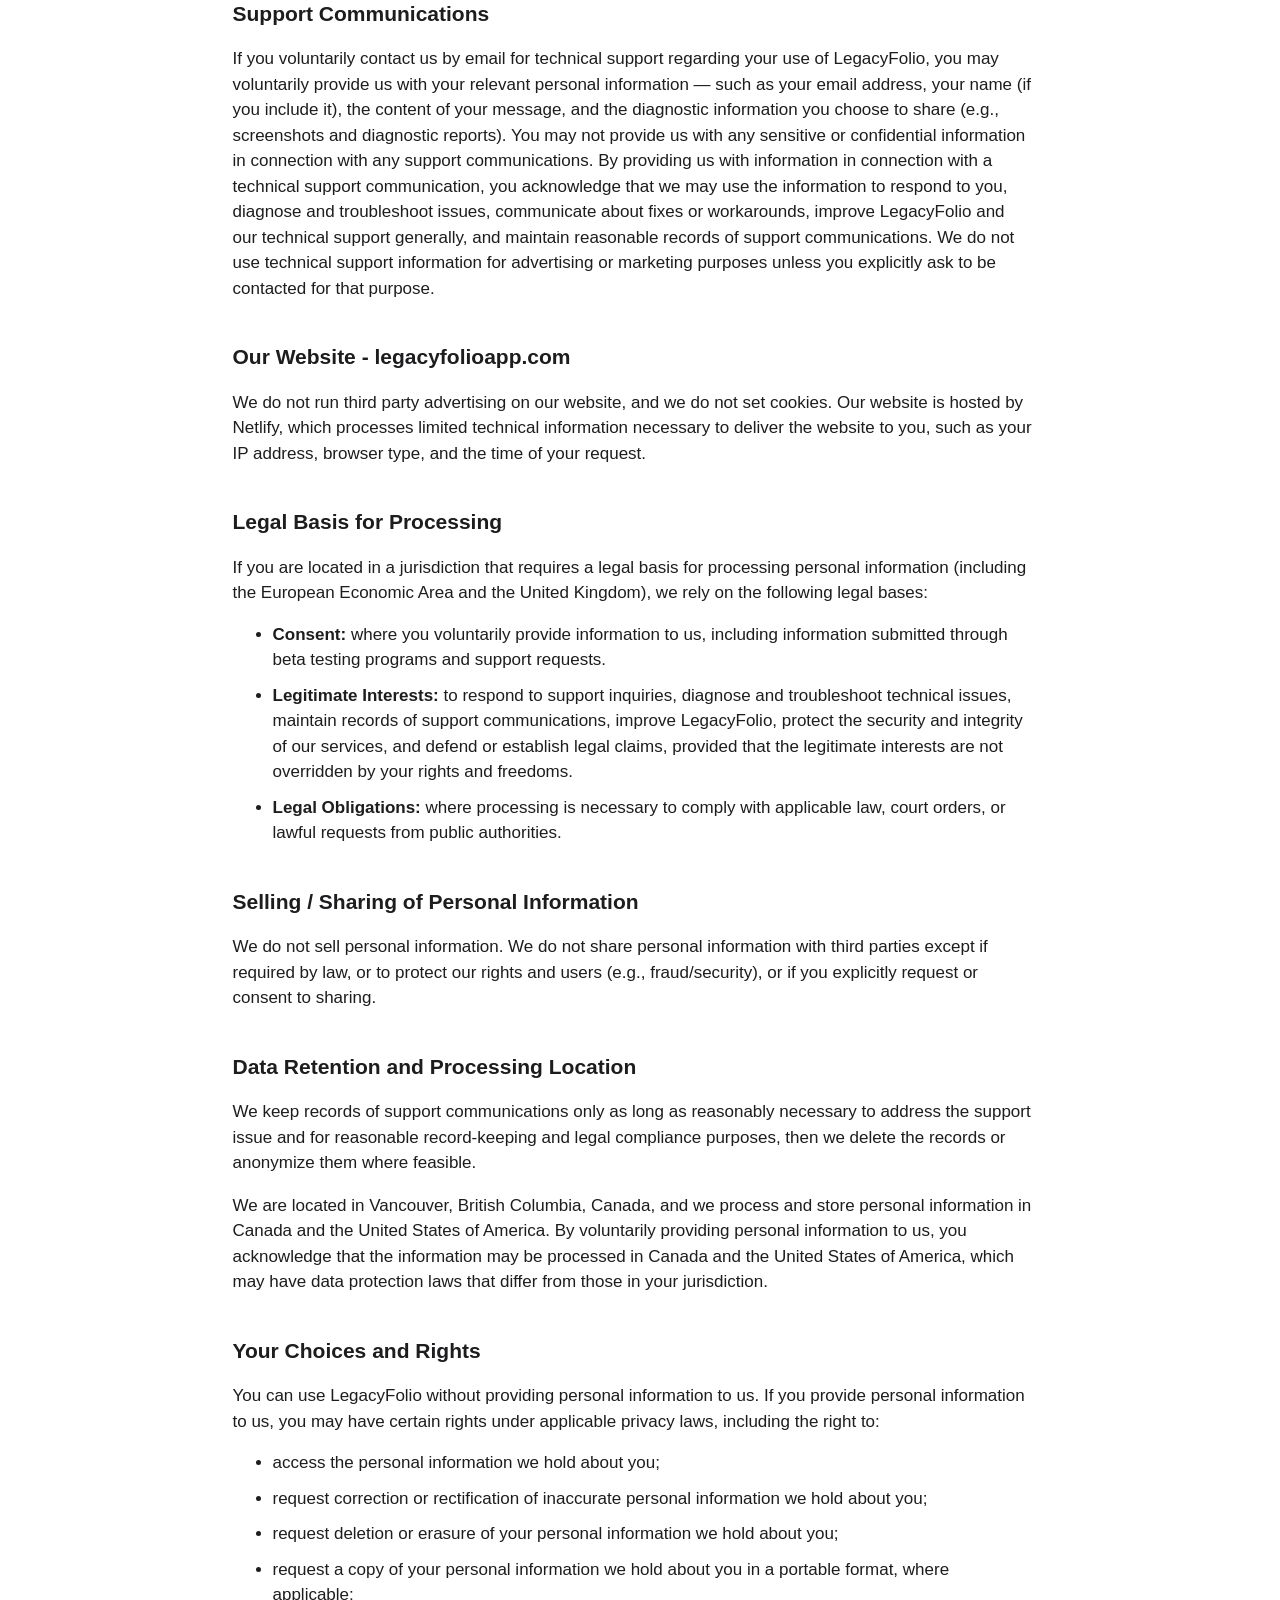
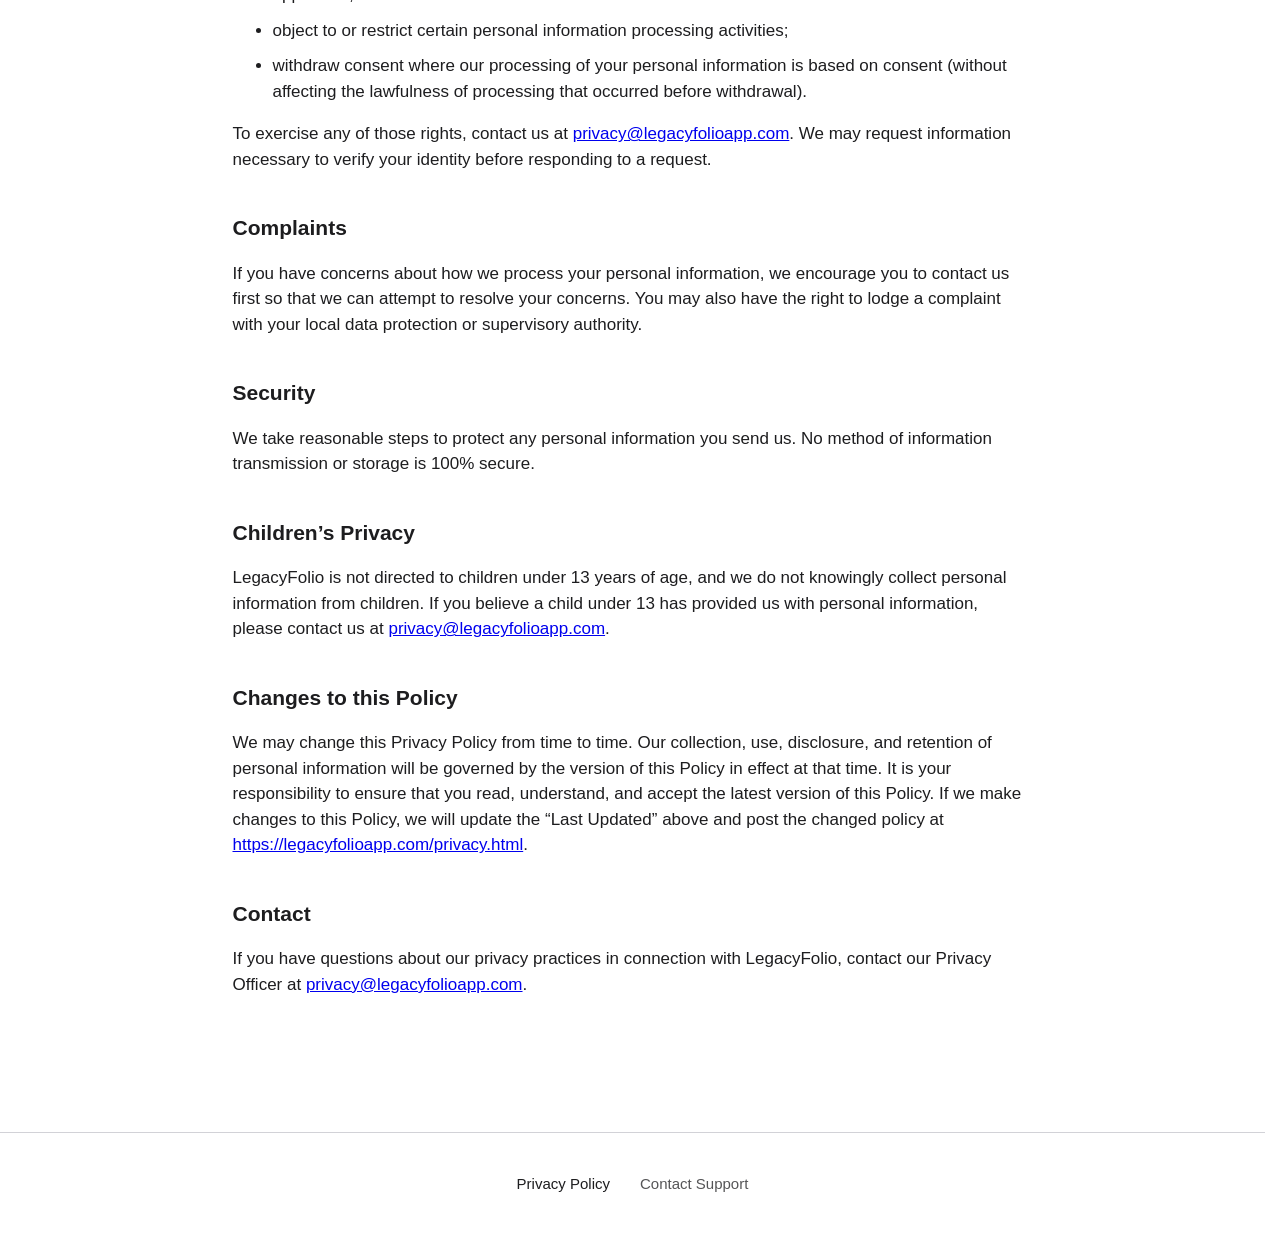
<file: privacy.html>
<!DOCTYPE html>
<html lang="en">
<head>
    <meta charset="UTF-8">
    <title>LegacyFolio | Privacy Policy</title>
    <link rel="canonical" href="https://legacyfolioapp.com/privacy.html">
    <meta name="description" content="LegacyFolio Privacy Policy. We prioritize your data security with local storage and private iCloud sync. No personal information is collected through the app.">
    <meta property="og:title" content="LegacyFolio | Privacy Policy">
    <meta property="og:description" content="Read about our commitment to your privacy and how LegacyFolio handles your data with local storage and private iCloud sync.">
    <meta property="og:image" content="https://legacyfolioapp.com/OGImage.jpeg">
    <meta property="og:image:width" content="1200">
    <meta property="og:image:height" content="630">
    <meta property="og:image:alt" content="LegacyFolio on a Mac, an iPad, and an iPhone, showing a will record.">
    <meta property="og:type" content="article">
    <meta property="og:site_name" content="LegacyFolio">
    <meta property="og:url" content="https://legacyfolioapp.com/privacy.html">
    <meta name="twitter:card" content="summary_large_image">
    <meta name="twitter:title" content="LegacyFolio | Privacy Policy">
    <meta name="twitter:description" content="Read about our commitment to your privacy and how LegacyFolio handles your data with local storage and private iCloud sync.">
    <meta name="twitter:image" content="https://legacyfolioapp.com/OGImage.jpeg">
    <meta name="twitter:image:alt" content="LegacyFolio on a Mac, an iPad, and an iPhone, showing a will record.">
    <link rel="icon" href="/favicon.ico" sizes="any">
    <link rel="icon" href="/favicon-96x96.png" type="image/png" sizes="96x96">
    <link rel="apple-touch-icon" href="/apple-touch-icon.png">
    <meta name="viewport" content="width=device-width, initial-scale=1.0">
    <meta name="color-scheme" content="light dark">
    <meta name="theme-color" content="#ffffff" media="(prefers-color-scheme: light)">
    <meta name="theme-color" content="#000000" media="(prefers-color-scheme: dark)">
    <link rel="stylesheet" href="shared.css">
    <style>
        body {
            font-family: var(--font-family);
            color: var(--text-main);
            background-color: #ffffff;
            line-height: 1.5;
            margin: 0;
            padding: 0;
            -webkit-font-smoothing: antialiased;
        }

        /* Nav, hamburger menu, and mobile overlay are in shared.css */

        :root { --content-width: 800px; }

        .container {
            max-width: 800px;
            margin: 0 auto;
            padding: 40px 20px;
        }

        h1 { font-size: 32px; font-weight: 700; margin-bottom: 10px; letter-spacing: -0.02em; }
        h2 { font-size: 21px; font-weight: 600; margin-top: 40px; margin-bottom: 15px; }
        p { margin-bottom: 15px; font-size: 17px; color: var(--text-main); }
        li { margin-bottom: 10px; font-size: 17px; }

        .meta { color: var(--text-main); margin-bottom: 40px; font-size: 17px; }

        footer {
            margin-top: 80px;
            border-top: 1px solid var(--border-color);
            padding: 40px 10%;
            text-align: center;
        }

        .footer-nav {
            display: flex;
            justify-content: center;
            gap: 30px;
        }

        /* .footer-nav a link styling is in shared.css */

        /* Mobile: page-specific footer-nav layout only (nav overlay is in shared.css) */
        @media (max-width: 768px) {
            .footer-nav {
                gap: 15px;
            }
        }

        /* Color variables and nav dark styling are in shared.css */
        @media (prefers-color-scheme: dark) {
            body {
                background-color: #000000;
            }
        }
    </style>
</head>
<body>

    <nav>
        <a href="index.html" class="logo-container">
            <img src="AppIcon.webp" alt="" class="logo-img">
            <span>Legacy<span class="logo-folio">Folio</span>™</span>
        </a>

        <button class="menu-toggle" id="menu-toggle" aria-label="Toggle navigation" aria-expanded="false" aria-controls="nav-links">
            <span class="hamburger-bar"></span>
            <span class="hamburger-bar"></span>
            <span class="hamburger-bar"></span>
        </button>

        <div class="nav-links" id="nav-links">
            <a href="about.html">About</a>
            <a href="manual.html">User Guide</a>
            <a href="faq.html">FAQ</a>
        </div>
    </nav>

    <div class="container">
        <main>
            <h1>LegacyFolio Privacy Policy</h1>

            <div class="meta">
                Last Updated: November 18, 2026<br>
                Developer: Nekudot Design Limited (“we”, “us”, “our”)<br>
                Contact: <a href="mailto:privacy@legacyfolioapp.com">privacy@legacyfolioapp.com</a>
            </div>

            <h2>Summary</h2>
            <p>We designed LegacyFolio so the information you enter stays on your devices or in your personal iCloud account if you choose to sync. LegacyFolio does not send your information to us. This privacy policy explains how and why we collect, use, disclose, and retain personal information in connection with LegacyFolio and through our website at legacyfolioapp.com.</p>

            <h2>No Data Sent to Us</h2>
            <p>LegacyFolio does not send your information to us. You are not required to have an account with us. LegacyFolio does not run advertising or analytics.</p>
            <p>LegacyFolio does not store your information on our servers. The information, photos, and documents you record in LegacyFolio, and the Folios you create, stay on your own devices. If you choose, LegacyFolio uses your personal iCloud storage to keep your data synchronized across your Apple devices; that data is stored in your personal iCloud account, not with us.</p>

            <h2>Your Folio</h2>
            <p>A Folio is a password-protected PDF that LegacyFolio creates on your device. You control the password and decide whether, when, and with whom to share the Folio and its password. We do not have a copy of your Folio or your password, and we cannot recover a lost password.</p>

            <h2>Address Search</h2>
            <p>LegacyFolio includes an optional address search. When address search is turned on and you search for an address, the text you type is sent to Apple Maps to find matching addresses. We do not receive this information. Apple’s use of this information is governed by Apple’s privacy information. You can turn off address search at any time in Settings and enter addresses manually.</p>

            <h2>Purchases</h2>
            <p>If you purchase a paid license for LegacyFolio, the transaction is processed by Apple through the App Store. Apple may collect and use personal information to process payments, manage purchases, prevent fraud, and comply with legal obligations, and for other purposes explained in Apple’s privacy information. We do not receive your payment details (e.g., credit card number). Depending on Apple’s systems, we may receive limited purchase-related signals needed to unlock features (for example, purchase status/entitlement information). For details on Apple’s data practices, review Apple’s privacy information and App Store terms.</p>

            <h2>Beta Testers</h2>
            <p>If you are invited to test a beta version of LegacyFolio, then you may voluntarily provide us with suggestions for fixes and improvements to LegacyFolio, and you may provide us with crash logs or diagnostic information through Apple’s TestFlight (in accordance with your TestFlight settings). You consent to our use of your suggestions, information, and data to troubleshoot, fix, and improve LegacyFolio, and we will solely own all intellectual property we create based on your suggestions, information, and data.</p>

            <h2>Support Communications</h2>
            <p>If you voluntarily contact us by email for technical support regarding your use of LegacyFolio, you may voluntarily provide us with your relevant personal information — such as your email address, your name (if you include it), the content of your message, and the diagnostic information you choose to share (e.g., screenshots and diagnostic reports). You may not provide us with any sensitive or confidential information in connection with any support communications. By providing us with information in connection with a technical support communication, you acknowledge that we may use the information to respond to you, diagnose and troubleshoot issues, communicate about fixes or workarounds, improve LegacyFolio and our technical support generally, and maintain reasonable records of support communications. We do not use technical support information for advertising or marketing purposes unless you explicitly ask to be contacted for that purpose.</p>

            <h2>Our Website - legacyfolioapp.com</h2>
            <p>We do not run third party advertising on our website, and we do not set cookies. Our website is hosted by Netlify, which processes limited technical information necessary to deliver the website to you, such as your IP address, browser type, and the time of your request.</p>

            <h2>Legal Basis for Processing</h2>
            <p>If you are located in a jurisdiction that requires a legal basis for processing personal information (including the European Economic Area and the United Kingdom), we rely on the following legal bases:</p>
            <ul>
                <li><strong>Consent:</strong> where you voluntarily provide information to us, including information submitted through beta testing programs and support requests.</li>
                <li><strong>Legitimate Interests:</strong> to respond to support inquiries, diagnose and troubleshoot technical issues, maintain records of support communications, improve LegacyFolio, protect the security and integrity of our services, and defend or establish legal claims, provided that the legitimate interests are not overridden by your rights and freedoms.</li>
                <li><strong>Legal Obligations:</strong> where processing is necessary to comply with applicable law, court orders, or lawful requests from public authorities.</li>
            </ul>

            <h2>Selling / Sharing of Personal Information</h2>
            <p>We do not sell personal information. We do not share personal information with third parties except if required by law, or to protect our rights and users (e.g., fraud/security), or if you explicitly request or consent to sharing.</p>

            <h2>Data Retention and Processing Location</h2>
            <p>We keep records of support communications only as long as reasonably necessary to address the support issue and for reasonable record-keeping and legal compliance purposes, then we delete the records or anonymize them where feasible.</p>
            <p>We are located in Vancouver, British Columbia, Canada, and we process and store personal information in Canada and the United States of America. By voluntarily providing personal information to us, you acknowledge that the information may be processed in Canada and the United States of America, which may have data protection laws that differ from those in your jurisdiction.</p>

            <h2>Your Choices and Rights</h2>
            <p>You can use LegacyFolio without providing personal information to us. If you provide personal information to us, you may have certain rights under applicable privacy laws, including the right to:</p>
            <ul>
                <li>access the personal information we hold about you;</li>
                <li>request correction or rectification of inaccurate personal information we hold about you;</li>
                <li>request deletion or erasure of your personal information we hold about you;</li>
                <li>request a copy of your personal information we hold about you in a portable format, where applicable;</li>
                <li>object to or restrict certain personal information processing activities;</li>
                <li>withdraw consent where our processing of your personal information is based on consent (without affecting the lawfulness of processing that occurred before withdrawal).</li>
            </ul>
            <p>To exercise any of those rights, contact us at <a href="mailto:privacy@legacyfolioapp.com">privacy@legacyfolioapp.com</a>. We may request information necessary to verify your identity before responding to a request.</p>

            <h2>Complaints</h2>
            <p>If you have concerns about how we process your personal information, we encourage you to contact us first so that we can attempt to resolve your concerns. You may also have the right to lodge a complaint with your local data protection or supervisory authority.</p>

            <h2>Security</h2>
            <p>We take reasonable steps to protect any personal information you send us. No method of information transmission or storage is 100% secure.</p>

            <h2>Children’s Privacy</h2>
            <p>LegacyFolio is not directed to children under 13 years of age, and we do not knowingly collect personal information from children. If you believe a child under 13 has provided us with personal information, please contact us at <a href="mailto:privacy@legacyfolioapp.com">privacy@legacyfolioapp.com</a>.</p>

            <h2>Changes to this Policy</h2>
            <p>We may change this Privacy Policy from time to time. Our collection, use, disclosure, and retention of personal information will be governed by the version of this Policy in effect at that time. It is your responsibility to ensure that you read, understand, and accept the latest version of this Policy. If we make changes to this Policy, we will update the “Last Updated” above and post the changed policy at <a href="https://legacyfolioapp.com/privacy.html">https://legacyfolioapp.com/privacy.html</a>.</p>

            <h2>Contact</h2>
            <p>If you have questions about our privacy practices in connection with LegacyFolio, contact our Privacy Officer at <a href="mailto:privacy@legacyfolioapp.com">privacy@legacyfolioapp.com</a>.</p>
        </main>
    </div>

    <footer>
        <div class="footer-nav">
            <a href="privacy.html" class="current" aria-current="page">Privacy Policy</a>
            <a href="mailto:support@legacyfolioapp.com?subject=LegacyFolio%20Support%20Request">Contact Support</a>
        </div>
    </footer>

    <script src="nav.js"></script>
</body>
</html>
</file>
<file: shared.css>
/* ==========================================
   LegacyFolio — Shared Site CSS
   Nav, hamburger menu, mobile overlay, and
   color variables used on every page.
   Page-specific layout stays in each page's
   own inline <style> block.
   ========================================== */

html {
    scrollbar-gutter: stable;
}

/* Used by nav.js and script.js to lock background scroll while an
   overlay (mobile menu / lightbox) is open, instead of inline styles. */
body.scroll-locked {
    overflow: hidden;
}

:root {
    --apple-blue: #0071e3;
    --text-main: #1d1d1f;
    --text-secondary: #86868b;
    --bg-light: #f5f5f7;
    --border-color: #d2d2d7;
    /* Header gutters track each page's content column. Pages override
       --content-width (and --gutter) in their own <style> block. */
    --content-width: 800px;
    --gutter: 20px;
    --nav-pad: max(var(--gutter), calc((100% - var(--content-width)) / 2));
    --font-family: -apple-system, BlinkMacSystemFont, "SF Pro Text", "SF Pro Icons", "Helvetica Neue", Helvetica, Arial, sans-serif;
}

/* Navigation */
nav {
    display: flex;
    justify-content: space-between;
    align-items: center;
    padding: 0 var(--nav-pad);
    height: 48px;
    background: rgba(255, 255, 255, 0.8);
    backdrop-filter: blur(20px);
    -webkit-backdrop-filter: blur(20px);
    position: sticky;
    top: 0;
    z-index: 1000;
    border-bottom: 1px solid rgba(0,0,0,0.1);
    /* Same text spacing on every page, whatever the page body sets */
    letter-spacing: normal;
    line-height: 1.5;
}

.logo-container {
    display: flex;
    align-items: center;
    gap: 10px;
    text-decoration: none;
    color: var(--text-main);
    font-weight: 600;
    font-size: 22px;
    transition: opacity 0.2s ease;
}

.logo-container:hover {
    opacity: 0.7;
    text-decoration: none;
}

.logo-img {
    width: 34px;
    height: 34px;
    border-radius: 8px;
    object-fit: cover;
}

/* Desktop Navigation Links */
.nav-links {
    display: flex;
    gap: 24px;
}

.nav-links a {
    text-decoration: none;
    color: var(--text-main);
    font-size: 16px;
    font-weight: 500;
    opacity: 0.75; /* Mutes inactive links */
    transition: opacity 0.2s ease;
}

/* Light up links on hover or if it is the current page */
.nav-links a:hover,
.nav-links a.current {
    opacity: 1;
    text-decoration: none;
}

/* Hamburger Menu Toggle Button */
.menu-toggle {
    display: none;
    flex-direction: column;
    justify-content: space-between;
    width: 22px;
    height: 16px;
    background: transparent;
    border: none;
    cursor: pointer;
    padding: 0;
    z-index: 1001;
}

.hamburger-bar {
    width: 100%;
    height: 2px;
    background-color: var(--text-main);
    transition: transform 0.25s ease, opacity 0.25s ease;
    transform-origin: left center;
}

/* Mobile Responsive Navigation Overlay */
@media (max-width: 768px) {
    .menu-toggle {
        display: flex;
    }

    .nav-links {
        display: flex;
        flex-direction: column;
        gap: 0;
        position: fixed;
        top: 48px;
        left: 0;
        width: 100%;
        height: 0;
        background-color: #ffffff;
        opacity: 0;
        visibility: hidden;
        overflow: hidden;
        transition: height 0.3s ease, opacity 0.3s ease, visibility 0.3s ease;
    }

    .nav-links a {
        width: 100%;
        padding: 20px var(--nav-pad);
        font-size: 18px;
        font-weight: 500;
        border-bottom: 1px solid var(--border-color);
        box-sizing: border-box;
    }

    .nav-links.active {
        height: calc(100vh - 48px);
        height: calc(100dvh - 48px);
        opacity: 1;
        visibility: visible;
    }

    /* Morph bars into an 'X' symbol */
    .menu-toggle.open .hamburger-bar:nth-child(1) {
        transform: rotate(45deg) translate(1px, -1px);
    }
    .menu-toggle.open .hamburger-bar:nth-child(2) {
        opacity: 0;
        transform: scaleX(0);
    }
    .menu-toggle.open .hamburger-bar:nth-child(3) {
        transform: rotate(-45deg) translate(1px, 1px);
    }
}

/* Shared footer link styling (layout/spacing of the footer container
   stays page-specific, since footer structure differs by page) */
.footer-nav a {
    text-decoration: none;
    color: var(--text-main);
    font-size: 15px;
    font-weight: 400;
    opacity: 0.75;
    transition: opacity 0.2s ease;
}

.footer-nav a:hover,
.footer-nav a.current {
    opacity: 1;
    text-decoration: none;
}

/* Native Dark Mode Support */
@media (prefers-color-scheme: dark) {
    :root {
        --apple-blue: #2997ff;
        --text-main: #f5f5f7;
        --text-secondary: #86868b;
        --bg-light: #1c1c1e;
        --border-color: #424245;
    }

    nav {
        background: rgba(0, 0, 0, 0.8);
        border-bottom: 1px solid rgba(255, 255, 255, 0.1);
    }
}

@media (prefers-color-scheme: dark) and (max-width: 768px) {
    .nav-links {
        background-color: #000000;
    }
    .nav-links a {
        border-bottom: 1px solid rgba(255, 255, 255, 0.1);
    }
}

/* Nav logo: "Folio" in grey */
.logo-folio {
    color: var(--text-secondary);
}
</file>
